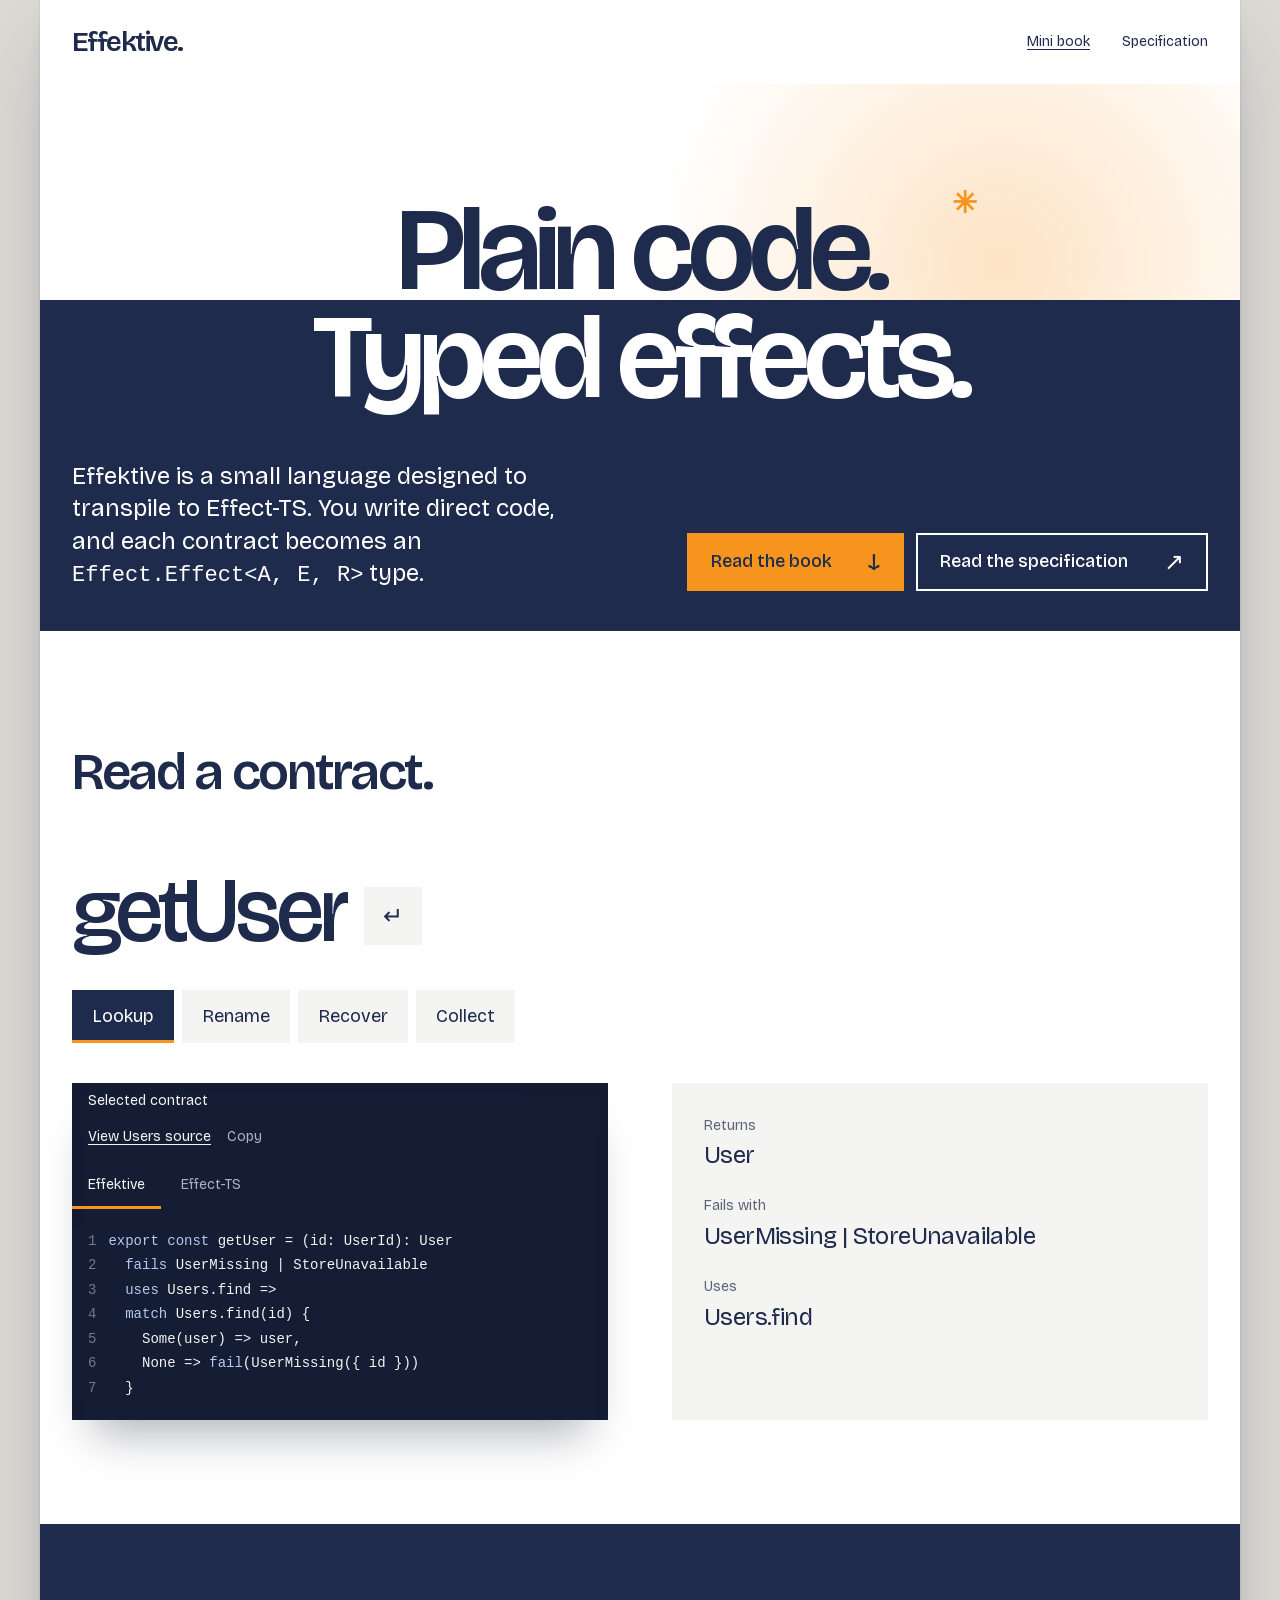
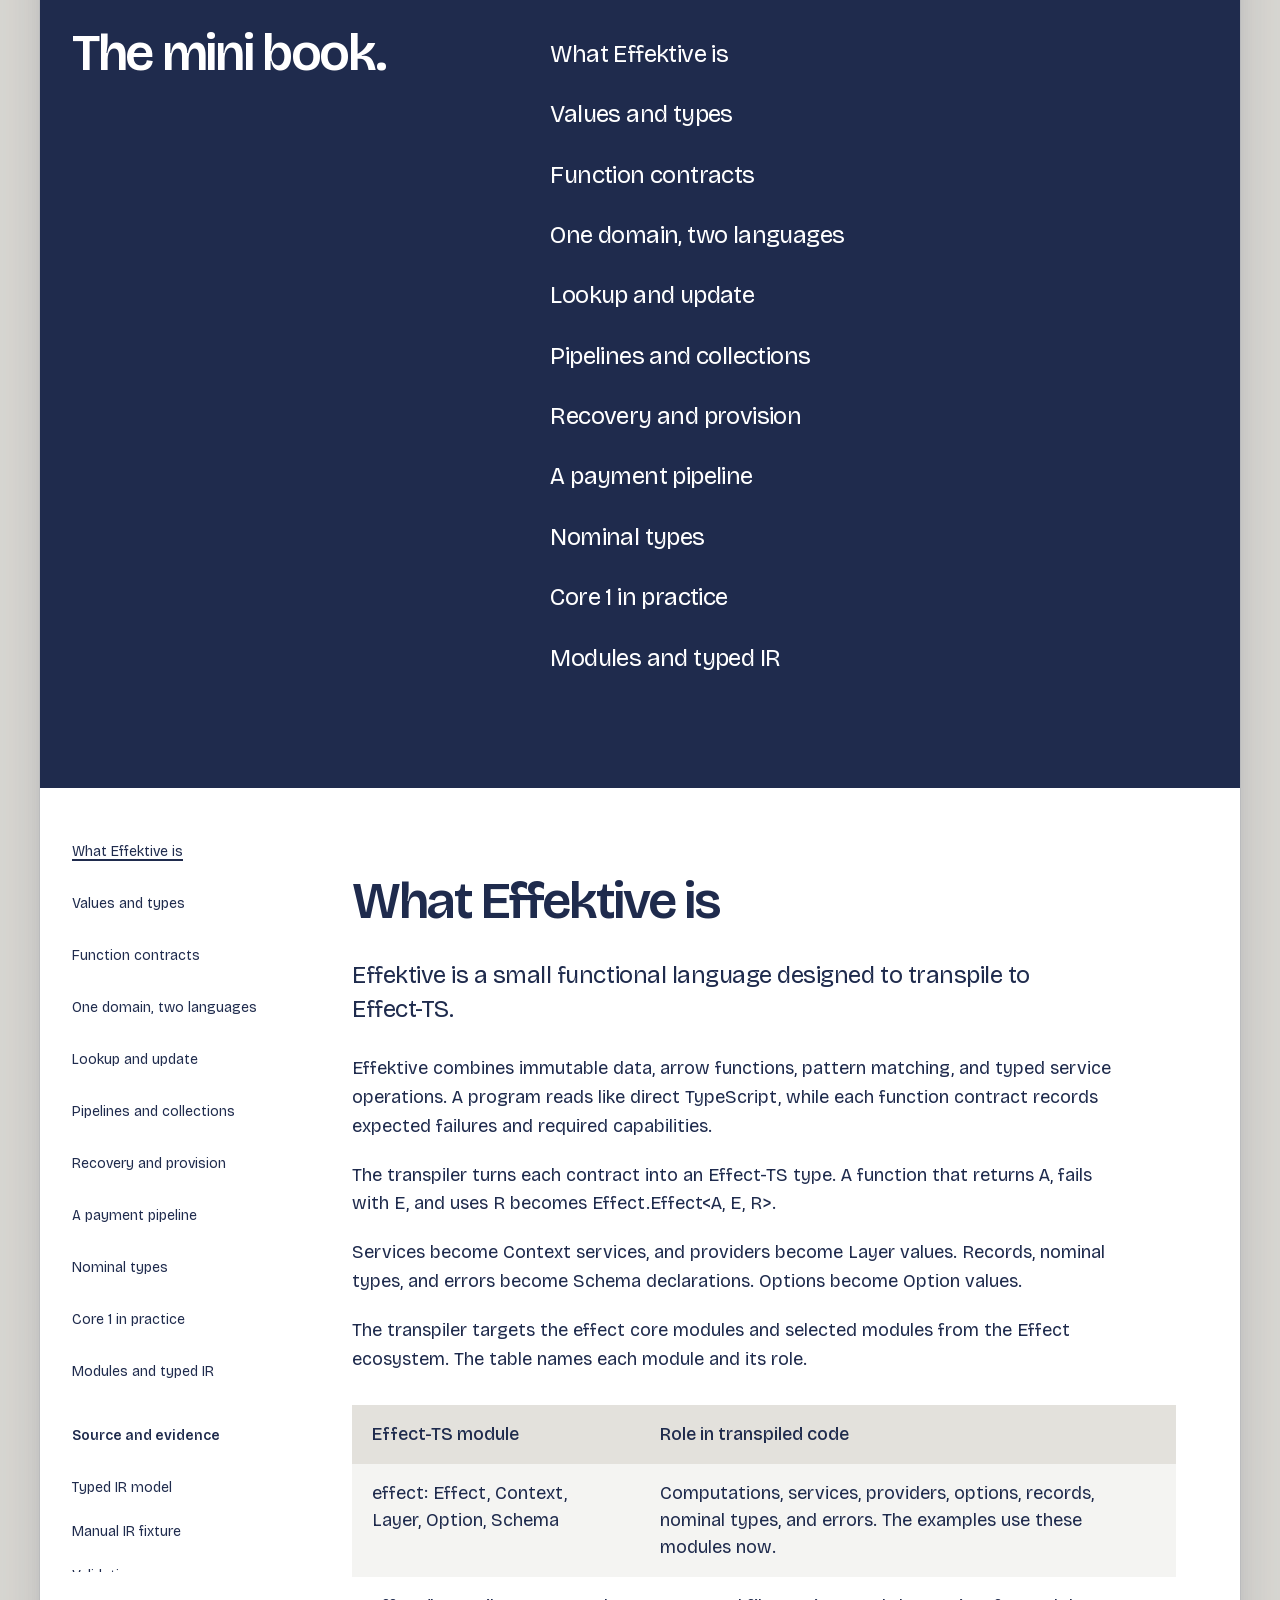
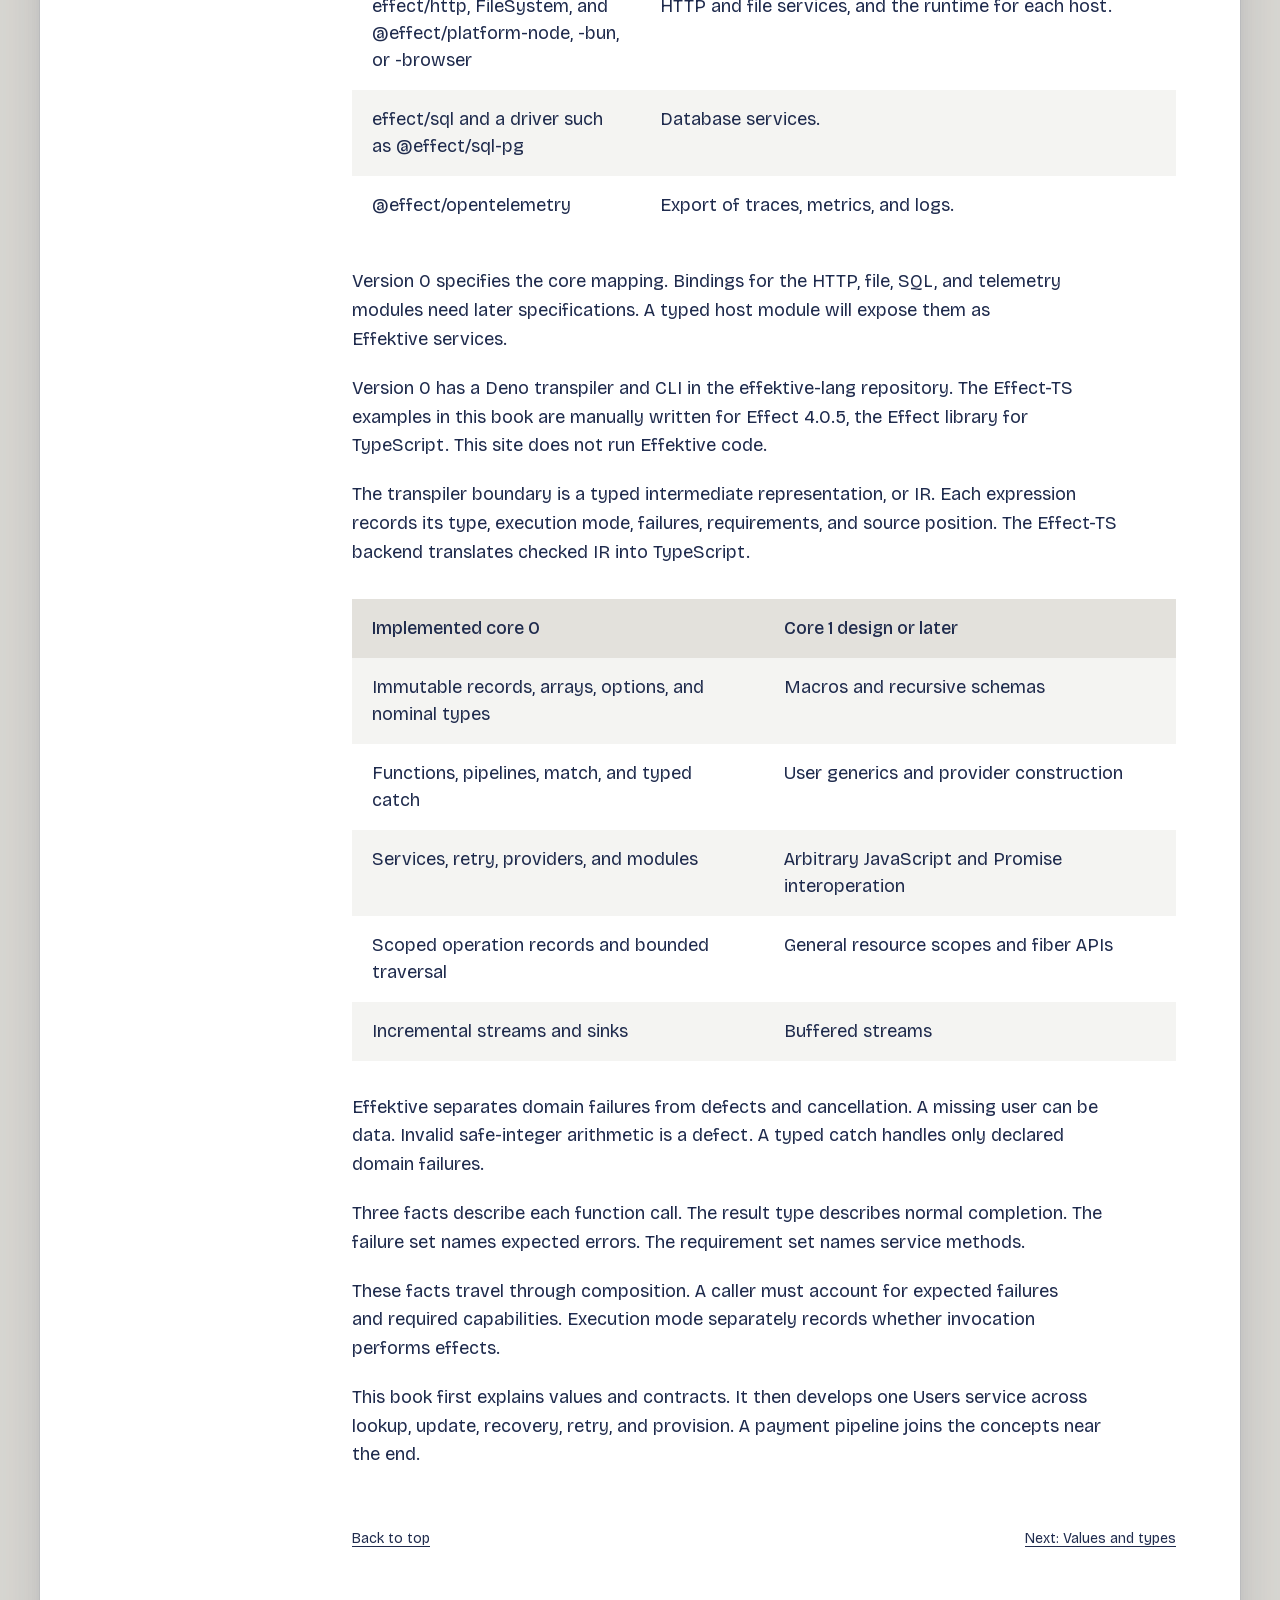
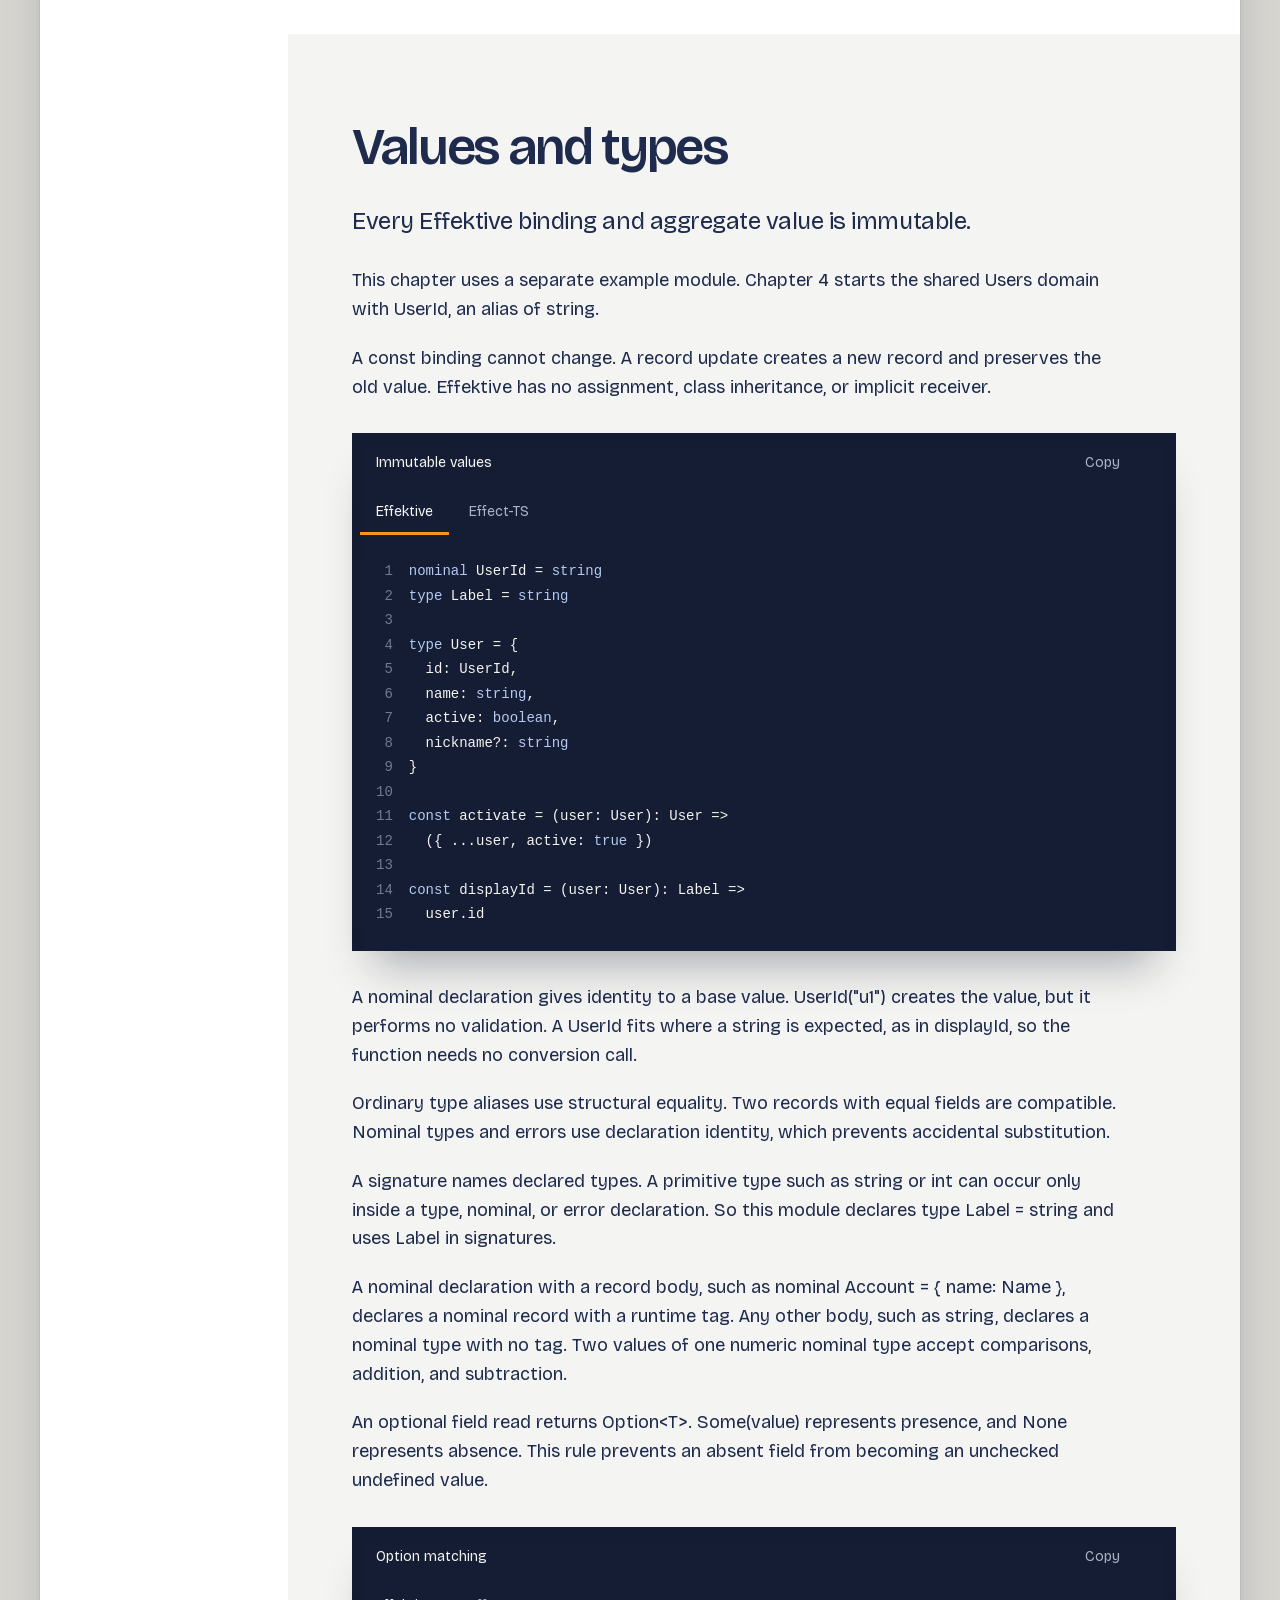
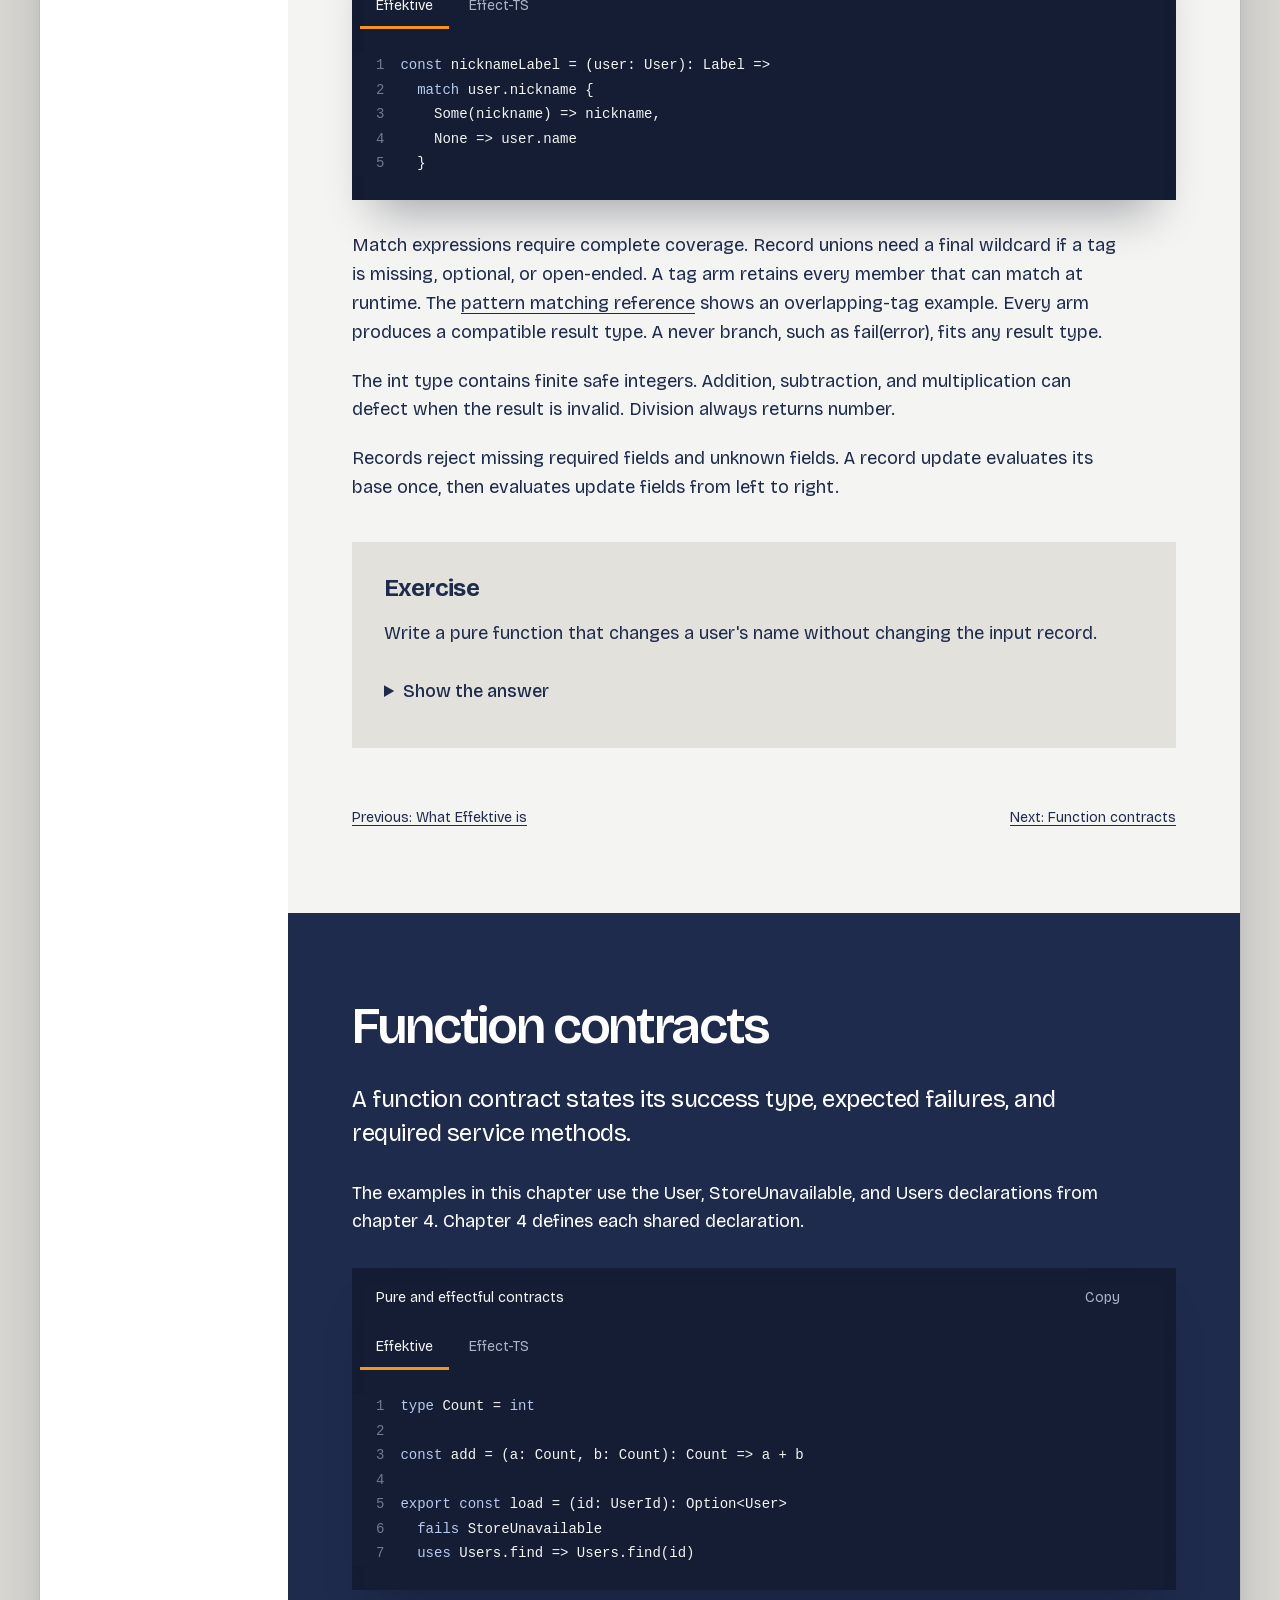
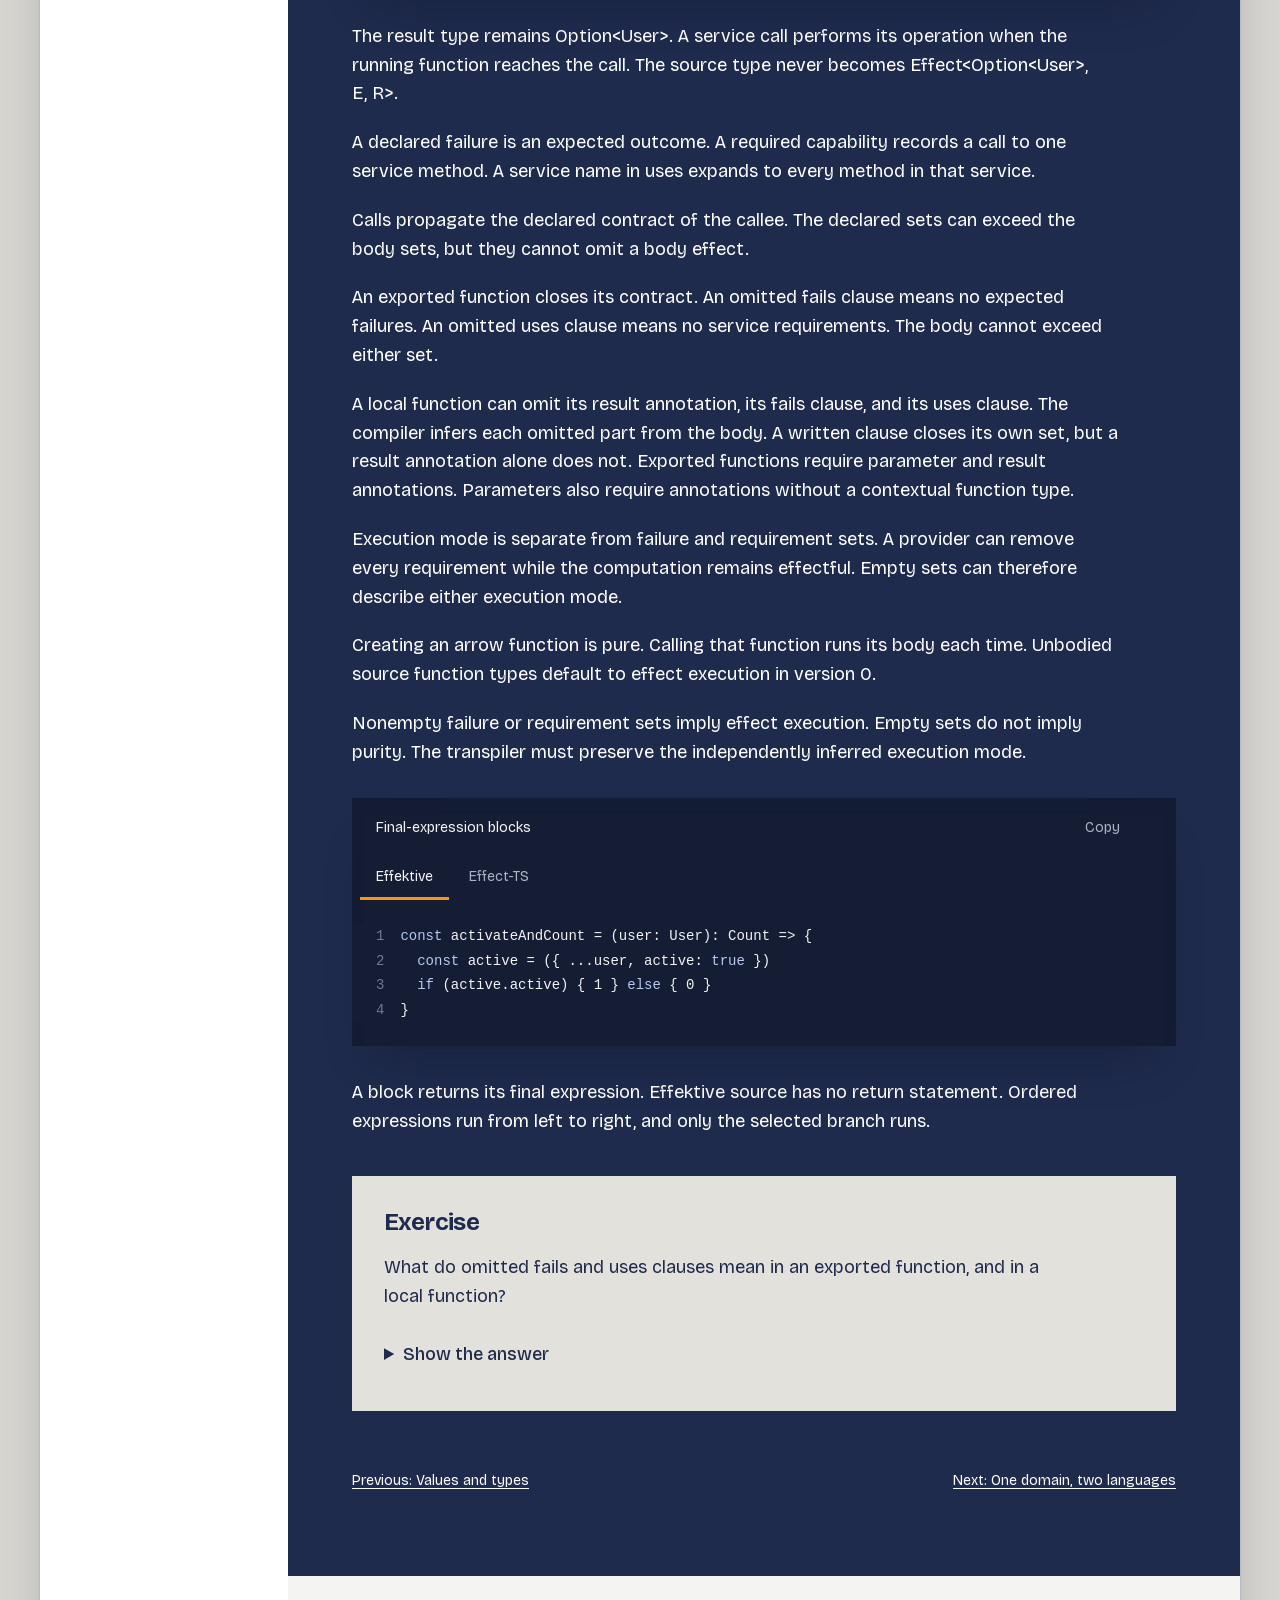
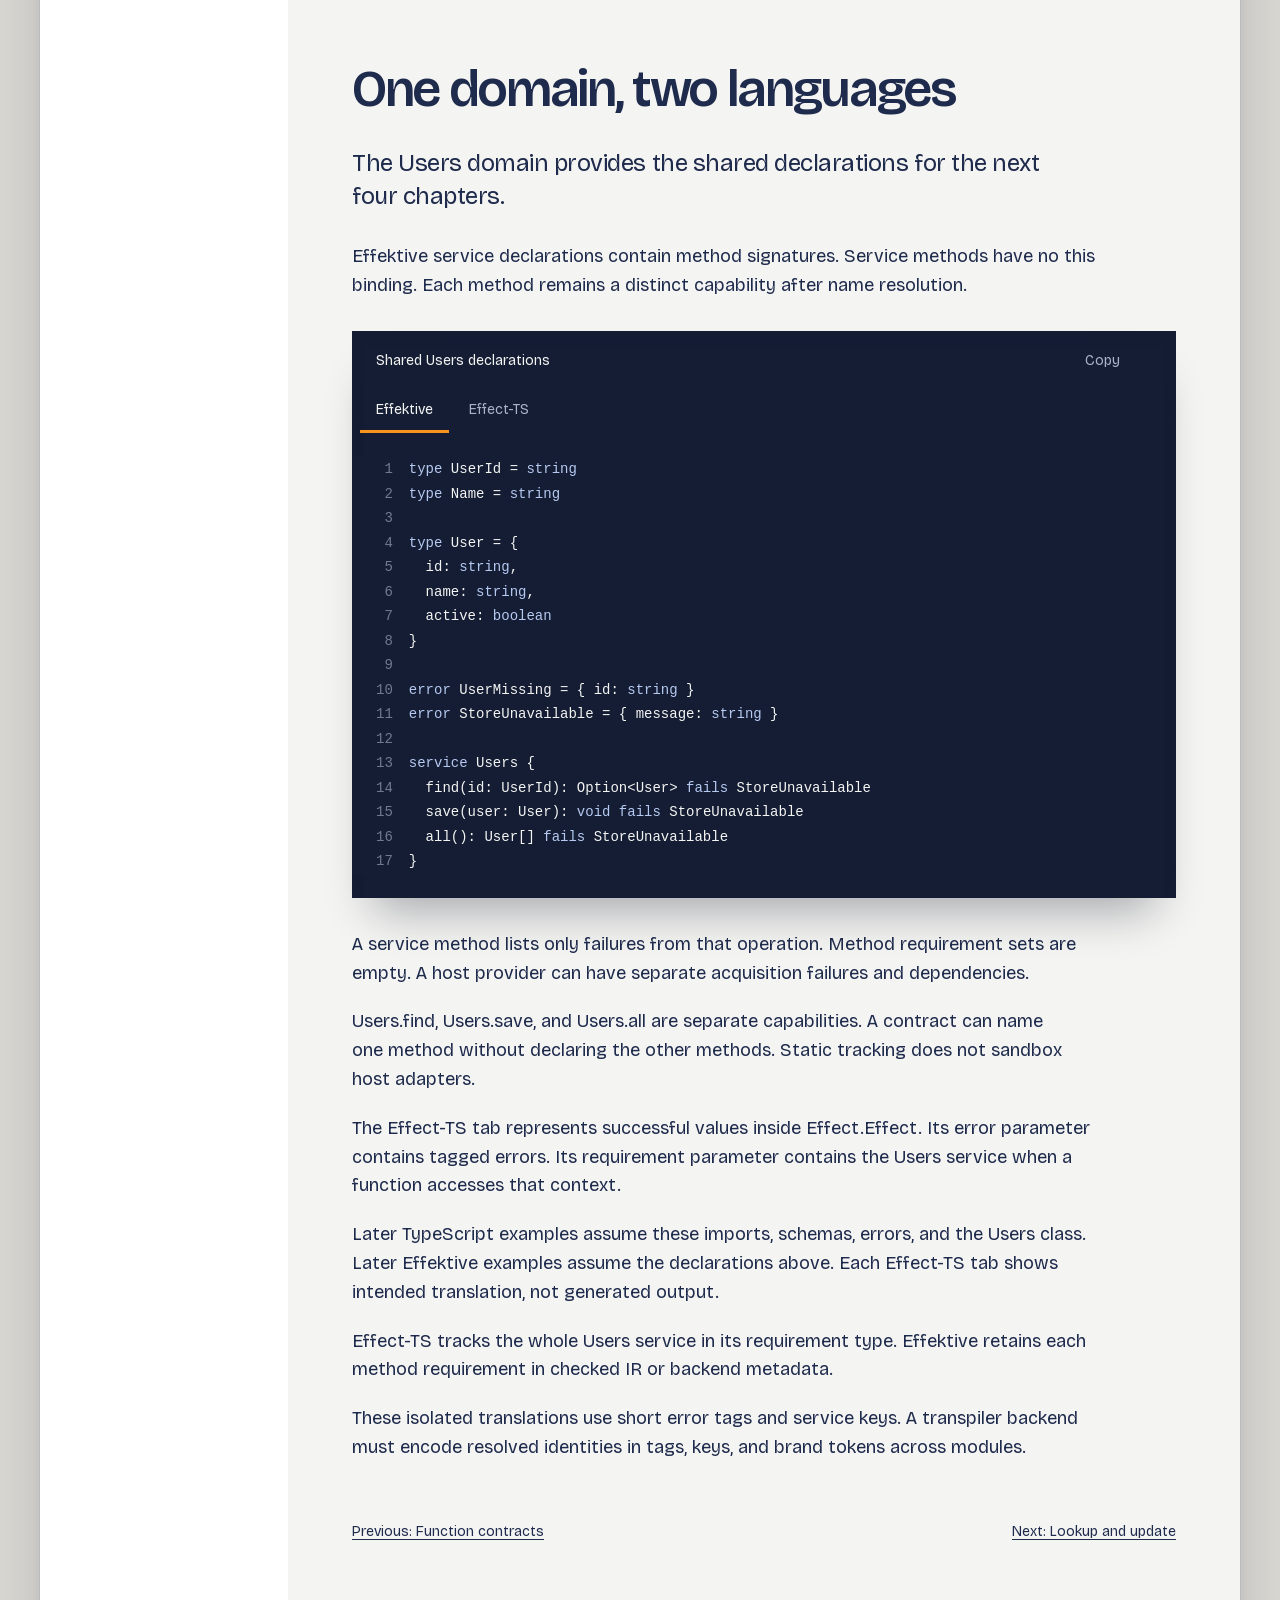
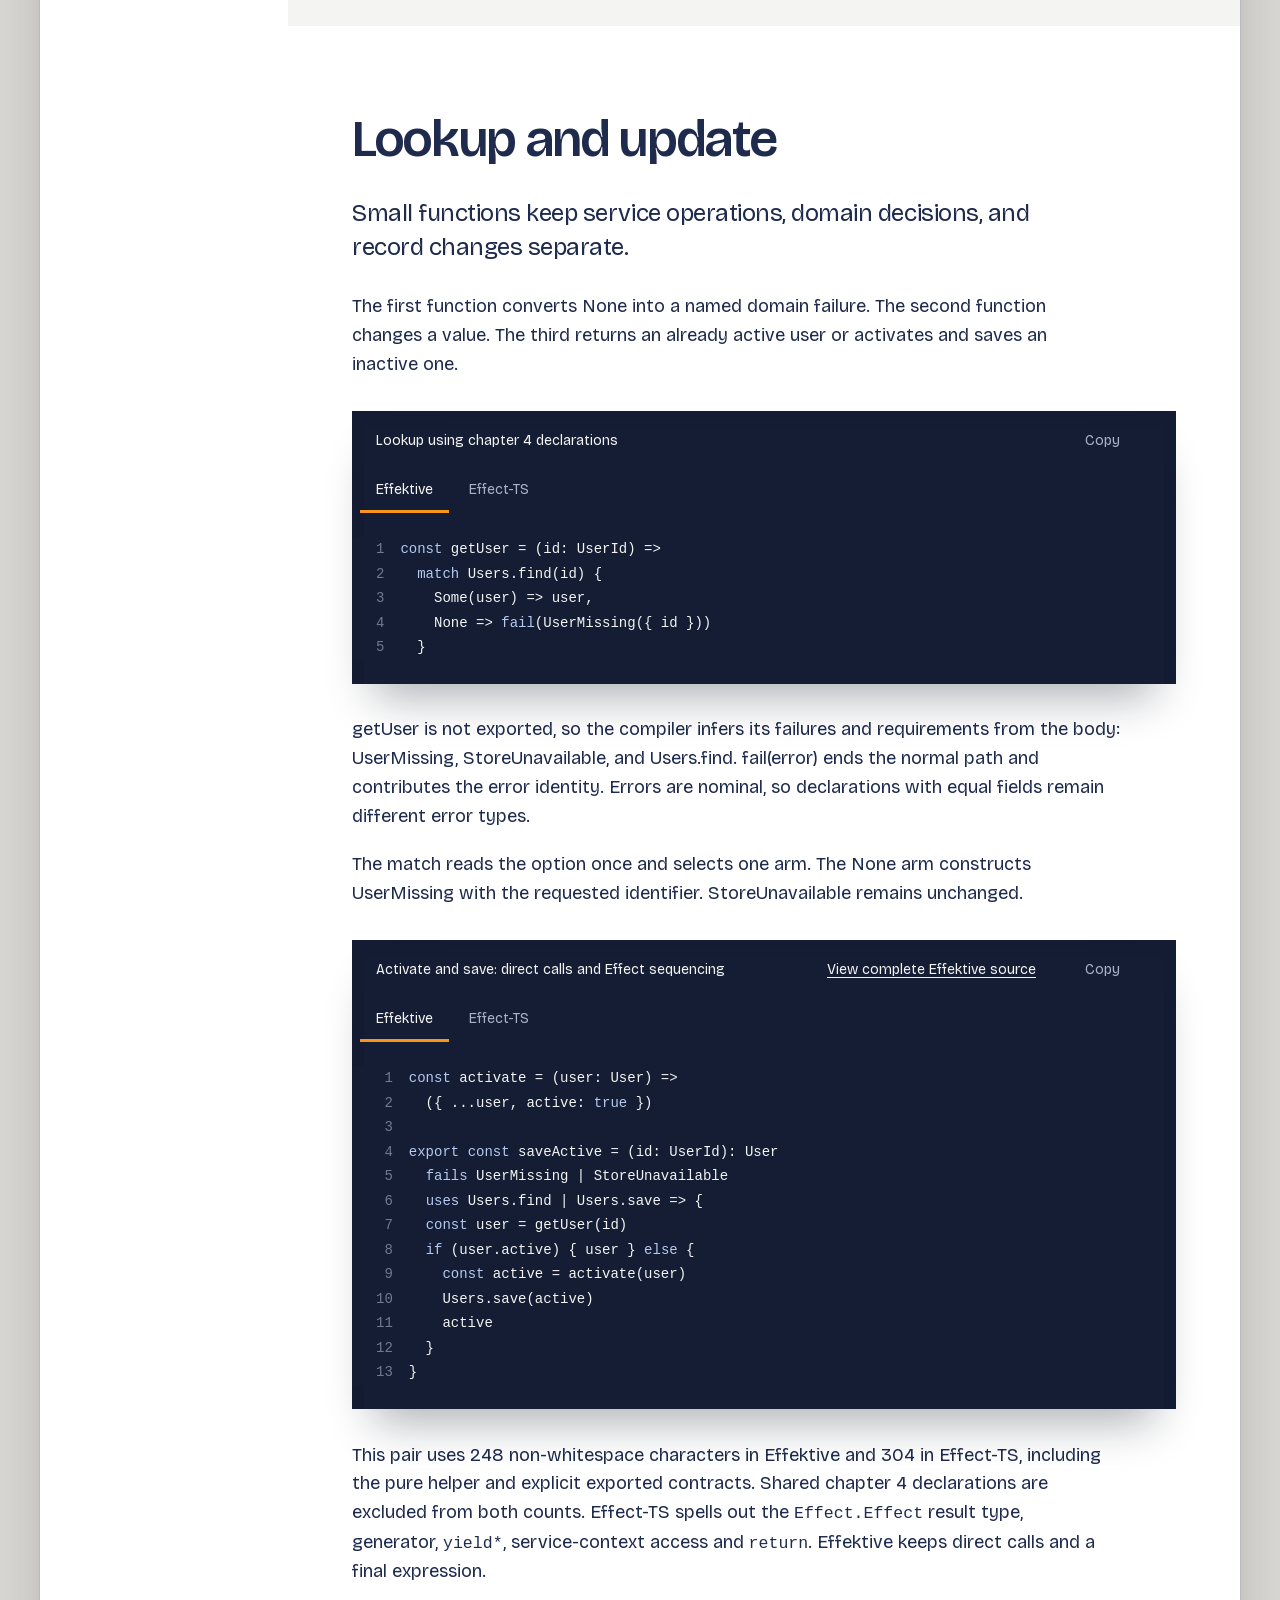
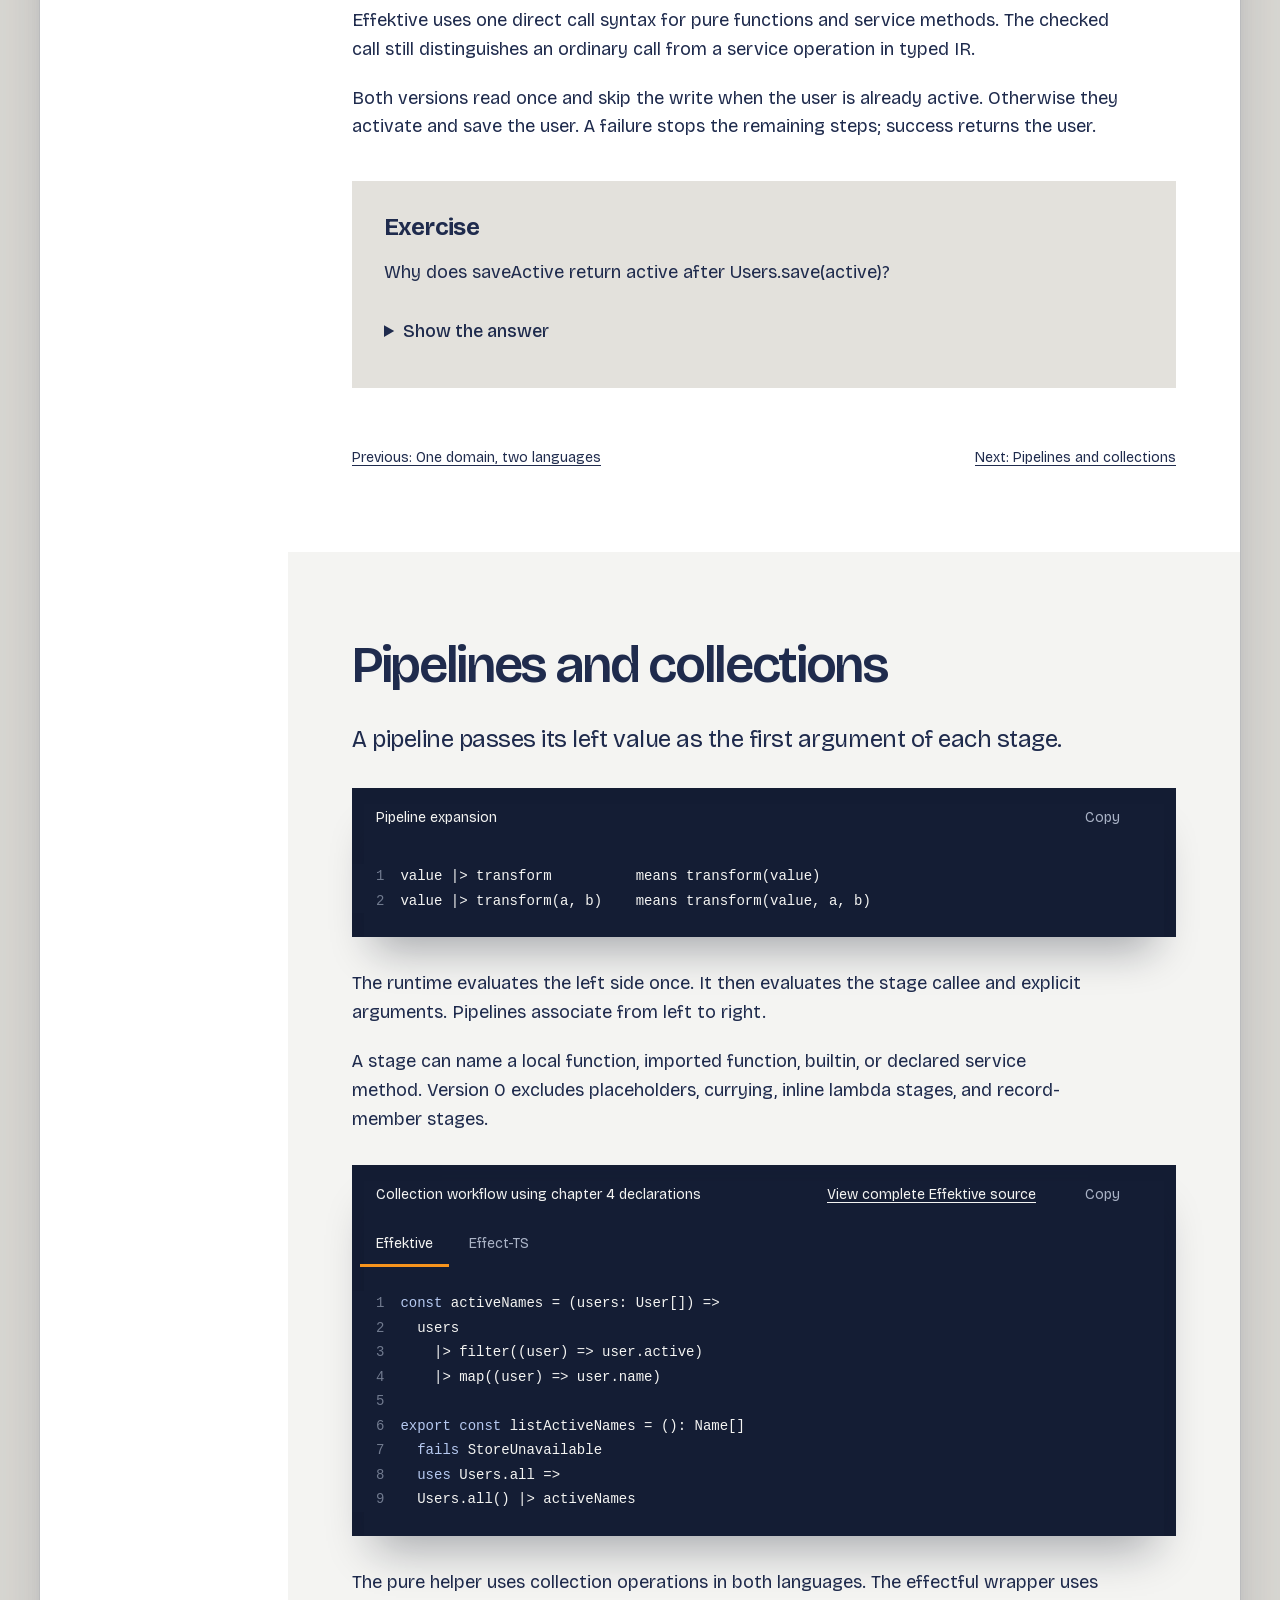
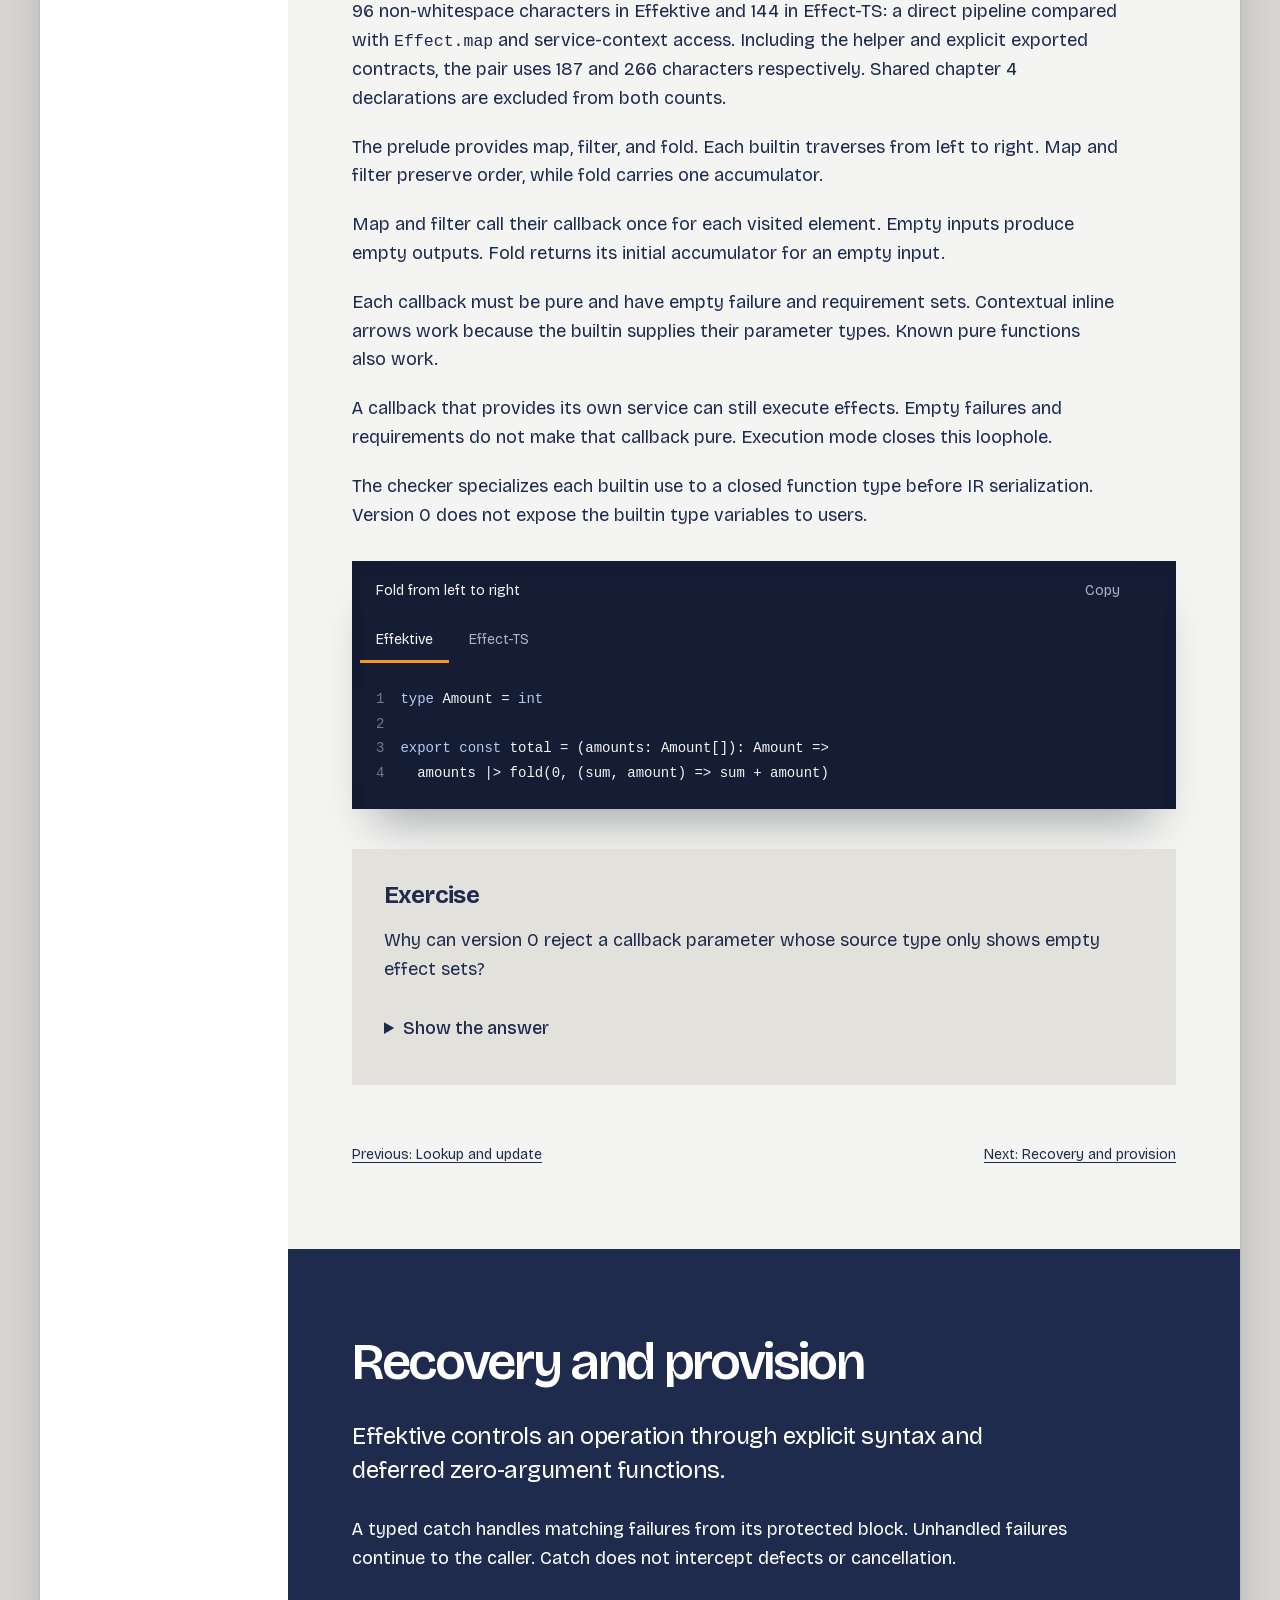
<file: public/index.html>
<!doctype html>
<html lang="en"><head><meta charset="utf-8"><meta name="viewport" content="width=device-width, initial-scale=1"><meta name="description" content="Effektive is a small language designed to transpile to Effect-TS. Eleven chapters pair Effektive source with its intended Effect-TS output."><title>Effektive - Mini book</title><link rel="canonical" href="https://effektive.timok.deno.net/"><meta property="og:site_name" content="Effektive"><meta property="og:type" content="website"><meta property="og:title" content="Effektive - Mini book"><meta property="og:description" content="Effektive is a small language designed to transpile to Effect-TS. Eleven chapters pair Effektive source with its intended Effect-TS output."><meta property="og:url" content="https://effektive.timok.deno.net/"><meta property="og:image:width" content="1200"><meta property="og:image:height" content="630"><meta property="og:image:alt" content="Effektive. Plain code. Typed effects. A small language designed to transpile to Effect-TS."><meta property="og:image" content="https://effektive.timok.deno.net/og-image.png"><meta name="twitter:card" content="summary_large_image"><meta name="twitter:title" content="Effektive - Mini book"><meta name="twitter:description" content="Effektive is a small language designed to transpile to Effect-TS. Eleven chapters pair Effektive source with its intended Effect-TS output."><meta name="twitter:image" content="https://effektive.timok.deno.net/og-image.png"><meta name="twitter:image:alt" content="Effektive. Plain code. Typed effects. A small language designed to transpile to Effect-TS."><script type="application/ld+json">{"@context":"https://schema.org","@graph":[{"@type":"WebSite","@id":"https://effektive.timok.deno.net/#website","name":"Effektive","url":"https://effektive.timok.deno.net/","description":"Effektive is a small language designed to transpile to Effect-TS. Eleven chapters pair Effektive source with its intended Effect-TS output.","inLanguage":"en"},{"@type":"TechArticle","@id":"https://effektive.timok.deno.net/#book","headline":"Effektive mini book","name":"Effektive - Mini book","description":"Effektive is a small language designed to transpile to Effect-TS. Eleven chapters pair Effektive source with its intended Effect-TS output.","url":"https://effektive.timok.deno.net/","image":"https://effektive.timok.deno.net/og-image.png","inLanguage":"en","isPartOf":{"@id":"https://effektive.timok.deno.net/#website"}}]}</script><link rel="icon" href="data:,"><link rel="stylesheet" href="site.css?v=0.8.0"><script src="site.js?v=0.8.0" defer></script></head>
<body id="top" class="book-page"><a class="skip" href="#content">Skip to content</a>
<header class="topbar"><a class="brand" href="index.html">Effektive<span class="brand-period" aria-hidden="true">.</span></a><nav class="toplinks" aria-label="Documents"><a href="index.html" aria-current="page">Mini book</a><a href="effektive-spec.html">Specification</a></nav></header>
<main id="site-content"><section class="hero" aria-labelledby="hero-heading"><div class="hero-type"><h1 id="hero-heading"><span>Plain code.</span><span>Typed effects.</span><i class="hero-spark" aria-hidden="true">✳︎</i></h1></div><div class="hero-bottom"><p class="subtitle">Effektive is a small language designed to transpile to Effect-TS. You write direct code, and each contract becomes an <code>Effect.Effect&lt;A, E, R&gt;</code> type.</p><div class="hero-actions"><a class="button primary-action" href="#orientation">Read the book <span aria-hidden="true">↓</span></a><a class="button secondary-action" href="effektive-spec.html">Read the specification <span aria-hidden="true">↗</span></a></div></div></section><section class="showcase" id="contracts-explorer" aria-labelledby="explorer-heading"><h2 id="explorer-heading">Read a contract.</h2><form data-contract-explorer><div class="contract-controls" hidden><label class="visually-hidden" for="contract-function">Function name</label><div class="function-input"><input id="contract-function" name="function" value="getUser" list="function-names" autocomplete="off" spellcheck="false" aria-describedby="contract-message"><button type="submit" aria-label="Show function contract">↵</button></div><datalist id="function-names"><option value="getUser"></option><option value="rename"></option><option value="displayName"></option><option value="activeNames"></option></datalist><div class="function-choices" aria-label="Example functions"><button type="button" data-function="getUser" aria-pressed="true">Lookup</button><button type="button" data-function="rename" aria-pressed="false">Rename</button><button type="button" data-function="displayName" aria-pressed="false">Recover</button><button type="button" data-function="activeNames" aria-pressed="false">Collect</button></div></div><div class="contract-result"><span class="contract-signal" aria-hidden="true"></span><figure class="code contract-source" data-ui data-tabs data-check="explorer-getUser" data-check-requires="users-declarations"><figcaption>Selected contract <a href="effektive-examples/users.eff">View Users source</a></figcaption><div class="code-panel" data-tab="Effektive"><pre id="contract-source" tabindex="0"><code class="language-effektive">export const getUser = (id: UserId): User
  fails UserMissing | StoreUnavailable
  uses Users.find =&gt;
  match Users.find(id) {
    Some(user) =&gt; user,
    None =&gt; fail(UserMissing({ id }))
  }</code></pre></div><div class="code-panel" data-tab="Effect-TS" data-check-id="explorer-getUser"><pre id="contract-effect" tabindex="0"><code class="language-typescript">const getUser = (id: UserId): Effect.Effect&lt;
  User,
  UserMissing | StoreUnavailable,
  Users
&gt; =&gt;
  Effect.flatMap(
    Users.use((users) =&gt; users.find(id)),
    (found) =&gt; Option.match(found, {
      onNone: () =&gt; Effect.fail(new UserMissing({ id })),
      onSome: (user) =&gt; Effect.succeed(user)
    })
  )</code></pre></div></figure><div class="contract-reading" aria-live="polite" aria-atomic="true"><dl><div><dt>Returns</dt><dd id="contract-success">User</dd></div><div><dt>Fails with</dt><dd id="contract-failures">UserMissing | StoreUnavailable</dd></div><div><dt>Uses</dt><dd id="contract-uses">Users.find</dd></div></dl></div></div><p id="contract-message" role="status"></p></form></section><section class="book-index" id="book" aria-labelledby="book-heading"><h2 id="book-heading">The mini book.</h2><nav class="chapter-index" aria-label="Book chapters"><a href="#orientation">What Effektive is</a><a href="#values">Values and types</a><a href="#contracts">Function contracts</a><a href="#users-foundation">One domain, two languages</a><a href="#lookup-update">Lookup and update</a><a href="#pipelines-collections">Pipelines and collections</a><a href="#control">Recovery and provision</a><a href="#payment">A payment pipeline</a><a href="#nominal-types">Nominal types</a><a href="#core1-showcase">Core 1 in practice</a><a href="#modules-reference">Modules and typed IR</a></nav></section><div class="layout" id="reader"><details class="contents-menu"><summary>Chapters</summary><nav class="contents mobile-contents" aria-label="Mobile contents"><ol><li><a href="#orientation">What Effektive is</a></li><li><a href="#values">Values and types</a></li><li><a href="#contracts">Function contracts</a></li><li><a href="#users-foundation">One domain, two languages</a></li><li><a href="#lookup-update">Lookup and update</a></li><li><a href="#pipelines-collections">Pipelines and collections</a></li><li><a href="#control">Recovery and provision</a></li><li><a href="#payment">A payment pipeline</a></li><li><a href="#nominal-types">Nominal types</a></li><li><a href="#core1-showcase">Core 1 in practice</a></li><li><a href="#modules-reference">Modules and typed IR</a></li></ol><p class="contents-title resources-title">Source and evidence</p><a class="resource" href="typed-ir.ts">Typed IR model</a><a class="resource" href="log.ir.json">Manual IR fixture</a><a class="resource" href="effektive-validation.txt">Validation scope</a><a class="resource" href="effektive-examples/users.eff">Users example</a><a class="resource" href="effektive-examples/pay.eff">Payment example</a><a class="resource" href="effektive-examples/core1.eff">Core 1 example</a><a class="resource" href="effektive-examples/main.eff">Application boundary</a></nav></details><nav class="contents" aria-label="Contents"><ol><li><a href="#orientation">What Effektive is</a></li><li><a href="#values">Values and types</a></li><li><a href="#contracts">Function contracts</a></li><li><a href="#users-foundation">One domain, two languages</a></li><li><a href="#lookup-update">Lookup and update</a></li><li><a href="#pipelines-collections">Pipelines and collections</a></li><li><a href="#control">Recovery and provision</a></li><li><a href="#payment">A payment pipeline</a></li><li><a href="#nominal-types">Nominal types</a></li><li><a href="#core1-showcase">Core 1 in practice</a></li><li><a href="#modules-reference">Modules and typed IR</a></li></ol><p class="contents-title resources-title">Source and evidence</p><a class="resource" href="typed-ir.ts">Typed IR model</a><a class="resource" href="log.ir.json">Manual IR fixture</a><a class="resource" href="effektive-validation.txt">Validation scope</a><a class="resource" href="effektive-examples/users.eff">Users example</a><a class="resource" href="effektive-examples/pay.eff">Payment example</a><a class="resource" href="effektive-examples/core1.eff">Core 1 example</a><a class="resource" href="effektive-examples/main.eff">Application boundary</a></nav>
<article class="main" id="content"><section class="section" id="orientation" aria-labelledby="heading-orientation"><h2 id="heading-orientation">What Effektive is</h2><p class="lead">Effektive is a small functional language designed to transpile to Effect-TS.</p><p>Effektive combines immutable data, arrow functions, pattern matching, and typed service operations. A program reads like direct TypeScript, while each function contract records expected failures and required capabilities.</p>
<p>The transpiler turns each contract into an Effect-TS type. A function that returns A, fails with E, and uses R becomes Effect.Effect&lt;A, E, R&gt;.</p>
<p>Services become Context services, and providers become Layer values. Records, nominal types, and errors become Schema declarations. Options become Option values.</p>
<p>The transpiler targets the effect core modules and selected modules from the Effect ecosystem. The table names each module and its role.</p>
<div class="table-wrap"><table><thead><tr><th scope="col">Effect-TS module</th><th scope="col">Role in transpiled code</th></tr></thead><tbody><tr><td>effect: Effect, Context, Layer, Option, Schema</td><td>Computations, services, providers, options, records, nominal types, and errors. The examples use these modules now.</td></tr><tr><td>effect/http, FileSystem, and @effect/platform-node, -bun, or -browser</td><td>HTTP and file services, and the runtime for each host.</td></tr><tr><td>effect/sql and a driver such as @effect/sql-pg</td><td>Database services.</td></tr><tr><td>@effect/opentelemetry</td><td>Export of traces, metrics, and logs.</td></tr></tbody></table></div>
<p>Version 0 specifies the core mapping. Bindings for the HTTP, file, SQL, and telemetry modules need later specifications. A typed host module will expose them as Effektive services.</p>
<p>Version 0 has a Deno transpiler and CLI in the effektive-lang repository. The Effect-TS examples in this book are manually written for Effect 4.0.5, the Effect library for TypeScript. This site does not run Effektive code.</p>
<p>The transpiler boundary is a typed intermediate representation, or IR. Each expression records its type, execution mode, failures, requirements, and source position. The Effect-TS backend translates checked IR into TypeScript.</p>
<div class="table-wrap"><table class="peers"><thead><tr><th scope="col">Implemented core 0</th><th scope="col">Core 1 design or later</th></tr></thead><tbody><tr><td>Immutable records, arrays, options, and nominal types</td><td>Macros and recursive schemas</td></tr><tr><td>Functions, pipelines, match, and typed catch</td><td>User generics and provider construction</td></tr><tr><td>Services, retry, providers, and modules</td><td>Arbitrary JavaScript and Promise interoperation</td></tr><tr><td>Scoped operation records and bounded traversal</td><td>General resource scopes and fiber APIs</td></tr><tr><td>Incremental streams and sinks</td><td>Buffered streams</td></tr></tbody></table></div>
<p>Effektive separates domain failures from defects and cancellation. A missing user can be data. Invalid safe-integer arithmetic is a defect. A typed catch handles only declared domain failures.</p>
<p>Three facts describe each function call. The result type describes normal completion. The failure set names expected errors. The requirement set names service methods.</p>
<p>These facts travel through composition. A caller must account for expected failures and required capabilities. Execution mode separately records whether invocation performs effects.</p>
<p>This book first explains values and contracts. It then develops one Users service across lookup, update, recovery, retry, and provision. A payment pipeline joins the concepts near the end.</p><nav class="section-nav" aria-label="Navigation for section 1"><a href="#top">Back to top</a><a href="#values">Next: Values and types</a></nav></section><section class="section" id="values" aria-labelledby="heading-values"><h2 id="heading-values">Values and types</h2><p class="lead">Every Effektive binding and aggregate value is immutable.</p><p>This chapter uses a separate example module. Chapter 4 starts the shared Users domain with UserId, an alias of string.</p>
<p>A const binding cannot change. A record update creates a new record and preserves the old value. Effektive has no assignment, class inheritance, or implicit receiver.</p>
<figure data-ui class="code" data-tabs data-check="book-values"><figcaption>Immutable values</figcaption><div class="code-panel" data-tab="Effektive"><pre tabindex="0"><code class="language-effektive">nominal UserId = string
type Label = string

type User = {
  id: UserId,
  name: string,
  active: boolean,
  nickname?: string
}

const activate = (user: User): User =&gt;
  ({ ...user, active: true })

const displayId = (user: User): Label =&gt;
  user.id</code></pre></div><div class="code-panel" data-tab="Effect-TS" data-check-id="book-values"><pre tabindex="0"><code class="language-typescript">import { Schema } from &quot;effect&quot;

const UserId = Schema.String.pipe(Schema.brand(&quot;UserId&quot;))
type UserId = typeof UserId.Type

type Label = string

const User = Schema.Struct({
  id: UserId,
  name: Schema.String,
  active: Schema.Boolean,
  nickname: Schema.optionalKey(Schema.String)
})
type User = typeof User.Type

const activate = (user: User): User =&gt;
  ({ ...user, active: true })

const displayId = (user: User): Label =&gt;
  user.id</code></pre></div></figure>
<p>A nominal declaration gives identity to a base value. UserId(&quot;u1&quot;) creates the value, but it performs no validation. A UserId fits where a string is expected, as in displayId, so the function needs no conversion call.</p>
<p>Ordinary type aliases use structural equality. Two records with equal fields are compatible. Nominal types and errors use declaration identity, which prevents accidental substitution.</p>
<p>A signature names declared types. A primitive type such as string or int can occur only inside a type, nominal, or error declaration. So this module declares type Label = string and uses Label in signatures.</p>
<p>A nominal declaration with a record body, such as nominal Account = { name: Name }, declares a nominal record with a runtime tag. Any other body, such as string, declares a nominal type with no tag. Two values of one numeric nominal type accept comparisons, addition, and subtraction.</p>
<p>An optional field read returns Option&lt;T&gt;. Some(value) represents presence, and None represents absence. This rule prevents an absent field from becoming an unchecked undefined value.</p>
<figure data-ui class="code" data-tabs data-check="book-option" data-check-requires="book-values"><figcaption>Option matching</figcaption><div class="code-panel" data-tab="Effektive"><pre tabindex="0"><code class="language-effektive">const nicknameLabel = (user: User): Label =&gt;
  match user.nickname {
    Some(nickname) =&gt; nickname,
    None =&gt; user.name
  }</code></pre></div><div class="code-panel" data-tab="Effect-TS"><pre tabindex="0"><code class="language-typescript">import { Option } from &quot;effect&quot;

const nicknameLabel = (user: User): Label =&gt;
  Option.match(Option.fromUndefinedOr(user.nickname), {
    onNone: () =&gt; user.name,
    onSome: (nickname) =&gt; nickname
  })</code></pre></div></figure>
<p>Match expressions require complete coverage. Record unions need a final wildcard if a tag is missing, optional, or open-ended. A tag arm retains every member that can match at runtime. The <a href="effektive-spec.html#matching">pattern matching reference</a> shows an overlapping-tag example. Every arm produces a compatible result type. A never branch, such as fail(error), fits any result type.</p>
<p>The int type contains finite safe integers. Addition, subtraction, and multiplication can defect when the result is invalid. Division always returns number.</p>
<p>Records reject missing required fields and unknown fields. A record update evaluates its base once, then evaluates update fields from left to right.</p>
<aside class="exercise"><h3>Exercise</h3><p>Write a pure function that changes a user&#x27;s name without changing the input record.</p><details><summary>Show the answer</summary><pre><code>type Name = string

const rename = (user: User, name: Name): User =&gt; ({ ...user, name })</code></pre></details></aside><nav class="section-nav" aria-label="Navigation for section 2"><a href="#orientation">Previous: What Effektive is</a><a href="#contracts">Next: Function contracts</a></nav></section><section class="section" id="contracts" aria-labelledby="heading-contracts"><h2 id="heading-contracts">Function contracts</h2><p class="lead">A function contract states its success type, expected failures, and required service methods.</p><p>The examples in this chapter use the User, StoreUnavailable, and Users declarations from chapter 4. Chapter 4 defines each shared declaration.</p>
<figure data-ui class="code" data-tabs data-check="book-contracts" data-check-requires="users-declarations"><figcaption>Pure and effectful contracts</figcaption><div class="code-panel" data-tab="Effektive"><pre tabindex="0"><code class="language-effektive">type Count = int

const add = (a: Count, b: Count): Count =&gt; a + b

export const load = (id: UserId): Option&lt;User&gt;
  fails StoreUnavailable
  uses Users.find =&gt; Users.find(id)</code></pre></div><div class="code-panel" data-tab="Effect-TS" data-check-id="book-contracts"><pre tabindex="0"><code class="language-typescript">type Count = number

const add = (a: Count, b: Count): Count =&gt; a + b

export const load = (id: UserId): Effect.Effect&lt;
  Option.Option&lt;User&gt;,
  StoreUnavailable,
  Users
&gt; =&gt; Users.use((users) =&gt; users.find(id))</code></pre></div></figure>
<p>The result type remains Option&lt;User&gt;. A service call performs its operation when the running function reaches the call. The source type never becomes Effect&lt;Option&lt;User&gt;, E, R&gt;.</p>
<p>A declared failure is an expected outcome. A required capability records a call to one service method. A service name in uses expands to every method in that service.</p>
<p>Calls propagate the declared contract of the callee. The declared sets can exceed the body sets, but they cannot omit a body effect.</p>
<p>An exported function closes its contract. An omitted fails clause means no expected failures. An omitted uses clause means no service requirements. The body cannot exceed either set.</p>
<p>A local function can omit its result annotation, its fails clause, and its uses clause. The compiler infers each omitted part from the body. A written clause closes its own set, but a result annotation alone does not. Exported functions require parameter and result annotations. Parameters also require annotations without a contextual function type.</p>
<p>Execution mode is separate from failure and requirement sets. A provider can remove every requirement while the computation remains effectful. Empty sets can therefore describe either execution mode.</p>
<p>Creating an arrow function is pure. Calling that function runs its body each time. Unbodied source function types default to effect execution in version 0.</p>
<p>Nonempty failure or requirement sets imply effect execution. Empty sets do not imply purity. The transpiler must preserve the independently inferred execution mode.</p>
<figure data-ui class="code" data-tabs data-check="book-blocks" data-check-requires="users-declarations book-contracts"><figcaption>Final-expression blocks</figcaption><div class="code-panel" data-tab="Effektive"><pre tabindex="0"><code class="language-effektive">const activateAndCount = (user: User): Count =&gt; {
  const active = ({ ...user, active: true })
  if (active.active) { 1 } else { 0 }
}</code></pre></div><div class="code-panel" data-tab="Effect-TS"><pre tabindex="0"><code class="language-typescript">const activateAndCount = (user: User): Count =&gt; {
  const active = { ...user, active: true }
  return active.active ? 1 : 0
}</code></pre></div></figure>
<p>A block returns its final expression. Effektive source has no return statement. Ordered expressions run from left to right, and only the selected branch runs.</p>
<aside class="exercise"><h3>Exercise</h3><p>What do omitted fails and uses clauses mean in an exported function, and in a local function?</p><details><summary>Show the answer</summary><p>In an exported function, both sets are empty. The body must handle failures and provide requirements before the function boundary. A local function infers both sets from its body.</p></details></aside><nav class="section-nav" aria-label="Navigation for section 3"><a href="#values">Previous: Values and types</a><a href="#users-foundation">Next: One domain, two languages</a></nav></section><section class="section" id="users-foundation" aria-labelledby="heading-users-foundation"><h2 id="heading-users-foundation">One domain, two languages</h2><p class="lead">The Users domain provides the shared declarations for the next four chapters.</p><p>Effektive service declarations contain method signatures. Service methods have no this binding. Each method remains a distinct capability after name resolution.</p>
<figure data-ui class="code" data-tabs data-check="users"><figcaption>Shared Users declarations</figcaption><div class="code-panel" data-tab="Effektive"><pre tabindex="0"><code class="language-effektive">type UserId = string
type Name = string

type User = {
  id: string,
  name: string,
  active: boolean
}

error UserMissing = { id: string }
error StoreUnavailable = { message: string }

service Users {
  find(id: UserId): Option&lt;User&gt; fails StoreUnavailable
  save(user: User): void fails StoreUnavailable
  all(): User[] fails StoreUnavailable
}</code></pre></div><div class="code-panel" data-tab="Effect-TS" data-check-id="users-declarations"><pre tabindex="0"><code class="language-typescript">import { Context, Effect, Option, Schema } from &quot;effect&quot;

type UserId = string
type Name = string

const User = Schema.Struct({
  id: Schema.String,
  name: Schema.String,
  active: Schema.Boolean
})
type User = typeof User.Type

class UserMissing extends Schema.TaggedError&lt;UserMissing&gt;()(
  &quot;UserMissing&quot;,
  { id: Schema.String }
) {}

class StoreUnavailable extends Schema.TaggedError&lt;StoreUnavailable&gt;()(
  &quot;StoreUnavailable&quot;,
  { message: Schema.String }
) {}

class Users extends Context.Service&lt;Users, {
  readonly find: (id: UserId) =&gt; Effect.Effect&lt;
    Option.Option&lt;User&gt;,
    StoreUnavailable
  &gt;
  readonly save: (user: User) =&gt; Effect.Effect&lt;
    void,
    StoreUnavailable
  &gt;
  readonly all: () =&gt; Effect.Effect&lt;
    ReadonlyArray&lt;User&gt;,
    StoreUnavailable
  &gt;
}&gt;()(&quot;Users&quot;) {}</code></pre></div></figure>
<p>A service method lists only failures from that operation. Method requirement sets are empty. A host provider can have separate acquisition failures and dependencies.</p>
<p>Users.find, Users.save, and Users.all are separate capabilities. A contract can name one method without declaring the other methods. Static tracking does not sandbox host adapters.</p>
<p>The Effect-TS tab represents successful values inside Effect.Effect. Its error parameter contains tagged errors. Its requirement parameter contains the Users service when a function accesses that context.</p>
<p>Later TypeScript examples assume these imports, schemas, errors, and the Users class. Later Effektive examples assume the declarations above. Each Effect-TS tab shows intended translation, not generated output.</p>
<p>Effect-TS tracks the whole Users service in its requirement type. Effektive retains each method requirement in checked IR or backend metadata.</p>
<p>These isolated translations use short error tags and service keys. A transpiler backend must encode resolved identities in tags, keys, and brand tokens across modules.</p><nav class="section-nav" aria-label="Navigation for section 4"><a href="#contracts">Previous: Function contracts</a><a href="#lookup-update">Next: Lookup and update</a></nav></section><section class="section" id="lookup-update" aria-labelledby="heading-lookup-update"><h2 id="heading-lookup-update">Lookup and update</h2><p class="lead">Small functions keep service operations, domain decisions, and record changes separate.</p><p>The first function converts None into a named domain failure. The second function changes a value. The third returns an already active user or activates and saves an inactive one.</p>
<figure data-ui class="code" data-tabs data-check="users"><figcaption>Lookup using chapter 4 declarations</figcaption><div class="code-panel" data-tab="Effektive"><pre tabindex="0"><code class="language-effektive">const getUser = (id: UserId) =&gt;
  match Users.find(id) {
    Some(user) =&gt; user,
    None =&gt; fail(UserMissing({ id }))
  }</code></pre></div><div class="code-panel" data-tab="Effect-TS" data-check-id="users-lookup"><pre tabindex="0"><code class="language-typescript">const getUser = (id: UserId): Effect.Effect&lt;
  User,
  UserMissing | StoreUnavailable,
  Users
&gt; =&gt;
  Effect.flatMap(
    Users.use((users) =&gt; users.find(id)),
    (found) =&gt; Option.match(found, {
      onNone: () =&gt; Effect.fail(new UserMissing({ id })),
      onSome: (user) =&gt; Effect.succeed(user)
    })
  )</code></pre></div></figure>
<p>getUser is not exported, so the compiler infers its failures and requirements from the body: UserMissing, StoreUnavailable, and Users.find. fail(error) ends the normal path and contributes the error identity. Errors are nominal, so declarations with equal fields remain different error types.</p>
<p>The match reads the option once and selects one arm. The None arm constructs UserMissing with the requested identifier. StoreUnavailable remains unchanged.</p>
<figure data-ui class="code" data-tabs data-check="users"><figcaption>Activate and save: direct calls and Effect sequencing <a href="effektive-examples/activation.eff">View complete Effektive source</a></figcaption><div class="code-panel" data-tab="Effektive"><pre tabindex="0"><code class="language-effektive">const activate = (user: User) =&gt;
  ({ ...user, active: true })

export const saveActive = (id: UserId): User
  fails UserMissing | StoreUnavailable
  uses Users.find | Users.save =&gt; {
  const user = getUser(id)
  if (user.active) { user } else {
    const active = activate(user)
    Users.save(active)
    active
  }
}</code></pre></div><div class="code-panel" data-tab="Effect-TS" data-check-id="users-update"><pre tabindex="0"><code class="language-typescript">const activate = (user: User): User =&gt;
  ({ ...user, active: true })

export const saveActive = (id: UserId): Effect.Effect&lt;
  User,
  UserMissing | StoreUnavailable,
  Users
&gt; =&gt; Effect.gen(function* () {
  const user = yield* getUser(id)
  if (user.active) return user
  const active = activate(user)
  yield* Users.use((users) =&gt; users.save(active))
  return active
})</code></pre></div></figure>
<p>This pair uses 248 non-whitespace characters in Effektive and 304 in Effect-TS, including the pure helper and explicit exported contracts. Shared chapter 4 declarations are excluded from both counts. Effect-TS spells out the <code>Effect.Effect</code> result type, generator, <code>yield*</code>, service-context access and <code>return</code>. Effektive keeps direct calls and a final expression.</p>
<p>Effektive uses one direct call syntax for pure functions and service methods. The checked call still distinguishes an ordinary call from a service operation in typed IR.</p>
<p>Both versions read once and skip the write when the user is already active. Otherwise they activate and save the user. A failure stops the remaining steps; success returns the user.</p>
<aside class="exercise"><h3>Exercise</h3><p>Why does saveActive return active after Users.save(active)?</p><details><summary>Show the answer</summary><p>The final value supports later composition. The save operation returns void, which cannot carry the updated user.</p></details></aside><nav class="section-nav" aria-label="Navigation for section 5"><a href="#users-foundation">Previous: One domain, two languages</a><a href="#pipelines-collections">Next: Pipelines and collections</a></nav></section><section class="section" id="pipelines-collections" aria-labelledby="heading-pipelines-collections"><h2 id="heading-pipelines-collections">Pipelines and collections</h2><p class="lead">A pipeline passes its left value as the first argument of each stage.</p><figure data-ui class="code neutral"><figcaption>Pipeline expansion</figcaption><pre tabindex="0"><code class="language-text">value |&gt; transform          means transform(value)
value |&gt; transform(a, b)    means transform(value, a, b)</code></pre></figure>
<p>The runtime evaluates the left side once. It then evaluates the stage callee and explicit arguments. Pipelines associate from left to right.</p>
<p>A stage can name a local function, imported function, builtin, or declared service method. Version 0 excludes placeholders, currying, inline lambda stages, and record-member stages.</p>
<figure data-ui class="code" data-tabs data-check="users"><figcaption>Collection workflow using chapter 4 declarations <a href="effektive-examples/active-names.eff">View complete Effektive source</a></figcaption><div class="code-panel" data-tab="Effektive"><pre tabindex="0"><code class="language-effektive">const activeNames = (users: User[]) =&gt;
  users
    |&gt; filter((user) =&gt; user.active)
    |&gt; map((user) =&gt; user.name)

export const listActiveNames = (): Name[]
  fails StoreUnavailable
  uses Users.all =&gt;
  Users.all() |&gt; activeNames</code></pre></div><div class="code-panel" data-tab="Effect-TS" data-check-id="users-collection"><pre tabindex="0"><code class="language-typescript">const activeNames = (
  users: ReadonlyArray&lt;User&gt;
): ReadonlyArray&lt;Name&gt; =&gt;
  users.filter((user) =&gt; user.active).map((user) =&gt; user.name)

export const listActiveNames = (): Effect.Effect&lt;
  ReadonlyArray&lt;Name&gt;,
  StoreUnavailable,
  Users
&gt; =&gt; Effect.map(
  Users.use((users) =&gt; users.all()),
  activeNames
)</code></pre></div></figure>
<p>The pure helper uses collection operations in both languages. The effectful wrapper uses 96 non-whitespace characters in Effektive and 144 in Effect-TS: a direct pipeline compared with <code>Effect.map</code> and service-context access. Including the helper and explicit exported contracts, the pair uses 187 and 266 characters respectively. Shared chapter 4 declarations are excluded from both counts.</p>
<p>The prelude provides map, filter, and fold. Each builtin traverses from left to right. Map and filter preserve order, while fold carries one accumulator.</p>
<p>Map and filter call their callback once for each visited element. Empty inputs produce empty outputs. Fold returns its initial accumulator for an empty input.</p>
<p>Each callback must be pure and have empty failure and requirement sets. Contextual inline arrows work because the builtin supplies their parameter types. Known pure functions also work.</p>
<p>A callback that provides its own service can still execute effects. Empty failures and requirements do not make that callback pure. Execution mode closes this loophole.</p>
<p>The checker specializes each builtin use to a closed function type before IR serialization. Version 0 does not expose the builtin type variables to users.</p>
<figure data-ui class="code" data-tabs data-check="book-fold"><figcaption>Fold from left to right</figcaption><div class="code-panel" data-tab="Effektive"><pre tabindex="0"><code class="language-effektive">type Amount = int

export const total = (amounts: Amount[]): Amount =&gt;
  amounts |&gt; fold(0, (sum, amount) =&gt; sum + amount)</code></pre></div><div class="code-panel" data-tab="Effect-TS"><pre tabindex="0"><code class="language-typescript">type Amount = number

export const total = (amounts: ReadonlyArray&lt;Amount&gt;): Amount =&gt;
  amounts.reduce((sum, amount) =&gt; sum + amount, 0)</code></pre></div></figure>
<aside class="exercise"><h3>Exercise</h3><p>Why can version 0 reject a callback parameter whose source type only shows empty effect sets?</p><details><summary>Show the answer</summary><p>An unbodied function type defaults to effect execution. Version 0 has no source annotation that requires pure execution.</p></details></aside><nav class="section-nav" aria-label="Navigation for section 6"><a href="#lookup-update">Previous: Lookup and update</a><a href="#control">Next: Recovery and provision</a></nav></section><section class="section" id="control" aria-labelledby="heading-control"><h2 id="heading-control">Recovery and provision</h2><p class="lead">Effektive controls an operation through explicit syntax and deferred zero-argument functions.</p><p>A typed catch handles matching failures from its protected block. Unhandled failures continue to the caller. Catch does not intercept defects or cancellation.</p>
<figure data-ui class="code" data-tabs data-check="users"><figcaption>Recovery using chapters 4 and 5 declarations <a href="effektive-examples/activation-label.eff">View complete Effektive source</a></figcaption><div class="code-panel" data-tab="Effektive"><pre tabindex="0"><code class="language-effektive">type Label = string

export const activationLabel = (id: UserId): Label
  fails StoreUnavailable
  uses Users.find | Users.save =&gt;
  try {
    saveActive(id)
    &quot;active&quot;
  } catch {
    UserMissing(error) =&gt; &quot;missing: &quot; + error.id
  }</code></pre></div><div class="code-panel" data-tab="Effect-TS" data-check-id="users-recovery"><pre tabindex="0"><code class="language-typescript">type Label = string

export const activationLabel = (id: UserId): Effect.Effect&lt;
  Label,
  StoreUnavailable,
  Users
&gt; =&gt; Effect.as(saveActive(id), &quot;active&quot;).pipe(
  Effect.catchTag(
    &quot;UserMissing&quot;,
    (error) =&gt; Effect.succeed(&quot;missing: &quot; + error.id)
  )
)</code></pre></div></figure>
<p>This recovery pair uses 181 non-whitespace characters in Effektive and 216 in Effect-TS, including the <code>Label</code> alias and explicit exported contracts. Shared declarations and <code>saveActive</code> are excluded from both counts. The Effect-TS version uses <code>Effect.as</code> to replace a successful result and <code>Effect.catchTag</code> to recover a missing user. Effektive writes the sequence and typed catch directly; both versions let storage failures continue to the caller.</p>
<p>retry requires a deferred operation. The function below runs its first attempt and allows two more attempts. Each attempt can perform the Users.find operation again.</p>
<figure data-ui class="code" data-tabs data-check="users"><figcaption>Retry using chapter 4 declarations <a href="effektive-examples/retry-lookup.eff">View complete Effektive source</a></figcaption><div class="code-panel" data-tab="Effektive"><pre tabindex="0"><code class="language-effektive">export const lookupWithRetry = (id: UserId): Option&lt;User&gt;
  fails StoreUnavailable
  uses Users.find =&gt;
  retry(() =&gt; Users.find(id), { times: 2 })</code></pre></div><div class="code-panel" data-tab="Effect-TS" data-check-id="users-retry"><pre tabindex="0"><code class="language-typescript">export const lookupWithRetry = (id: UserId): Effect.Effect&lt;
  Option.Option&lt;User&gt;,
  StoreUnavailable,
  Users
&gt; =&gt; Effect.retry(
  Users.use((users) =&gt; users.find(id)),
  { times: 2 }
)</code></pre></div></figure>
<p>This retry pair uses 123 non-whitespace characters in Effektive and 156 in Effect-TS, including explicit exported contracts and excluding shared chapter 4 declarations. Effektive passes a deferred direct call. Effect-TS retries the cold effect returned by <code>Users.use</code>; it needs no extra <code>Effect.suspend</code> here. Both allow one initial attempt and two retries.</p>
<p>In Effektive, passing Users.find(id) directly would run the call before retry took control. Effektive never inserts suspension because a parameter expects a deferred function.</p>
<p>Retry preserves the callback result, failures, and requirements. Retry itself has effect execution mode. Its times value must be a finite, nonnegative safe integer literal in version 0.</p>
<figure data-ui class="code" data-tabs data-check="users"><figcaption>Provider execution</figcaption><div class="code-panel" data-tab="Effektive"><pre tabindex="0"><code class="language-effektive">import { UsersLive } from &quot;host:providers&quot;

export const runLookup = (id: UserId): Option&lt;User&gt;
  fails StoreUnavailable =&gt;
  provide(UsersLive, () =&gt; lookupWithRetry(id))</code></pre></div><div class="code-panel" data-tab="Effect-TS" data-check-id="users-provider"><pre tabindex="0"><code class="language-typescript">import { UsersLive } from &quot;./users-live.js&quot;

const runLookup = (id: UserId): Effect.Effect&lt;
  Option.Option&lt;User&gt;,
  StoreUnavailable
&gt; =&gt; Effect.provide(
  Effect.suspend(() =&gt; lookupWithRetry(id)),
  UsersLive
)</code></pre></div></figure>
<p>The host maps its provider registration to users-live.js in the Effect-TS tab. Effektive source keeps the registered host:providers import.</p>
<p>These provider examples assume UsersLive is a Layer&lt;Users&gt; with infallible acquisition and no dependencies. A fallible provider adds its acquisition failures and requirements to the result.</p>
<p>Providing Users removes the Users requirement. The operation still uses effect execution mode. Version 0 receives provider values from typed host modules and defines no layer construction syntax.</p>
<aside class="exercise"><h3>Exercise</h3><p>Why do retry and provide require () =&gt; operation() instead of operation()?</p><details><summary>Show the answer</summary><p>The zero-argument function defers execution. The controlling builtin can choose when and how often to invoke the operation.</p></details></aside><nav class="section-nav" aria-label="Navigation for section 7"><a href="#pipelines-collections">Previous: Pipelines and collections</a><a href="#payment">Next: A payment pipeline</a></nav></section><section class="section" id="payment" aria-labelledby="heading-payment"><h2 id="heading-payment">A payment pipeline</h2><p class="lead">The payment workflow composes effectful and pure stages through one data-first pipeline.</p><figure data-ui class="code" data-tabs data-check="payment"><figcaption>Payment module</figcaption><div class="code-panel" data-tab="Effektive"><pre tabindex="0"><code class="language-effektive">type Cents = int
type ChargeId = string

nominal OrderId = string
type Order = {
  id: OrderId,
  totalCents: int,
  status: &quot;pending&quot; | &quot;paid&quot;
}

error OrderNotFound = { id: OrderId }
error PaymentDeclined = { reason: string }

service Orders {
  find(id: OrderId): Option&lt;Order&gt;
  save(order: Order): void
}

service Payments {
  charge(amount: Cents): ChargeId fails PaymentDeclined
}

const findOrder = (id: OrderId) =&gt;
  Orders.find(id) ?? fail(OrderNotFound({ id }))

const chargeOrder = (order: Order) =&gt; {
  retry(() =&gt; Payments.charge(order.totalCents), { times: 2 })
  order
}

const markPaid = (order: Order) =&gt;
  ({ ...order, status: &quot;paid&quot; })

const saveOrder = (order: Order) =&gt; {
  Orders.save(order)
  order
}

export const pay = (id: OrderId): Order
  fails OrderNotFound | PaymentDeclined
  uses Orders | Payments.charge =&gt;
  id
    |&gt; findOrder
    |&gt; chargeOrder
    |&gt; markPaid
    |&gt; saveOrder</code></pre></div><div class="code-panel" data-tab="Effect-TS" data-check-id="payment"><pre tabindex="0"><code class="language-typescript">import { Context, Effect, Option, Schema } from &quot;effect&quot;

type Cents = number
type ChargeId = string

const OrderId = Schema.String.pipe(Schema.brand(&quot;OrderId&quot;))
type OrderId = typeof OrderId.Type

const Int = Schema.Finite.check(
  Schema.makeFilter(
    (value) =&gt; Number.isSafeInteger(value) || &quot;expected a safe integer&quot;
  )
)

const Order = Schema.Struct({
  id: OrderId,
  totalCents: Int,
  status: Schema.Literals([&quot;pending&quot;, &quot;paid&quot;])
})
type Order = typeof Order.Type

class OrderNotFound extends Schema.TaggedError&lt;OrderNotFound&gt;()(
  &quot;OrderNotFound&quot;,
  { id: OrderId }
) {}

class PaymentDeclined extends Schema.TaggedError&lt;PaymentDeclined&gt;()(
  &quot;PaymentDeclined&quot;,
  { reason: Schema.String }
) {}

class Orders extends Context.Service&lt;Orders, {
  readonly find: (id: OrderId) =&gt; Effect.Effect&lt;Option.Option&lt;Order&gt;&gt;
  readonly save: (order: Order) =&gt; Effect.Effect&lt;void&gt;
}&gt;()(&quot;Orders&quot;) {}

class Payments extends Context.Service&lt;Payments, {
  readonly charge: (amount: Cents) =&gt; Effect.Effect&lt;
    ChargeId,
    PaymentDeclined
  &gt;
}&gt;()(&quot;Payments&quot;) {}

const findOrder = (id: OrderId): Effect.Effect&lt;
  Order,
  OrderNotFound,
  Orders
&gt; =&gt; Effect.flatMap(
  Orders.use((orders) =&gt; orders.find(id)),
  (found) =&gt; Option.match(found, {
    onNone: () =&gt; Effect.fail(new OrderNotFound({ id })),
    onSome: (order) =&gt; Effect.succeed(order)
  })
)

const chargeOrder = (order: Order): Effect.Effect&lt;
  Order,
  PaymentDeclined,
  Payments
&gt; =&gt; Effect.map(
  Effect.retry(
    Effect.suspend(() =&gt;
      Payments.use((payments) =&gt; payments.charge(order.totalCents))
    ),
    { times: 2 }
  ),
  () =&gt; order
)

const markPaid = (order: Order): Order =&gt;
  ({ ...order, status: &quot;paid&quot; })

const saveOrder = (order: Order): Effect.Effect&lt;Order, never, Orders&gt; =&gt;
  Effect.map(
    Orders.use((orders) =&gt; orders.save(order)),
    () =&gt; order
  )

const pay = (id: OrderId): Effect.Effect&lt;
  Order,
  OrderNotFound | PaymentDeclined,
  Orders | Payments
&gt; =&gt; Effect.gen(function* () {
  const order = yield* findOrder(id)
  const charged = yield* chargeOrder(order)
  const paid = markPaid(charged)
  return yield* saveOrder(paid)
})</code></pre></div></figure>
<p>The pipeline stops at the first expected failure. chargeOrder retries only the charge call. saveOrder cannot run after a missing order or declined payment.</p>
<p>The uses Orders clause expands to Orders.find and Orders.save. Payments.charge stays method-specific. The resulting contract exposes only the needed service surface.</p>
<p>The charge service can repeat an external action. The application author must decide whether the provider makes repeated charges safe, such as through idempotency.</p>
<p>The Effect-TS tab uses a schema to check safe integers at a boundary. Effektive separately requires its checker and runtime to preserve int arithmetic rules.</p>
<p>The Effect-TS tab uses Effect.gen for ordered operations. Effektive keeps the same order through final-expression blocks and pipeline stages. The source contract presents plain Order as its success type.</p>
<aside class="exercise"><h3>Exercise</h3><p>Which pay stage is pure, and how does that fact affect its contract?</p><details><summary>Show the answer</summary><p>markPaid is pure. The compiler infers empty failure and requirement sets for it, and it returns a new Order value.</p></details></aside><nav class="section-nav" aria-label="Navigation for section 8"><a href="#control">Previous: Recovery and provision</a><a href="#nominal-types">Next: Nominal types</a></nav></section><section class="section" id="nominal-types" aria-labelledby="heading-nominal-types"><h2 id="heading-nominal-types">Nominal types</h2><p class="lead">A nominal declaration gives a type its own identity, so two types with the same body stay different types.</p>
<figure data-ui class="code" data-tabs data-check="book-nominal-states"><figcaption>Order states as nominal records</figcaption><div class="code-panel" data-tab="Effektive"><pre tabindex="0"><code class="language-effektive">nominal OrderId = string
nominal Cents = int
type Text = string

type Receipt = { number: Text }
type Tracking = { code: Text }
type Reason = { note: Text }

nominal Pending = { id: OrderId, total: Cents }
nominal Paid = { id: OrderId, total: Cents, receipt: Receipt }
nominal Shipped = { id: OrderId, receipt: Receipt, tracking: Tracking }
nominal Cancelled = { id: OrderId, reason: Reason }
type Order = Pending | Paid | Shipped | Cancelled

const open = (id: OrderId, total: Cents): Pending =&gt;
  Pending({ id, total })

const reprice = (order: Pending, total: Cents): Pending =&gt;
  ({ ...order, total })</code></pre></div><div class="code-panel" data-tab="Effect-TS" data-check-id="book-nominal-states"><pre tabindex="0"><code class="language-typescript">import { Schema } from &quot;effect&quot;

const Int = Schema.Finite.check(
  Schema.makeFilter(
    (value) =&gt; Number.isSafeInteger(value) || &quot;expected a safe integer&quot;
  )
)

const OrderId = Schema.String.pipe(Schema.brand(&quot;OrderId&quot;))
type OrderId = typeof OrderId.Type

const Cents = Int.pipe(Schema.brand(&quot;Cents&quot;))
type Cents = typeof Cents.Type

type Text = string

const Receipt = Schema.Struct({ number: Schema.String })
type Receipt = typeof Receipt.Type

const Tracking = Schema.Struct({ code: Schema.String })
type Tracking = typeof Tracking.Type

const Reason = Schema.Struct({ note: Schema.String })
type Reason = typeof Reason.Type

const Pending = Schema.TaggedStruct(&quot;Pending&quot;, { id: OrderId, total: Cents })
type Pending = typeof Pending.Type

const Paid = Schema.TaggedStruct(
  &quot;Paid&quot;,
  { id: OrderId, total: Cents, receipt: Receipt }
)
type Paid = typeof Paid.Type

const Shipped = Schema.TaggedStruct(
  &quot;Shipped&quot;,
  { id: OrderId, receipt: Receipt, tracking: Tracking }
)
type Shipped = typeof Shipped.Type

const Cancelled = Schema.TaggedStruct(
  &quot;Cancelled&quot;,
  { id: OrderId, reason: Reason }
)
type Cancelled = typeof Cancelled.Type

const Order = Schema.Union([Pending, Paid, Shipped, Cancelled])
type Order = typeof Order.Type

const open = (id: OrderId, total: Cents): Pending =&gt;
  Pending.make({ id, total })

const reprice = (order: Pending, total: Cents): Pending =&gt;
  ({ ...order, total })</code></pre></div></figure>
<p>Each nominal declaration with a record body makes a nominal record type with a runtime tag. Pending and Paid share the fields id and total. The compiler still treats them as different types.</p>
<p>A function that takes a Pending value rejects a Paid value, even where the fields overlap. The compiler reports type-mismatch/003. A plain record type has no identity and matches by its fields only.</p>
<p>Pending({ id, total }) builds a value. The spread in reprice keeps the tag and gives a new Pending. A Pending value also fits a plain record type with the same fields, with no conversion call.</p>
<p>JSON has no tag. Decoding therefore starts at a plain record type, such as OrderInput. A function then builds the Pending value with its constructor.</p>
<p>The Effect-TS panels in this chapter use short tags such as "Pending". The compiler writes module-qualified tags such as "contracts#Pending", so equal names in two modules stay apart.</p>
<figure data-ui class="code" data-tabs data-check="book-nominal-match" data-check-requires="book-nominal-states"><figcaption>Match by name over Order</figcaption><div class="code-panel" data-tab="Effektive"><pre tabindex="0"><code class="language-effektive">const describe = (order: Order): Text =&gt;
  match order {
    Pending(p) =&gt; &quot;pending&quot;,
    Paid(p) =&gt; p.receipt.number,
    Shipped(s) =&gt; s.tracking.code,
    Cancelled(c) =&gt; c.reason.note
  }</code></pre></div><div class="code-panel" data-tab="Effect-TS" data-check-id="book-nominal-match"><pre tabindex="0"><code class="language-typescript">const describe = (order: Order): Text =&gt;
  order._tag === &quot;Pending&quot;
    ? &quot;pending&quot;
    : order._tag === &quot;Paid&quot;
    ? order.receipt.number
    : order._tag === &quot;Shipped&quot;
    ? order.tracking.code
    : order.reason.note</code></pre></div></figure>
<p>The match has one arm for each state and no wildcard arm. A missing arm is a compile error (pattern/001). Adding a state to Order shows every match that needs a new arm.</p>
<p>The Effect-TS tab ends with an else branch. TypeScript does not report a missing state there. Effektive does.</p>
<figure data-ui class="code" data-tabs data-check="book-nominal-rules" data-check-requires="book-nominal-states"><figcaption>Recursive pricing rules using Cents from the first figure</figcaption><div class="code-panel" data-tab="Effektive"><pre tabindex="0"><code class="language-effektive">type Count = int

nominal Fixed = { amount: Cents }
nominal Times = { factor: Count }
nominal Capped = { rule: Rule, cap: Cents }
nominal Sum = { parts: Rule[] }
type Rule = Fixed | Times | Capped | Sum

const min = (left: Cents, right: Cents) =&gt;
  if (left &lt; right) { left } else { right }

const price = (rule: Rule, base: Cents): Cents =&gt;
  match rule {
    Fixed(f) =&gt; f.amount,
    Times(t) =&gt; Cents(base * t.factor),
    Capped(c) =&gt; min(price(c.rule, base), c.cap),
    Sum(s) =&gt; s.parts |&gt; fold(Cents(0), (acc, part) =&gt; acc + price(part, base))
  }</code></pre></div><div class="code-panel" data-tab="Effect-TS" data-check-id="book-nominal-rules"><pre tabindex="0"><code class="language-typescript">import { Schema } from &quot;effect&quot;

const Count = Int
type Count = typeof Count.Type

const Fixed = Schema.TaggedStruct(&quot;Fixed&quot;, { amount: Cents })
type Fixed = typeof Fixed.Type

const Times = Schema.TaggedStruct(&quot;Times&quot;, { factor: Count })
type Times = typeof Times.Type

interface Capped {
  readonly _tag: &quot;Capped&quot;
  readonly rule: Rule
  readonly cap: Cents
}
interface CappedEncoded {
  readonly _tag: &quot;Capped&quot;
  readonly rule: RuleEncoded
  readonly cap: number
}

interface Sum {
  readonly _tag: &quot;Sum&quot;
  readonly parts: ReadonlyArray&lt;Rule&gt;
}
interface SumEncoded {
  readonly _tag: &quot;Sum&quot;
  readonly parts: ReadonlyArray&lt;RuleEncoded&gt;
}

type Rule = Fixed | Times | Capped | Sum
type RuleEncoded =
  | Schema.Codec.Encoded&lt;typeof Fixed&gt;
  | Schema.Codec.Encoded&lt;typeof Times&gt;
  | CappedEncoded
  | SumEncoded

const Rule: Schema.Codec&lt;Rule, RuleEncoded&gt; = Schema.Union([
  Fixed,
  Times,
  Schema.suspend((): Schema.Codec&lt;Capped, CappedEncoded&gt; =&gt; Capped),
  Schema.suspend((): Schema.Codec&lt;Sum, SumEncoded&gt; =&gt; Sum)
])

const Capped = Schema.TaggedStruct(&quot;Capped&quot;, {
  rule: Schema.suspend((): Schema.Codec&lt;Rule, RuleEncoded&gt; =&gt; Rule),
  cap: Cents
})

const Sum = Schema.TaggedStruct(&quot;Sum&quot;, {
  parts: Schema.Array(
    Schema.suspend((): Schema.Codec&lt;Rule, RuleEncoded&gt; =&gt; Rule)
  )
})

const min = (left: Cents, right: Cents): Cents =&gt;
  left &lt; right ? left : right

const price = (rule: Rule, base: Cents): Cents =&gt;
  rule._tag === &quot;Fixed&quot;
    ? rule.amount
    : rule._tag === &quot;Times&quot;
    ? Cents.make(base * rule.factor)
    : rule._tag === &quot;Capped&quot;
    ? min(price(rule.rule, base), rule.cap)
    : rule.parts.reduce&lt;Cents&gt;(
      (acc, part) =&gt; Cents.make(acc + price(part, base)),
      Cents.make(0)
    )</code></pre></div></figure>
<p>A pricing rule can hold other rules. Capped holds one rule, and Sum holds an array of rules. The compiler accepts each cycle because it passes through an array or through a union with members outside the cycle.</p>
<p>The Effect-TS tab spells out the types of the cycle. Each recursive type has an interface and an Encoded mirror interface, and each recursive reference uses Schema.suspend. The form typeof Rule.Type inside a cycle fails the TypeScript check.</p>
<p>The <a href="effektive-examples/order-lifecycle/README.md">order lifecycle application</a> contains these declarations and more. It has four order states across two modules, match by name, structural decoding, and nine runtime checks.</p>
<aside class="exercise"><h3>Exercise</h3><p>Why does reprice reject a Paid value, although Paid has the fields id and total?</p><details><summary>Show the answer</summary><p>Pending and Paid are different nominal types. Each has its own tag, so the field types do not decide the match.</p></details></aside><nav class="section-nav" aria-label="Navigation for section 9"><a href="#payment">Previous: A payment pipeline</a><a href="#core1-showcase">Next: Core 1 in practice</a></nav></section><section class="section" id="core1-showcase" aria-labelledby="heading-core1-showcase"><h2 id="heading-core1-showcase">Core 1 in practice</h2><p class="lead">Scopes supervise concurrent work, schedules shape streams, and Schemas control field presence and service-backed decoding.</p><p>These are implemented source forms. The compiler checks the <a href="effektive-examples/core1.eff">full Effektive example</a>; every Effect-TS tab is checked against Effect 4.0.5.</p>
<figure data-ui class="code" data-tabs data-check="book-core1-scope"><figcaption>A scoped child closes with its parent <a href="effektive-examples/core1.eff">View Core 1 source</a></figcaption><div class="code-panel" data-tab="Effektive"><pre tabindex="0"><code class="language-effektive">type Int = int

export const supervised = (): Int =&gt;
  scoped(defer(() =&gt; {
    forkScoped(defer(() =&gt; 3))
    3
  }))</code></pre></div><div class="code-panel" data-tab="Effect-TS" data-check-id="book-core1-scope"><pre tabindex="0"><code class="language-typescript">import { Effect } from &quot;effect&quot;

const supervised = (): Effect.Effect&lt;number&gt; =&gt;
  Effect.scoped(Effect.gen(function* () {
    yield* Effect.forkScoped(Effect.succeed(3))
    return 3
  }))</code></pre></div></figure>
<p>The child is attached to the scope. When the scoped job ends, Effect interrupts a child that is still running and waits for its cleanup.</p>
<figure data-ui class="code" data-tabs data-check="book-core1-stream"><figcaption>Batch a stream by size or a one-second schedule <a href="effektive-examples/core1.eff">View Core 1 source</a></figcaption><div class="code-panel" data-tab="Effektive"><pre tabindex="0"><code class="language-effektive">type Int = int

export const timedBatches = (source: Stream&lt;Int&gt;): Stream&lt;Int[]&gt; =&gt;
  aggregateWithinStream(source, takeSink(2), scheduleSpaced(1000))</code></pre></div><div class="code-panel" data-tab="Effect-TS" data-check-id="book-core1-stream"><pre tabindex="0"><code class="language-typescript">import { Duration, Schedule, Sink, Stream } from &quot;effect&quot;

const timedBatches = (
  source: Stream.Stream&lt;number&gt;
): Stream.Stream&lt;ReadonlyArray&lt;number&gt;&gt; =&gt;
  Stream.aggregateWithin(
    source,
    Sink.take&lt;number&gt;(2),
    Schedule.spaced(Duration.millis(1000))
  )</code></pre></div></figure>
<p>The stream stays deferred until consumed. A batch emits when the Sink fills or the schedule fires.</p>
<figure data-ui class="code" data-tabs data-check="book-core1-schema"><figcaption>Optional getter and missing-key default with decode services <a href="effektive-examples/core1.eff">View Core 1 source</a></figcaption><div class="code-panel" data-tab="Effektive"><pre tabindex="0"><code class="language-effektive">type Int = int
type Optional = { score?: Int }
type Required = { score: Int }

service Read { next(value: Int): Int }
service Defaults { make(): Int }

const integer: Schema&lt;Int&gt; = schema()
const optional: SchemaOptional&lt;Int&gt; = schemaOptionalKey(integer)
const shiftedField: SchemaOptional&lt;Int, Int, Read.next&gt; =
  schemaOptionalTransform(
    optional,
    optional,
    (value: Option&lt;Int&gt;): Option&lt;Int&gt; =&gt;
      match value {
        Some(score) =&gt; Some(Read.next(score)),
        None =&gt; None
      },
    (value: Option&lt;Int&gt;): Option&lt;Int&gt; =&gt; value
  )
const shifted: Schema&lt;Optional, Optional, Read.next&gt; =
  schemaStruct({ score: shiftedField })
const defaulted: Schema&lt;Required, Optional, Defaults.make&gt; =
  schemaStruct({
    score: schemaDefaultKey(integer, (): Int =&gt; Defaults.make())
  })

export const readShifted = (input: unknown): Optional fails SchemaError uses Read.next =&gt;
  schemaDecode(shifted, input)
export const readDefault = (input: unknown): Required fails SchemaError uses Defaults.make =&gt;
  schemaDecode(defaulted, input)</code></pre></div><div class="code-panel" data-tab="Effect-TS" data-check-id="book-core1-schema"><pre tabindex="0"><code class="language-typescript">import { Context, Effect, Option, Schema, SchemaGetter } from &quot;effect&quot;

const Int = Schema.Finite.check(Schema.makeFilter(
  (value) =&gt; Number.isSafeInteger(value) || &quot;expected a safe integer&quot;
))
type Int = typeof Int.Type
type Optional = { readonly score?: Int }
type Required = { readonly score: Int }
class Read extends Context.Service&lt;Read, {
  readonly next: (value: Int) =&gt; Effect.Effect&lt;Int&gt;
}&gt;()(&quot;showcase#Read&quot;) {}
class Defaults extends Context.Service&lt;Defaults, {
  readonly make: () =&gt; Effect.Effect&lt;Int&gt;
}&gt;()(&quot;showcase#Defaults&quot;) {}

const optional = Schema.optionalKey(Int)
const shifted = Schema.Struct({
  score: optional.pipe(Schema.decodeTo(optional, {
    decode: SchemaGetter.transformOptionalEffect((value) =&gt;
      Option.isSome(value)
        ? Read.use((service) =&gt;
            Effect.map(service.next(value.value), Option.some))
        : Effect.succeed(Option.none())
    ),
    encode: SchemaGetter.transformOptional((value) =&gt; value)
  }))
})
const defaulted = Schema.Struct({
  score: Int.pipe(Schema.withDecodingDefaultTypeKey(
    Effect.suspend(() =&gt; Defaults.use((service) =&gt; service.make()))
  ))
})
const readShifted = (input: unknown): Effect.Effect&lt;
  Optional, Schema.SchemaError, Read
&gt; =&gt; Schema.decodeUnknownEffect(shifted)(input)
const readDefault = (input: unknown): Effect.Effect&lt;
  Required, Schema.SchemaError, Defaults
&gt; =&gt; Schema.decodeUnknownEffect(defaulted)(input)</code></pre></div></figure>
<p>The getter sees missing and present keys. The default runs only for a missing key. Their service requirements belong to decoding; encoding needs neither service in this example.</p>
<figure data-ui class="code" data-tabs data-check="book-core1-required-optional"><figcaption>A required encoded name may decode to an absent key <a href="effektive-examples/core1.eff">View Core 1 source</a></figcaption><div class="code-panel" data-tab="Effektive"><pre tabindex="0"><code class="language-effektive">type Name = string
type OptionalName = { name?: Name }
type RequiredName = { name: Name }

const name: Schema&lt;Name&gt; = schema()
const optionalName: SchemaOptional&lt;Name&gt; = schemaOptionalKey(name)
const requiredNameField: SchemaDecodedOptional&lt;Name&gt; =
  schemaOptionalFromRequired(
    name,
    optionalName,
    (value: Name): Option&lt;Name&gt; =&gt; if (value === &quot;&quot;) { None } else { Some(value) },
    (value: Option&lt;Name&gt;): Name =&gt; match value { Some(current) =&gt; current, None =&gt; &quot;&quot; }
  )
export const names: Schema&lt;OptionalName, RequiredName&gt; =
  schemaStruct({ name: requiredNameField })</code></pre></div><div class="code-panel" data-tab="Effect-TS" data-check-id="book-core1-required-optional"><pre tabindex="0"><code class="language-typescript">import { Effect, Option, Schema, SchemaGetter, SchemaIssue } from &quot;effect&quot;

const Names = Schema.Struct({
  name: Schema.String.pipe(Schema.decodeTo(Schema.optionalKey(Schema.String), {
    decode: SchemaGetter.transformOptionalEffect((value) =&gt;
      Option.isNone(value)
        ? Effect.fail(new SchemaIssue.InvalidValue({ message: &quot;required name is missing&quot; }))
        : Effect.succeed(value.value === &quot;&quot; ? Option.none() : value)
    ),
    encode: SchemaGetter.transformOptional((value) =&gt;
      Option.some(Option.getOrElse(value, () =&gt; &quot;&quot;))
    )
  }))
})
const decoded: typeof Names.Type = {}
const encoded: typeof Names.Encoded = { name: &quot;&quot; }
void decoded
void encoded</code></pre></div></figure>
<p>The encoded record must have a name. Decoding an empty name omits it; encoding an absent name writes an empty string. The getter rejects a missing encoded key before it runs the user transformation.</p>
<figure data-ui class="code" data-tabs data-check="book-core1-general-union"><figcaption>Combine unlike branches or fall through after a Schema issue <a href="effektive-examples/core1.eff">View Core 1 source</a></figcaption><div class="code-panel" data-tab="Effektive"><pre tabindex="0"><code class="language-effektive">type Name = string
type Int = int
type Scalar = Name | Int
const name: Schema&lt;Name&gt; = schema()
const integer: Schema&lt;Int&gt; = schema()
export const scalar: Schema&lt;Scalar&gt; = schemaUnion([name, integer])

service Validation { accept(value: Name): Name fails SchemaIssue }

const checkedName: Schema&lt;Name, Name, Validation.accept&gt; =
  schemaTransform(
    name,
    name,
    (value: Name): Name =&gt; Validation.accept(value),
    (value: Name): Option&lt;Name&gt; =&gt; Some(value)
  )
export const fallbackName: Schema&lt;Name, Name, Validation.accept&gt; =
  schemaUnion([checkedName, name])</code></pre></div><div class="code-panel" data-tab="Effect-TS" data-check-id="book-core1-general-union"><pre tabindex="0"><code class="language-typescript">import { Context, Effect, Schema, SchemaIssue, SchemaTransformation } from &quot;effect&quot;

const Int = Schema.Finite.check(Schema.makeFilter(
  (value) =&gt; Number.isSafeInteger(value) || &quot;expected a safe integer&quot;
))
const Scalar = Schema.Union([Schema.String, Int])

class Validation extends Context.Service&lt;Validation, {
  readonly accept: (value: string) =&gt; Effect.Effect&lt;string, SchemaIssue.Issue&gt;
}&gt;()(&quot;showcase#Validation&quot;) {}

const checkedName = Schema.String.pipe(Schema.decodeTo(
  Schema.String,
  SchemaTransformation.transformEffect({
    decode: (value) =&gt; Validation.use((service) =&gt; service.accept(value)),
    encode: Effect.succeed
  })
))
const FallbackName = Schema.Union([checkedName, Schema.String])</code></pre></div></figure>
<p>The scalar Schema accepts a string or safe integer. The name union first tries the service-backed transformation. A Schema issue lets the plain string branch succeed; a successful first transformation wins. Decoding still requires the Validation service. Defects and interruption propagate.</p>
<figure data-ui class="code" data-tabs data-check="book-core1-nullable"><figcaption>Choose whether a nullable optional field preserves null <a href="effektive-examples/core1.eff">View Core 1 source</a></figcaption><div class="code-panel" data-tab="Effektive"><pre tabindex="0"><code class="language-effektive">type Name = string
type Nil = null
type Nullable = Name | Nil
type NullableRecord = { name?: Nullable }
type OptionalName = { name?: Name }
const name: Schema&lt;Name&gt; = schema()
const nil: Schema&lt;Nil&gt; = schema()
const nullable: Schema&lt;Nullable&gt; = schemaUnion([name, nil])
export const preserveNull: Schema&lt;NullableRecord&gt; =
  schemaStruct({ name: schemaOptionalKey(nullable) })
export const omitNull: Schema&lt;OptionalName, NullableRecord&gt; =
  schemaStruct({ name: schemaNullToMissingKey(name) })
export const missingName = (): NullableRecord =&gt; ({})
export const clearedName = (): NullableRecord =&gt; ({ name: null })</code></pre></div><div class="code-panel" data-tab="Effect-TS" data-check-id="book-core1-nullable"><pre tabindex="0"><code class="language-typescript">import { Option, Schema, SchemaGetter } from &quot;effect&quot;

const Nullable = Schema.Union([Schema.String, Schema.Null])
const PreserveNull = Schema.Struct({
  name: Schema.optionalKey(Nullable)
})
const OmitNull = Schema.Struct({
  name: Schema.optionalKey(Nullable).pipe(Schema.decodeTo(
    Schema.optionalKey(Schema.String),
    {
      decode: SchemaGetter.transformOptional(
        Option.filter((value) =&gt; value !== null)
      ),
      encode: SchemaGetter.transformOptional((value) =&gt; value)
    }
  ))
})
const missingName = (): typeof PreserveNull.Type =&gt; ({})
const clearedName = (): typeof PreserveNull.Type =&gt; ({ name: null })</code></pre></div></figure>
<p>With preserveNull, an absent key stays absent and a present null stays present. With omitNull, null decodes to an absent key. Encoding an absent key omits it in both cases. Explicit undefined fails either Schema.</p>
<figure data-ui class="code" data-tabs data-check="book-core1-default-encoding"><figcaption>Choose whether a defaulted field is written on encode <a href="effektive-examples/core1.eff">View Core 1 source</a></figcaption><div class="code-panel" data-tab="Effektive"><pre tabindex="0"><code class="language-effektive">type Name = string
type RequiredName = { name: Name }
type OptionalName = { name?: Name }
const name: Schema&lt;Name&gt; = schema()

export const omittedDefault: Schema&lt;RequiredName, OptionalName&gt; = schemaStruct({
  name: schemaDefaultKey(name, (): Name =&gt; &quot;Anonymous&quot;, { encodingStrategy: &quot;omit&quot; })
})
export const passedDefault: Schema&lt;RequiredName, OptionalName&gt; = schemaStruct({
  name: schemaDefaultKey(name, (): Name =&gt; &quot;Anonymous&quot;, { encodingStrategy: &quot;passthrough&quot; })
})</code></pre></div><div class="code-panel" data-tab="Effect-TS" data-check-id="book-core1-default-encoding"><pre tabindex="0"><code class="language-typescript">import { Effect, Schema } from &quot;effect&quot;

const OmittedDefault = Schema.Struct({
  name: Schema.String.pipe(Schema.withDecodingDefaultTypeKey(
    Effect.succeed(&quot;Anonymous&quot;),
    { encodingStrategy: &quot;omit&quot; }
  ))
})
const PassedDefault = Schema.Struct({
  name: Schema.String.pipe(Schema.withDecodingDefaultTypeKey(
    Effect.succeed(&quot;Anonymous&quot;),
    { encodingStrategy: &quot;passthrough&quot; }
  ))
})</code></pre></div></figure>
<p>Both Schemas decode an absent name to Anonymous. OmittedDefault encodes any valid name as an absent key, including names other than Anonymous. PassedDefault writes the name. Omitting the third argument also selects passthrough. Omission skips the wrapped encoder while retaining its static service requirements.</p>
<figure data-ui class="code" data-tabs data-check="book-core1-null-default"><figcaption>Default an absent or null field to a required value <a href="effektive-examples/core1.eff">View Core 1 source</a></figcaption><div class="code-panel" data-tab="Effektive"><pre tabindex="0"><code class="language-effektive">type Name = string
type Nil = null
type RequiredName = { name: Name }
type NullableRecord = { name?: Name | Nil }
const name: Schema&lt;Name&gt; = schema()

export const defaultedNull: Schema&lt;RequiredName, NullableRecord&gt; = schemaStruct({
  name: schemaDefaultKey(name, (): Name =&gt; &quot;Anonymous&quot;, { on: &quot;null&quot; })
})
export const readMissingName = (): RequiredName fails SchemaError =&gt; schemaDecode(defaultedNull, {})
export const readClearedName = (): RequiredName fails SchemaError =&gt; schemaDecode(defaultedNull, { name: null })</code></pre></div><div class="code-panel" data-tab="Effect-TS" data-check-id="book-core1-null-default"><pre tabindex="0"><code class="language-typescript">import { Effect, Option, Schema, SchemaGetter } from &quot;effect&quot;

const DefaultedNull = Schema.Struct({
  name: Schema.optionalKey(Schema.NullOr(Schema.String)).pipe(
    Schema.decodeTo(Schema.String, {
      decode: SchemaGetter.transformOptionalEffect((input) =&gt; {
        const present = Option.filter(input, (value) =&gt; value !== null)
        return Option.isSome(present)
          ? Effect.succeed(present)
          : Effect.sync(() =&gt; Option.some(&quot;Anonymous&quot;))
      }),
      encode: SchemaGetter.passthrough()
    })
  )
})
const readMissingName = () =&gt; Schema.decodeUnknownEffect(DefaultedNull)({})
const readClearedName = () =&gt; Schema.decodeUnknownEffect(DefaultedNull)({ name: null })</code></pre></div></figure>
<p>Both readers produce { name: &quot;Anonymous&quot; }. A present string skips the default, while explicit undefined fails. Encoding writes the name; the same omit option can leave it absent. Defaults may use decode services and run for each missing-or-null decode. The wrapped Schema must exclude null in both directions.</p>
<figure data-ui class="code" data-tabs data-check="book-core1-encoded-default"><figcaption>Decode a default from its wire representation <a href="effektive-examples/core1.eff">View Core 1 source</a></figcaption><div class="code-panel" data-tab="Effektive"><pre tabindex="0"><code class="language-effektive">type Text = string
type Int = int
type RequiredScore = { score: Int }
type WireRecord = { score?: Text }
service Wire {
  parse(value: Text): Int fails SchemaIssue
  print(value: Int): Text fails SchemaIssue
}
const wireText: Schema&lt;Text&gt; = schema()
const integer: Schema&lt;Int&gt; = schema()
const wireScore: Schema&lt;Int, Text, Wire.parse, Wire.print&gt; = schemaTransform(
  wireText, integer,
  (value: Text): Int =&gt; Wire.parse(value),
  (value: Int): Text =&gt; Wire.print(value)
)
export const encodedDefault: Schema&lt;RequiredScore, WireRecord, Wire.parse, Wire.print&gt; =
  schemaStruct({ score: schemaDefaultKey(wireScore,
    (): Text =&gt; &quot;41&quot;, { on: &quot;encoded&quot;, encodingStrategy: &quot;omit&quot; }) })</code></pre></div><div class="code-panel" data-tab="Effect-TS" data-check-id="book-core1-encoded-default"><pre tabindex="0"><code class="language-typescript">import {
  Context, Effect, Schema, SchemaIssue, SchemaTransformation
} from &quot;effect&quot;

class Wire extends Context.Service&lt;Wire, {
  readonly parse: (value: string) =&gt; Effect.Effect&lt;number, SchemaIssue.Issue&gt;
  readonly print: (value: number) =&gt; Effect.Effect&lt;string, SchemaIssue.Issue&gt;
}&gt;()(&quot;Wire&quot;) {}

const WireScore = Schema.String.pipe(Schema.decodeTo(
  Schema.Int,
  SchemaTransformation.transformEffect({
    decode: (value) =&gt; Wire.use((service) =&gt; service.parse(value)),
    encode: (value) =&gt; Wire.use((service) =&gt; service.print(value))
  })
))
const EncodedDefault = Schema.Struct({
  score: WireScore.pipe(Schema.withDecodingDefaultKey(
    Effect.sync(() =&gt; &quot;41&quot;), { encodingStrategy: &quot;omit&quot; }
  ))
})</code></pre></div></figure>
<p>An absent score supplies the text &quot;41&quot; to Wire.parse. Present text uses the same parser and skips the default. Encoding calls Wire.print and validates its output before omitting the field, so encoder failures still propagate. This differs from decoded-default omission, which skips the wrapped encoder. Without the omit option, the encoded text is written.</p>
<figure data-ui class="code" data-tabs data-check="book-core1-constructor"><figcaption>Fill construction defaults in a source factory <a href="effektive-examples/core1.eff">View Core 1 source</a></figcaption><div class="code-panel" data-tab="Effektive"><pre tabindex="0"><code class="language-effektive">type Int = int
type ConstructorInput = { score?: Int }
type ConstructorRecord = { score: Int }
const integer: Schema&lt;Int&gt; = schema()
const constructorRecord: Schema&lt;ConstructorRecord&gt; = schemaStruct({ score: integer })

export const makeScore = (input: ConstructorInput): ConstructorRecord fails SchemaIssue =&gt; {
  const score = match input.score { Some(value) =&gt; value, None =&gt; 4 }
  schemaMake(constructorRecord, { score: score })
}</code></pre></div><div class="code-panel" data-tab="Effect-TS" data-check-id="book-core1-constructor"><pre tabindex="0"><code class="language-typescript">import { Effect, Schema } from &quot;effect&quot;

const Integer = Schema.Finite.check(Schema.makeFilter(
  (value) =&gt; Number.isSafeInteger(value) || &quot;expected a safe integer&quot;
))
const ConstructorRecord = Schema.Struct({ score: Integer })
const makeScore = (input: { readonly score?: number }) =&gt;
  Effect.suspend(() =&gt; ConstructorRecord.makeEffect({
    score: input.score === undefined ? 4 : input.score
  }))</code></pre></div></figure>
<p>makeScore accepts an absent score and fills it with 4 before schemaMake validates the decoded record. The Schema still requires score for both decoded and wire data. Type-side construction returns SchemaIssue and runs neither wire decoder nor encoder. Defaults in this example belong to the factory. The next example attaches constructor-default metadata to a reusable Schema.</p>
<figure data-ui class="code" data-tabs data-check="book-core1-constructor-metadata"><figcaption>Keep constructor inputs separate from decoded and wire data <a href="effektive-examples/core1.eff">View Core 1 source</a></figcaption><div class="code-panel" data-tab="Effektive"><pre tabindex="0"><code class="language-effektive">type Int = int
type DefaultRecord = { score: Int }
type DefaultInput = { score?: Int }
type NestedRecord = { settings: DefaultRecord }
type NestedInput = { settings?: DefaultInput }
const integer: Schema&lt;Int&gt; = schema()

export const constructorDefaults: Schema&lt;DefaultRecord, DefaultRecord, never, never, DefaultInput&gt; =
  schemaStruct({ score: schemaConstructorDefault(integer, (): Int =&gt; 4) })
export const nestedDefaults: Schema&lt;NestedRecord, NestedRecord, never, never, NestedInput&gt; =
  schemaStruct({ settings: schemaConstructorDefault(constructorDefaults,
    (): DefaultInput =&gt; ({})) })
export const constructorDefaultsList: Schema&lt;DefaultRecord[], DefaultRecord[], never, never, DefaultInput[]&gt; =
  schemaArray(constructorDefaults)
export const constructDefaults = (input: NestedInput): NestedRecord fails SchemaIssue =&gt;
  schemaMake(nestedDefaults, input)</code></pre></div><div class="code-panel" data-tab="Effect-TS" data-check-id="book-core1-constructor-metadata"><pre tabindex="0"><code class="language-typescript">import { Effect, Schema } from &quot;effect&quot;

const Integer = Schema.Finite.check(Schema.makeFilter(
  (value) =&gt; Number.isSafeInteger(value) || &quot;expected a safe integer&quot;
))
const ConstructorDefaults = Schema.Struct({
  score: Integer.pipe(Schema.withConstructorDefault(Effect.succeed(4)))
})
const NestedDefaults = Schema.Struct({
  settings: ConstructorDefaults.pipe(
    Schema.withConstructorDefault(Effect.succeed({}))
  )
})
const ConstructorDefaultsList = Schema.Array(ConstructorDefaults)
const constructDefaults = (input: typeof NestedDefaults[&quot;~type.make.in&quot;]) =&gt;
  NestedDefaults.makeEffect(input)</code></pre></div></figure>
<p>constructDefaults accepts {} and constructs { settings: { score: 4 } }. The fifth Schema parameter records that make-input shape; decoded and wire records still require both fields. Arrays retain the element make input, so constructorDefaultsList accepts [{}] during construction. These defaults run only when making values. Optional field adapters retain their nested make inputs, as the next example shows. Guarded recursive constructor inputs are shown below.</p>
<figure data-ui class="code" data-tabs data-check="book-core1-constructor-optional"><figcaption>Keep wire defaults separate from constructor inputs <a href="effektive-examples/core1.eff">View Core 1 source</a></figcaption><div class="code-panel" data-tab="Effektive"><pre tabindex="0"><code class="language-effektive">type Int = int
type DefaultRecord = { score: Int }
type DefaultInput = { score?: Int }
type SettingsRecord = { settings: DefaultRecord }
type SettingsWire = { settings?: DefaultRecord }
type SettingsInput = { settings: DefaultInput }
type OptionalSettingsInput = { settings?: DefaultInput }
type NullableSettingsWire = { settings?: DefaultRecord | null }
const integer: Schema&lt;Int&gt; = schema()
const constructorDefaults: Schema&lt;DefaultRecord, DefaultRecord, never, never, DefaultInput&gt; =
  schemaStruct({ score: schemaConstructorDefault(integer, (): Int =&gt; 4) })

export const wireDefaultSettings: Schema&lt;SettingsRecord, SettingsWire, never, never, SettingsInput&gt; =
  schemaStruct({ settings: schemaDefaultKey(constructorDefaults,
    (): DefaultRecord =&gt; ({ score: 8 })) })
export const optionalSettings: Schema&lt;SettingsWire, NullableSettingsWire, never, never, OptionalSettingsInput&gt; =
  schemaStruct({ settings: schemaNullToMissingKey(constructorDefaults) })
export const constructSettings = (input: SettingsInput): SettingsRecord fails SchemaIssue =&gt;
  schemaMake(wireDefaultSettings, input)</code></pre></div><div class="code-panel" data-tab="Effect-TS" data-check-id="book-core1-constructor-optional"><pre tabindex="0"><code class="language-typescript">import { Effect, Option, Schema, SchemaGetter } from &quot;effect&quot;

const Integer = Schema.Finite.check(Schema.makeFilter(
  (value) =&gt; Number.isSafeInteger(value) || &quot;expected a safe integer&quot;
))
const ConstructorDefaults = Schema.Struct({
  score: Integer.pipe(Schema.withConstructorDefault(Effect.succeed(4)))
})
const WireDefaultSettings = Schema.Struct({
  settings: ConstructorDefaults.pipe(
    Schema.withDecodingDefaultTypeKey(Effect.succeed({ score: 8 }))
  )
})
const OptionalSettings = Schema.Struct({
  settings: Schema.optionalKey(Schema.NullOr(ConstructorDefaults)).pipe(
    Schema.decodeTo(Schema.optionalKey(Schema.toType(ConstructorDefaults)), {
      decode: SchemaGetter.transformOptional(Option.filter((value) =&gt; value !== null)),
      encode: SchemaGetter.transformOptional((value) =&gt; value)
    })
  )
})
const constructSettings = (input: typeof WireDefaultSettings[&quot;~type.make.in&quot;]) =&gt;
  WireDefaultSettings.makeEffect(input)</code></pre></div></figure>
<p>constructSettings({ settings: {} }) constructs { settings: { score: 4 } }. Decoding {} instead uses the wire default { settings: { score: 8 } }. A wire default leaves settings required during construction. optionalSettings permits an absent settings key during construction and fills the nested score when settings is present. Null is a wire-only missing-value policy. Optional transformations use their target’s make input; Option-valued fields require None or Some containing complete decoded data.</p>
<figure data-ui class="code" data-tabs data-check="book-core1-constructor-recursive"><figcaption>Carry partial constructor input through a recursive tree <a href="effektive-examples/core1.eff">View Core 1 source</a></figcaption><div class="code-panel" data-tab="Effektive"><pre tabindex="0"><code class="language-effektive">type Int = int
type Tree = { score: Int, children: Tree[] }
type TreeInput = { score?: Int, children?: TreeInput[] }
const integer: Schema&lt;Int&gt; = schema()

export const treeDefaults: Schema&lt;Tree, Tree, never, never, TreeInput&gt; = schemaRecursive(
  (self: Schema&lt;Tree, Tree, never, never, TreeInput&gt;): Schema&lt;Tree, Tree, never, never, TreeInput&gt; =&gt;
    schemaStruct({
      score: schemaConstructorDefault(integer, (): Int =&gt; 4),
      children: schemaConstructorDefault(schemaArray(self), (): TreeInput[] =&gt; [])
    })
)
export const constructTree = (input: TreeInput): Tree fails SchemaIssue =&gt;
  schemaMake(treeDefaults, input)</code></pre></div><div class="code-panel" data-tab="Effect-TS" data-check-id="book-core1-constructor-recursive"><pre tabindex="0"><code class="language-typescript">import { Effect, Schema } from &quot;effect&quot;

type Tree = { readonly score: number; readonly children: ReadonlyArray&lt;Tree&gt; }
type TreeInput = { readonly score?: number; readonly children?: ReadonlyArray&lt;TreeInput&gt; }
type TreeSchema = Schema.Codec&lt;Tree&gt; &amp; { readonly &quot;~type.make.in&quot;: TreeInput }
const Integer = Schema.Finite.check(Schema.makeFilter(
  (value) =&gt; Number.isSafeInteger(value) || &quot;expected a safe integer&quot;
))
let body: TreeSchema
const TreeDefaults: TreeSchema = Schema.suspend(() =&gt; body)
body = Schema.make&lt;TreeSchema&gt;(Schema.Struct({
  score: Integer.pipe(Schema.withConstructorDefault(Effect.succeed(4))),
  children: Schema.Array(TreeDefaults).pipe(
    Schema.withConstructorDefault(Effect.succeed([]))
  )
}).ast)
const constructTree = (input: TreeInput) =&gt; TreeDefaults.makeEffect(input)</code></pre></div></figure>
<p>constructTree({ children: [{}] }) constructs { score: 4, children: [{ score: 4, children: [] }] }. Each self reference retains TreeInput, so defaults work at every nested node. Decoded and wire trees still require score and children. Arrays guard this recursion; optional keys and tagged unions with terminal branches are also supported. Constructor wrappers preserve a guard, and their callbacks cannot capture self. The next example gives the same recursive tree a separate wire representation.</p>
<figure data-ui class="code" data-tabs data-check="book-core1-recursive-wire"><figcaption>Keep recursive wire data separate from decoded and constructor inputs <a href="effektive-examples/core1.eff">View Core 1 source</a></figcaption><div class="code-panel" data-tab="Effektive"><pre tabindex="0"><code class="language-effektive">type Int = int
type Text = string
type Tree = { score: Int, children: Tree[] }
type WireTree = { score: Text, children: WireTree[] }
type TreeInput = { score?: Int, children?: TreeInput[] }
service Wire {
  parse(value: Text): Int fails SchemaIssue
  print(value: Int): Text fails SchemaIssue
}
const integer: Schema&lt;Int&gt; = schema()
const wireText: Schema&lt;Text&gt; = schema()
const wireScore: Schema&lt;Int, Text, Wire.parse, Wire.print&gt; = schemaTransform(
  wireText, integer,
  (value: Text): Int =&gt; Wire.parse(value),
  (value: Int): Text =&gt; Wire.print(value)
)
export const wireTree: Schema&lt;Tree, WireTree, Wire.parse, Wire.print, TreeInput&gt; = schemaRecursive(
  (self: Schema&lt;Tree, WireTree, Wire.parse, Wire.print, TreeInput&gt;): Schema&lt;Tree, WireTree, Wire.parse, Wire.print, TreeInput&gt; =&gt;
    schemaStruct({
      score: schemaConstructorDefault(wireScore, (): Int =&gt; 4),
      children: schemaConstructorDefault(schemaArray(self), (): TreeInput[] =&gt; [])
    })
)
export const readWireTree = (input: unknown): Tree fails SchemaError uses Wire.parse =&gt;
  schemaDecode(wireTree, input)
export const writeWireTree = (input: Tree): WireTree fails SchemaError uses Wire.print =&gt;
  schemaEncode(wireTree, input)
export const constructWireTree = (input: TreeInput): Tree fails SchemaIssue =&gt;
  schemaMake(wireTree, input)</code></pre></div><div class="code-panel" data-tab="Effect-TS" data-check-id="book-core1-recursive-wire"><pre tabindex="0"><code class="language-typescript">import { Context, Effect, Schema, SchemaIssue, SchemaTransformation } from &quot;effect&quot;

type Tree = { readonly score: number; readonly children: ReadonlyArray&lt;Tree&gt; }
type WireTree = { readonly score: string; readonly children: ReadonlyArray&lt;WireTree&gt; }
type TreeInput = { readonly score?: number; readonly children?: ReadonlyArray&lt;TreeInput&gt; }
class Wire extends Context.Service&lt;Wire, {
  readonly parse: (value: string) =&gt; Effect.Effect&lt;number, SchemaIssue.Issue&gt;
  readonly print: (value: number) =&gt; Effect.Effect&lt;string, SchemaIssue.Issue&gt;
}&gt;()(&quot;recursive-wire#Wire&quot;) {}
type TreeCodec = Schema.Codec&lt;Tree, WireTree, Wire, Wire&gt; &amp; { readonly &quot;~type.make.in&quot;: TreeInput }
const Integer = Schema.Finite.check(Schema.makeFilter(
  (value) =&gt; Number.isSafeInteger(value) || &quot;expected a safe integer&quot;
))
const WireScore = Schema.String.pipe(Schema.decodeTo(Integer,
  SchemaTransformation.transformEffect({
    decode: (value) =&gt; Wire.use((service) =&gt; service.parse(value)),
    encode: (value) =&gt; Wire.use((service) =&gt; service.print(value))
  })
))
let body: TreeCodec
const WireTreeSchema: TreeCodec = Schema.suspend(() =&gt; body)
body = Schema.make&lt;TreeCodec&gt;(Schema.Struct({
  score: WireScore.pipe(Schema.withConstructorDefault(Effect.succeed(4))),
  children: Schema.Array(WireTreeSchema).pipe(
    Schema.withConstructorDefault(Effect.succeed([]))
  )
}).ast)
const readWireTree = Schema.decodeUnknownEffect(WireTreeSchema)
const writeWireTree = Schema.encodeEffect(WireTreeSchema)
const constructWireTree = (input: TreeInput) =&gt; WireTreeSchema.makeEffect(input)</code></pre></div></figure>
<p>readWireTree converts text scores to integers at every node using Wire.parse. writeWireTree walks the same decoded tree and returns text scores using Wire.print. constructWireTree({ children: [{}] }) produces integer scores with defaults and needs neither wire service. Each self reference retains all three types: complete decoded Tree, complete encoded WireTree, and partial TreeInput. Optional-key and tagged recursive forms can also keep distinct wire types. The next example attaches constructor defaults to fields that already have wire-presence rules.</p>
<figure data-ui class="code" data-tabs data-check="book-core1-constructor-fields"><figcaption>Give a field independent wire and constructor defaults <a href="effektive-examples/core1.eff">View Core 1 source</a></figcaption><div class="code-panel" data-tab="Effektive"><pre tabindex="0"><code class="language-effektive">type Int = int
type Required = { score: Int }
type Optional = { score?: Int }
const integer: Schema&lt;Int&gt; = schema()

export const dualDefaultField: SchemaEncodedOptionalConstructorDefault&lt;Int&gt; =
  schemaConstructorDefault(schemaDefaultKey(integer, (): Int =&gt; 8), (): Int =&gt; 4)
export const dualDefaultScores: Schema&lt;Required, Optional, never, never, Optional&gt; =
  schemaStruct({ score: dualDefaultField })
export const optionalDefaultField: SchemaOptionalConstructorDefault&lt;Int&gt; =
  schemaConstructorDefault(schemaOptionalKey(integer), (): Int =&gt; 4)
export const optionalDefaultScores: Schema&lt;Optional&gt; =
  schemaStruct({ score: optionalDefaultField })
export const makeDualDefaults = (input: Optional): Required fails SchemaIssue =&gt;
  schemaMake(dualDefaultScores, input)</code></pre></div><div class="code-panel" data-tab="Effect-TS" data-check-id="book-core1-constructor-fields"><pre tabindex="0"><code class="language-typescript">import { Effect, Schema } from &quot;effect&quot;

const Integer = Schema.Finite.check(Schema.makeFilter(
  (value) =&gt; Number.isSafeInteger(value) || &quot;expected a safe integer&quot;
))
const DualDefaultField = Integer.pipe(
  Schema.withDecodingDefaultTypeKey(Effect.succeed(8)),
  Schema.withConstructorDefault(Effect.succeed(4))
)
const DualDefaultScores = Schema.Struct({ score: DualDefaultField })
const OptionalDefaultField = Schema.optionalKey(Integer).pipe(
  Schema.withConstructorDefault(Effect.succeed(4))
)
const OptionalDefaultScores = Schema.Struct({ score: OptionalDefaultField })
const makeDualDefaults = (input: typeof DualDefaultScores[&quot;~type.make.in&quot;]) =&gt;
  DualDefaultScores.makeEffect(input)</code></pre></div></figure>
<p>makeDualDefaults({}) constructs { score: 4 }, while decoding {} through dualDefaultScores produces { score: 8 }. The field remains required in decoded data and optional in wire and make inputs. optionalDefaultScores keeps score optional in both decoded and wire data: decoding {} leaves it absent, while construction supplies 4. The combined descriptor types retain presence and constructor metadata across annotations and imports. The next example applies a field adapter after the constructor default and shows which metadata it keeps.</p>
<figure data-ui class="code" data-tabs data-check="book-core1-constructor-order"><figcaption>Track which defaults survive a later field adapter <a href="effektive-examples/core1.eff">View Core 1 source</a></figcaption><div class="code-panel" data-tab="Effektive"><pre tabindex="0"><code class="language-effektive">type Int = int
type Required = { score: Int }
type Optional = { score?: Int }
type OptionScores = { score: Option&lt;Int&gt; }
const integer: Schema&lt;Int&gt; = schema()
const constructorFirst: SchemaConstructorDefault&lt;Int&gt; =
  schemaConstructorDefault(integer, (): Int =&gt; 4)

export const adapterAfterDefault: SchemaEncodedOptionalConstructorDefault&lt;Int&gt; =
  schemaDefaultKey(constructorFirst, (): Int =&gt; 8)
export const adapterAfterDefaults: Schema&lt;Required, Optional, never, never, Optional&gt; =
  schemaStruct({ score: adapterAfterDefault })
export const optionAfterDefaults: Schema&lt;OptionScores, Optional&gt; =
  schemaStruct({ score: schemaOptionFromOptionalKey(constructorFirst) })
export const makeAdapterAfterDefault = (input: Optional): Required fails SchemaIssue =&gt;
  schemaMake(adapterAfterDefaults, input)
export const makeAdaptedOption = (input: OptionScores): OptionScores fails SchemaIssue =&gt;
  schemaMake(optionAfterDefaults, input)</code></pre></div><div class="code-panel" data-tab="Effect-TS" data-check-id="book-core1-constructor-order"><pre tabindex="0"><code class="language-typescript">import { Effect, Option, Schema } from &quot;effect&quot;

const Integer = Schema.Finite.check(Schema.makeFilter(
  (value) =&gt; Number.isSafeInteger(value) || &quot;expected a safe integer&quot;
))
const ConstructorFirst = Integer.pipe(
  Schema.withConstructorDefault(Effect.succeed(4))
)
const AdapterAfterDefault = ConstructorFirst.pipe(
  Schema.withDecodingDefaultTypeKey(Effect.succeed(8))
)
const AdapterAfterDefaults = Schema.Struct({ score: AdapterAfterDefault })
const OptionAfterDefaults = Schema.Struct({
  score: Schema.OptionFromOptionalKey(ConstructorFirst)
})
const makeAdapterAfterDefault = (input: typeof AdapterAfterDefaults[&quot;~type.make.in&quot;]) =&gt;
  AdapterAfterDefaults.makeEffect(input)
const makeAdaptedOption = (input: { readonly score: Option.Option&lt;number&gt; }) =&gt;
  OptionAfterDefaults.makeEffect(input)</code></pre></div></figure>
<p>makeAdapterAfterDefault({}) still constructs { score: 4 }; decoding {} uses 8. Unary presence and wire-default adapters retain the constructor default in either order. Optional bridges take defaults only from their decoded target. The Option adapter resets the inherited default: makeAdaptedOption requires score: None or score: Some(value), and an absent score is an error. A new Option constructor default can be attached after that reset. The next example carries recursive self through wire-default adapters.</p><figure data-ui class="code" data-tabs data-check="book-core1-recursive-adapters"><figcaption>Carry recursive fields through wire defaults <a href="effektive-examples/core1.eff">View Core 1 source</a></figcaption><div class="code-panel" data-tab="Effektive"><pre tabindex="0"><code class="language-effektive">type Int = int
type Tree = { score: Int, children: Tree[] }
type TreeInput = { score?: Int, children?: TreeInput[] }
const integer: Schema&lt;Int&gt; = schema()
type DefaultWireTree = { score: Int, children?: DefaultWireTree[] }
export const defaultedTree: Schema&lt;Tree,DefaultWireTree,never,never,TreeInput&gt; = schemaRecursive(
  (self: Schema&lt;Tree,DefaultWireTree,never,never,TreeInput&gt;): Schema&lt;Tree,DefaultWireTree,never,never,TreeInput&gt; =&gt;
    schemaStruct({
      score: schemaConstructorDefault(integer, (): Int =&gt; 4),
      children: schemaDefaultKey(
        schemaConstructorDefault(schemaArray(self), (): TreeInput[] =&gt; []),
        (): Tree[] =&gt; [{ score: 8, children: [] }])
    })
)
export const makeDefaultedTree = (input: TreeInput): Tree fails SchemaIssue =&gt;
  schemaMake(defaultedTree, input)
export const readDefaultedTree = (input: unknown): Tree fails SchemaError =&gt;
  schemaDecode(defaultedTree, input)</code></pre></div><div class="code-panel" data-tab="Effect-TS" data-check-id="book-core1-recursive-adapters"><pre tabindex="0"><code class="language-typescript">import { Effect, Schema } from &quot;effect&quot;

type Tree = { readonly score: number; readonly children: ReadonlyArray&lt;Tree&gt; }
type WireTree = { readonly score: number; readonly children?: ReadonlyArray&lt;WireTree&gt; }
type TreeInput = { readonly score?: number; readonly children?: ReadonlyArray&lt;TreeInput&gt; }
type View = Schema.Codec&lt;Tree, WireTree&gt; &amp; { readonly &quot;~type.make.in&quot;: TreeInput }
const Integer = Schema.Finite.check(Schema.makeFilter(
  (value) =&gt; Number.isSafeInteger(value) || &quot;expected a safe integer&quot;
))
let body: View
const DefaultedTree: View = Schema.suspend(() =&gt; body)
body = Schema.make&lt;View&gt;(Schema.Struct({
  score: Integer.pipe(Schema.withConstructorDefault(Effect.succeed(4))),
  children: Schema.Array(DefaultedTree).pipe(
    Schema.withConstructorDefault(Effect.succeed([])),
    Schema.withDecodingDefaultTypeKey(Effect.succeed([{ score: 8, children: [] }]))
  )
}).ast)
const makeDefaultedTree = (input: TreeInput) =&gt; DefaultedTree.makeEffect(input)
const readDefaultedTree = Schema.decodeUnknownEffect(DefaultedTree)</code></pre></div></figure>
<p>makeDefaultedTree({ children: [{}] }) fills each score with 4 and supplies empty children at the leaf. readDefaultedTree({ score: 1 }) uses the wire default and returns { score: 1, children: [{ score: 8, children: [] }] }. The array guards self through the default adapters. Null-as-missing also guards optional recursive links. Optional bridges retain guards from their Schema arguments; defaults and getters cannot capture self.</p>
<nav class="section-nav" aria-label="Navigation for section 10"><a href="#nominal-types">Previous: Nominal types</a><a href="#modules-reference">Next: Modules and typed IR</a></nav></section>
<section class="section" id="modules-reference" aria-labelledby="heading-modules-reference"><h2 id="heading-modules-reference">Modules and typed IR</h2><p class="lead">Modules expose named declarations and keep host integration behind typed interfaces.</p><figure data-ui class="code" data-tabs data-check="book-modules" data-check-requires="users-declarations users-lookup"><figcaption>Version 0 imports and exports</figcaption><div class="code-panel" data-tab="Effektive"><pre tabindex="0"><code class="language-effektive">import {
  User,
  UserId,
  UserMissing,
  StoreUnavailable,
  Users,
  getUser
} from &quot;./users.eff&quot;

export const load = (id: UserId): User
  fails UserMissing | StoreUnavailable
  uses Users.find =&gt; getUser(id)</code></pre></div><div class="code-panel" data-tab="Effect-TS"><pre tabindex="0"><code class="language-typescript">import { Effect } from &quot;effect&quot;
import {
  User,
  UserId,
  UserMissing,
  StoreUnavailable,
  Users,
  getUser
} from &quot;./users.js&quot;

export const load = (id: UserId): Effect.Effect&lt;
  User,
  UserMissing | StoreUnavailable,
  Users
&gt; =&gt; getUser(id)</code></pre></div></figure>
<p>Version 0 permits named imports from relative .eff files and registered host modules. It excludes default imports, namespace imports, renaming, re-exports, and package resolution.</p>
<p>Module constants require pure initializers. Imports cannot run application service operations. A host starts execution through an entry function after it supplies required providers.</p>
<p>The transpiler parses source, resolves identities, infers effects, checks contracts, specializes builtins, and emits typed IR. Its Effect-TS backend emits TypeScript from checked IR.</p>
<p>Resolution assigns stable identities to types, errors, services, capabilities, values, and locals. Equal names in different modules do not identify the same declaration.</p>
<div class="table-wrap"><table><thead><tr><th scope="col">Source form</th><th scope="col">Meaning</th></tr></thead><tbody><tr><td>A fails E uses R</td><td>A function succeeds with A, can fail with E, and requires R.</td></tr><tr><td>fail(ErrorName({ fields }))</td><td>End the normal path with one declared error value.</td></tr><tr><td>match value { Some(x) =&gt; ..., None =&gt; ... }</td><td>Inspect an option with complete coverage.</td></tr><tr><td>try { expression } catch { ErrorName(e) =&gt; ... }</td><td>Handle matching typed failures from one protected expression.</td></tr><tr><td>value |&gt; f(a)</td><td>Evaluate value once, then call f(value, a).</td></tr><tr><td>retry(() =&gt; op(), { times: 2 })</td><td>Run one attempt and permit two additional attempts.</td></tr><tr><td>provide(P, () =&gt; op())</td><td>Run op with capabilities supplied by provider P.</td></tr><tr><td>({ ...record, field: value })</td><td>Create a record with one immutable update.</td></tr><tr><td>nominal Name = T</td><td>Declare a nominal type with base type T. A record base gives a tagged nominal record.</td></tr><tr><td>map, filter, fold</td><td>Traverse arrays from left to right with pure callbacks.</td></tr></tbody></table></div>
<p>The IR resolves every reference to a stable identity. It separates ordinary calls from service operations. It preserves retry, provide, catch, nominal constructions, and source positions as explicit nodes.</p>
<p>A pipeline needs no IR node. Lowering creates fresh bindings and ordinary call or service-operation nodes. This preserves single evaluation, stage order, and useful diagnostic positions.</p>
<p>Acceptance fixtures must cover evaluation order, branch selection, failure propagation, contract rejection, closure deferral, retry, and provider resolution. Pipeline fixtures must also check stage identity.</p>
<aside class="exercise"><h3>Exercise</h3><p>Why must a future validator recompute types and effects instead of trusting serialized annotations?</p><details><summary>Show the answer</summary><p>A payload can contain inconsistent annotations. Recalculation confirms reference, type, execution, failure, requirement, and source-position rules.</p></details></aside>
<p>The effektive-lang repository has a parser, checker, independent typed IR validator, transpiler, CLI, and runtime fixtures for the implemented core 1 subset. The specification records the supported forms and remaining boundaries.</p>
<p>The Effect-TS tabs use the official Effect v4 documentation. Every Effect-TS tab passes strict TypeScript checks against Effect 4.0.5, with its chapter dependencies.</p>
<p>Target references: <a href="https://effect.website/docs/v4/data-types/option">https://effect.website/docs/v4/data-types/option</a> and <a href="https://effect.website/docs/v4/schema/basic-usage">https://effect.website/docs/v4/schema/basic-usage</a>.</p>
<p>Schema filter reference: <a href="https://effect.website/docs/v4/schema/filters">https://effect.website/docs/v4/schema/filters</a>. Brand reference: <a href="https://effect.website/docs/v4/schema/advanced-usage">https://effect.website/docs/v4/schema/advanced-usage</a>.</p>
<p>The <a href="effektive-spec.html#application-acceptance">application acceptance rule</a> now guides further additions. The target covers a service workflow, a scheduled worker, and a stream processor. Each must retain precise contracts and pass failure, cancellation, and cleanup checks. All three gates now pass using existing forms. Application orchestration stays in Effektive; typed host adapters supply drivers and the runtime entry point. Broader package interoperability, gap item 9, remains deferred.</p>
<p>The <a href="effektive-examples/scheduled-worker/README.md">runnable scheduled worker</a> uses existing language forms. Its <a href="effektive-examples/scheduled-worker/worker.eff">Scheduled worker source</a> owns repetition, transient retry selection, validation and resource release. The <a href="effektive-examples/scheduled-worker/driver.ts">typed driver</a> supplies job operations and primitive waits. Ten <a href="effektive-examples/scheduled-worker/checks.ts">Scheduled worker runtime checks</a> cover timing, replay, failures, shutdown and completed cleanup. The <a href="effektive-examples/scheduled-worker/reference.ts">native reference</a> compares the selected policy with Effect repetition and retry. The accepted language stopping rule is satisfied.</p>
<p>The <a href="effektive-examples/service-workflow/README.md">runnable service workflow</a> also uses existing forms. Its <a href="effektive-examples/service-workflow/workflow.eff">Service workflow source</a> validates requests, checks business rules, obtains a price and retries transient writes. The registered <a href="effektive-examples/service-workflow/adapter.ts">SQL adapter</a> supplies one atomic save with receipt validation and connection release. Fifteen <a href="effektive-examples/service-workflow/checks.ts">Service workflow runtime checks</a> cover transactions, failures, retry timing and replay, and cancellation. Body interruption awaits rollback and release. After COMMIT starts, cancellation can preserve a committed row. The recording driver performs no external I/O.</p>
<p>The <a href="effektive-examples/stream-processor/README.md">runnable stream processor</a> keeps the complete pipeline in <a href="effektive-examples/stream-processor/processor.eff">Stream processor source</a>. It transforms live input with concurrency two, preserves order, applies selected fallbacks and writes batches under backpressure. Thirteen <a href="effektive-examples/stream-processor/checks.ts">Stream processor runtime checks</a> cover success, failures, replay and awaited shutdown. Native transduction can emit a partial batch before input failure. Typed recovery follows native mixed-cause limits. The <a href="effektive-examples/stream-processor/driver.ts">recording driver</a> performs no external I/O. The accepted stopping rule selects no further automatic API additions; release acceptance remains separate work. The <a href="effektive-spec.html#remaining-gaps">remaining and deferred gap record</a> lists open APIs, item 9 and runtime evidence limits.</p>
<p>The <a href="effektive-examples/order-lifecycle/README.md">runnable order lifecycle</a> is a witness for nominal types. It is not a gate application. Its source in <a href="effektive-examples/order-lifecycle/contracts.eff">contracts.eff</a> and <a href="effektive-examples/order-lifecycle/orders.eff">orders.eff</a> declares four nominal states across two modules, matches them by name, and prices a recursive rule tree. It decodes JSON through a structural type. Nine <a href="effektive-examples/order-lifecycle/checks.ts">Order lifecycle runtime checks</a> cover each transition, the InvalidTransition failure, pricing, decoding and the encoded tag.</p>
<p>Separate release checks now cover editor references, rename, completion, semantic tokens and contract quick fixes, a bundled local CLI and VSIX, and installed editor startup, save and restart. The playground passed automated keyboard and error-recovery checks at 375, 720 and 1280 pixels. The service workflow has seven <a href="effektive-examples/service-workflow/integration_checks.ts">real loopback HTTP and SQLite checks</a> for persistence, failures, rollback, cancellation and connection close. Full M1/M3/M4 release measurements meet the existing 100 ms p90 diagnostics budget on the large synthetic project and include 10,000 distinct edits across three open documents. These finite memory observations establish no bound. The user’s manual editor and playground acceptance remains pending. These additions change no source forms or package-interoperability deferral.</p>
<p>The earlier provider illustration uses a declared adapter interface, without a provider implementation. The Core 1 showcase source passes the compiler, independent IR validator, and strict checking of emitted TypeScript; these checks do not prove runtime equivalence.</p><nav class="section-nav" aria-label="Navigation for section 11"><a href="#core1-showcase">Previous: Core 1 in practice</a><a href="effektive-spec.html">Read the specification</a></nav></section>
<div class="document-note"><p>Language core 1. Design draft 0.60. October 23, 2026.</p></div></article></div></main><footer class="footer"><div class="footer-top"><div><a class="button" href="effektive-spec.html">Read the specification</a></div><nav aria-label="Source files"><a href="typed-ir.ts">Typed IR model</a><a href="effektive-validation.txt">Validation scope</a><a href="fonts/OFL.txt">Font license</a><a href="#top">Back to top</a></nav></div><div class="footer-name" aria-hidden="true">Effektive.</div></footer></body></html>
</file>
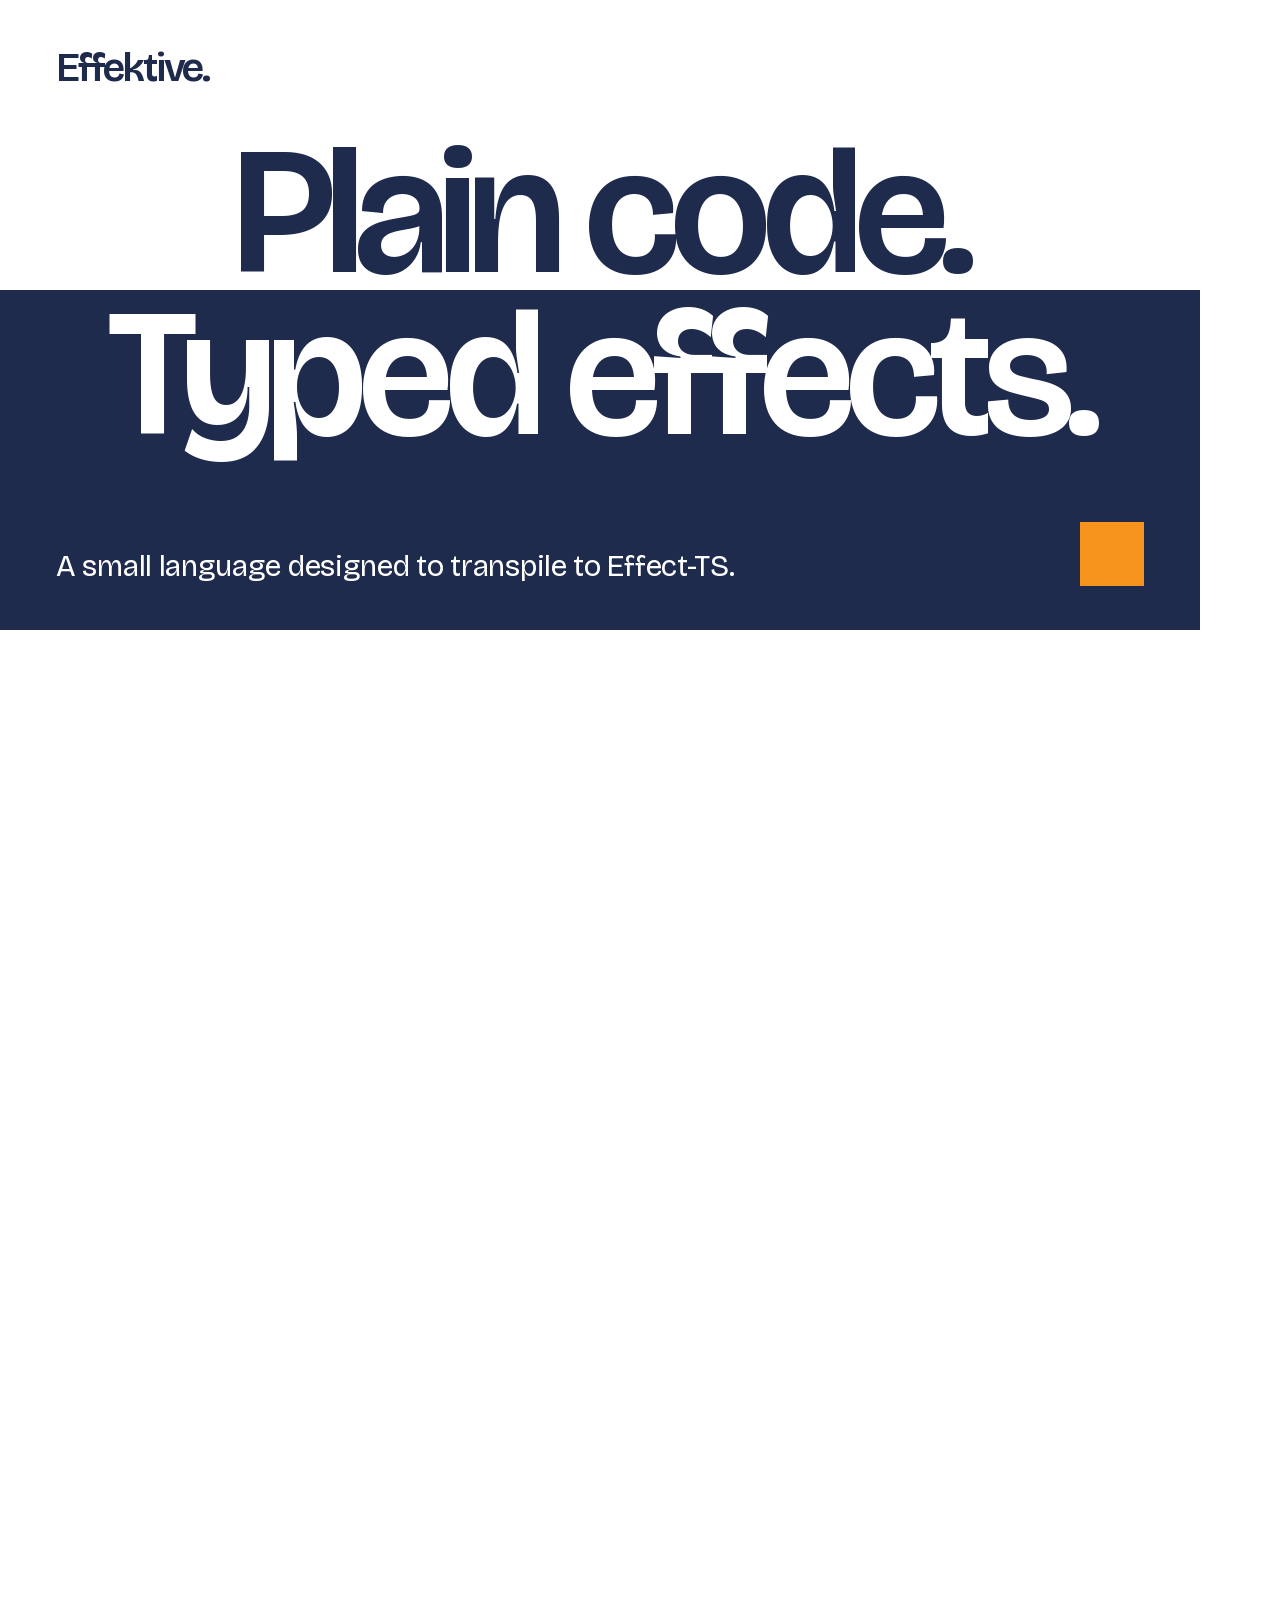
<file: assets/og-card.html>
<!doctype html>
<!-- Source for public/og-image.png. Render: deno task og-image -->
<html lang="en"><head><meta charset="utf-8"><title>Effektive social card</title>
<style>
@font-face { font-family: "Bricolage Grotesque"; src: url("../public/fonts/bricolage-grotesque-latin.woff2") format("woff2"); font-weight: 200 800; }
* { box-sizing: border-box; margin: 0; }
html, body { width: 1200px; height: 630px; overflow: hidden; }
body { position: relative; background: #ffffff; color: #1f2b4d; font-family: "Bricolage Grotesque", Arial, sans-serif; }
.brand { position: absolute; top: 44px; left: 56px; font-size: 40px; font-weight: 600; letter-spacing: -.055em; }
h1 { position: absolute; inset: 0; display: grid; place-content: center; text-align: center; font-size: 180px; font-weight: 600; line-height: .84; letter-spacing: -.05em; padding-bottom: 40px; }
h1 span { display: block; }
h1 span + span { position: relative; color: #ffffff; padding-top: .06em; }
h1 span + span::before { content: ""; position: absolute; z-index: -1; inset: 0 -100vmax -100vmax; background: #1f2b4d; }
.subtitle { position: absolute; left: 56px; bottom: 44px; color: #ffffff; font-size: 30px; line-height: 1.3; letter-spacing: -.01em; }
.accent { position: absolute; right: 56px; bottom: 44px; width: 64px; height: 64px; background: #f7941d; }
</style></head>
<body><p class="brand">Effektive.</p><h1><span>Plain code.</span><span>Typed effects.</span></h1><p class="subtitle">A small language designed to transpile to Effect-TS.</p><span class="accent" aria-hidden="true"></span></body></html>
</file>
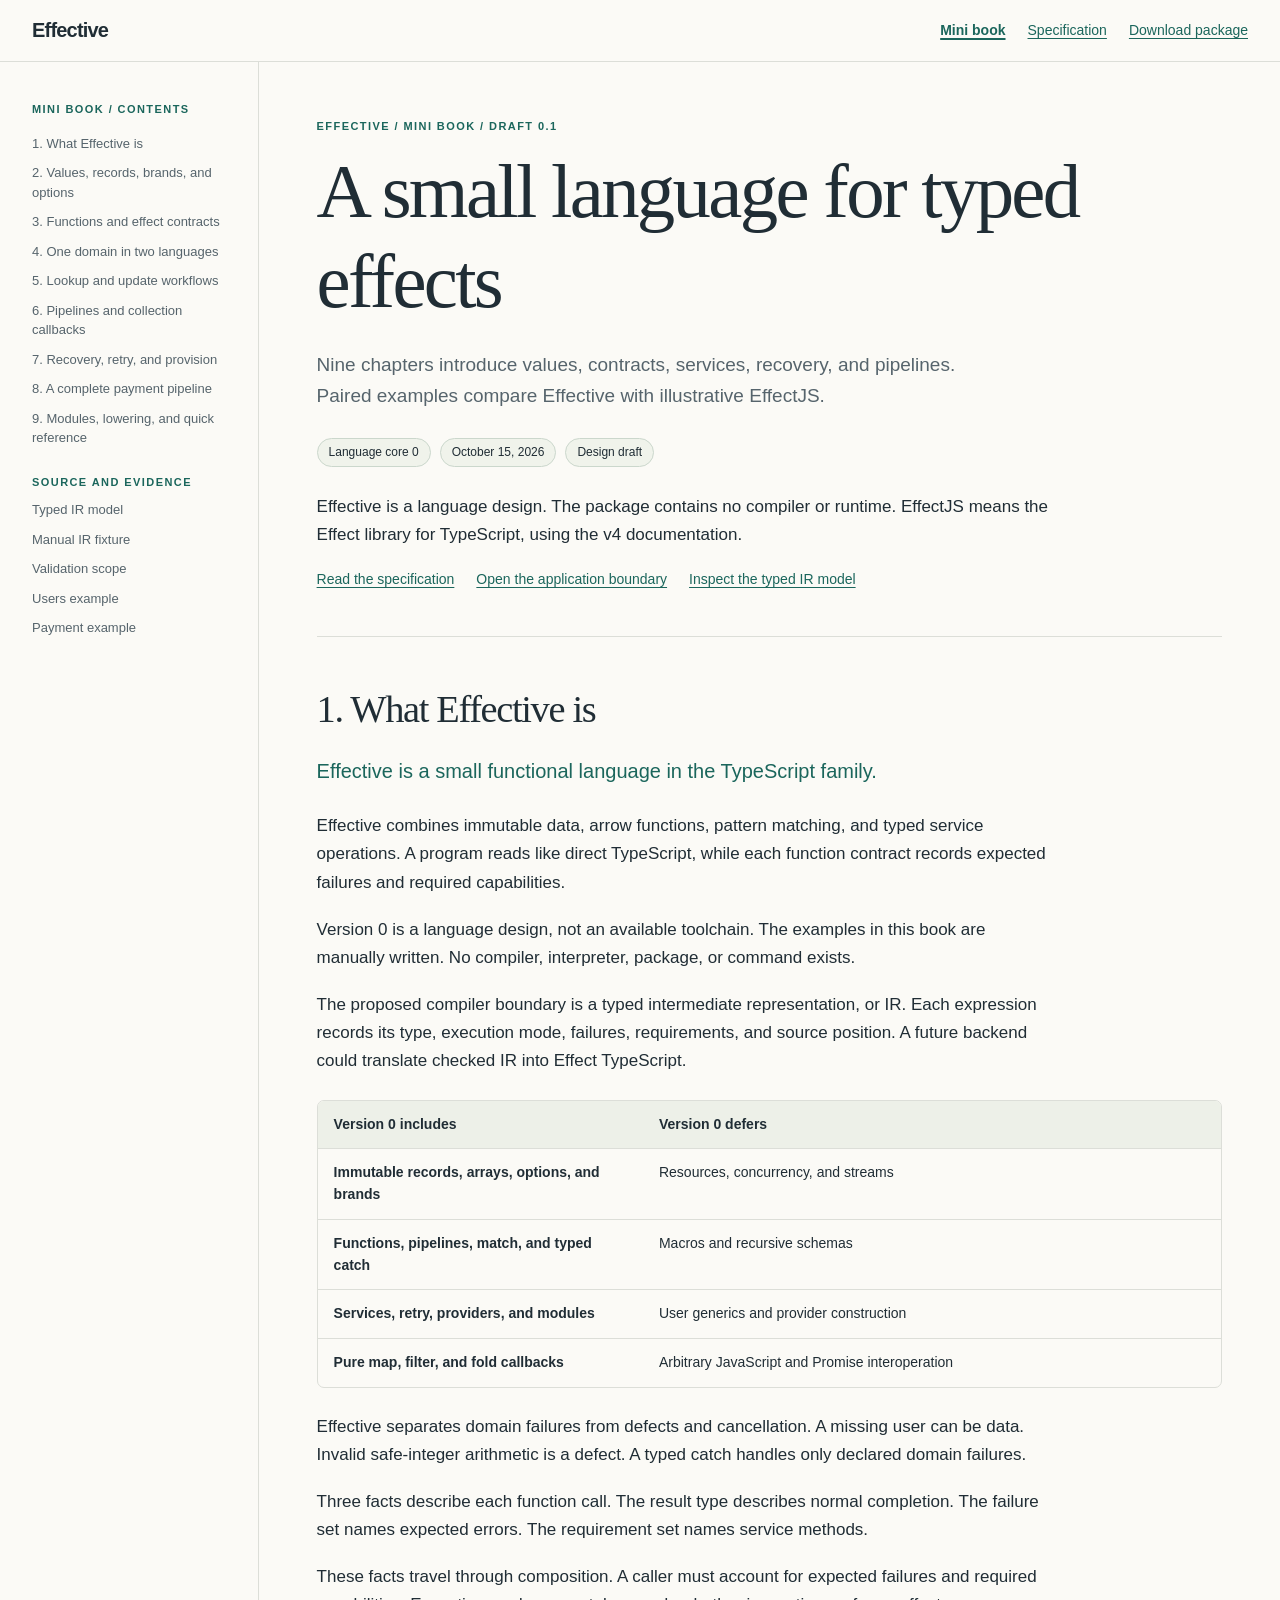
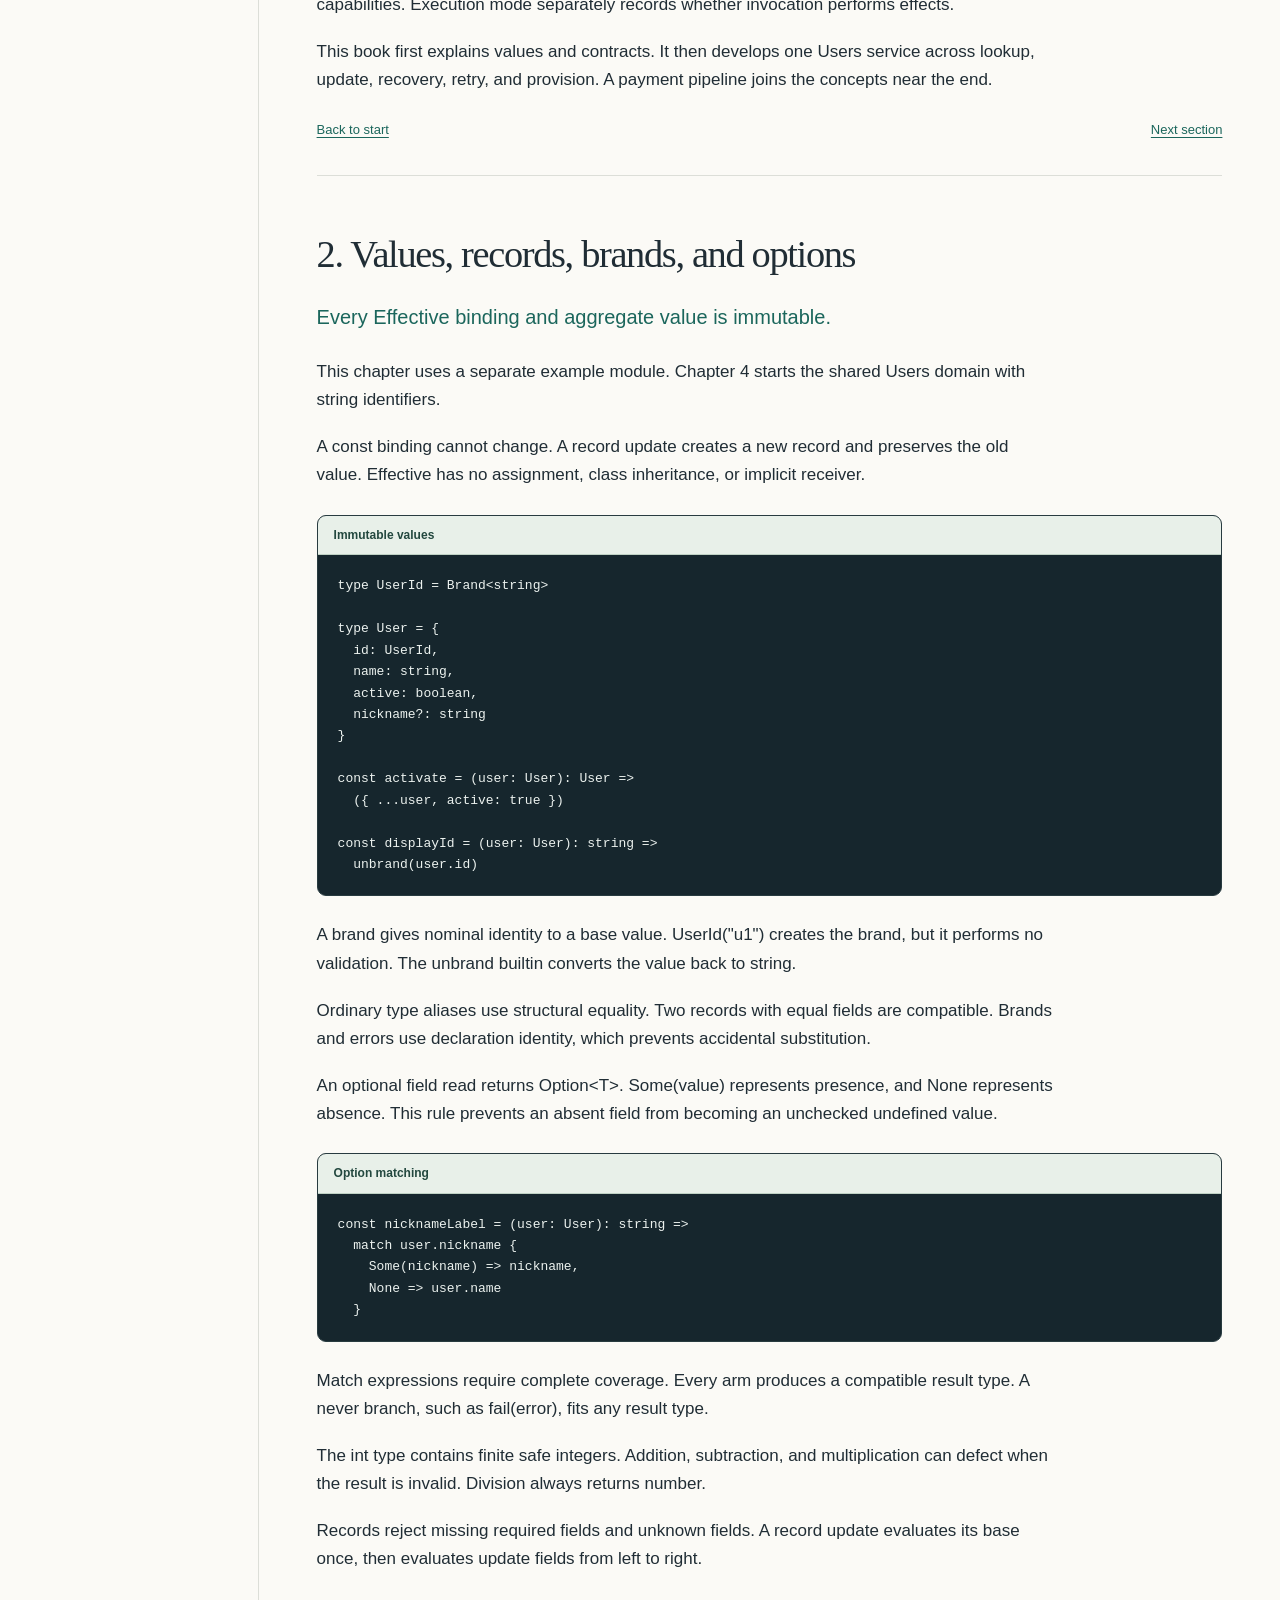
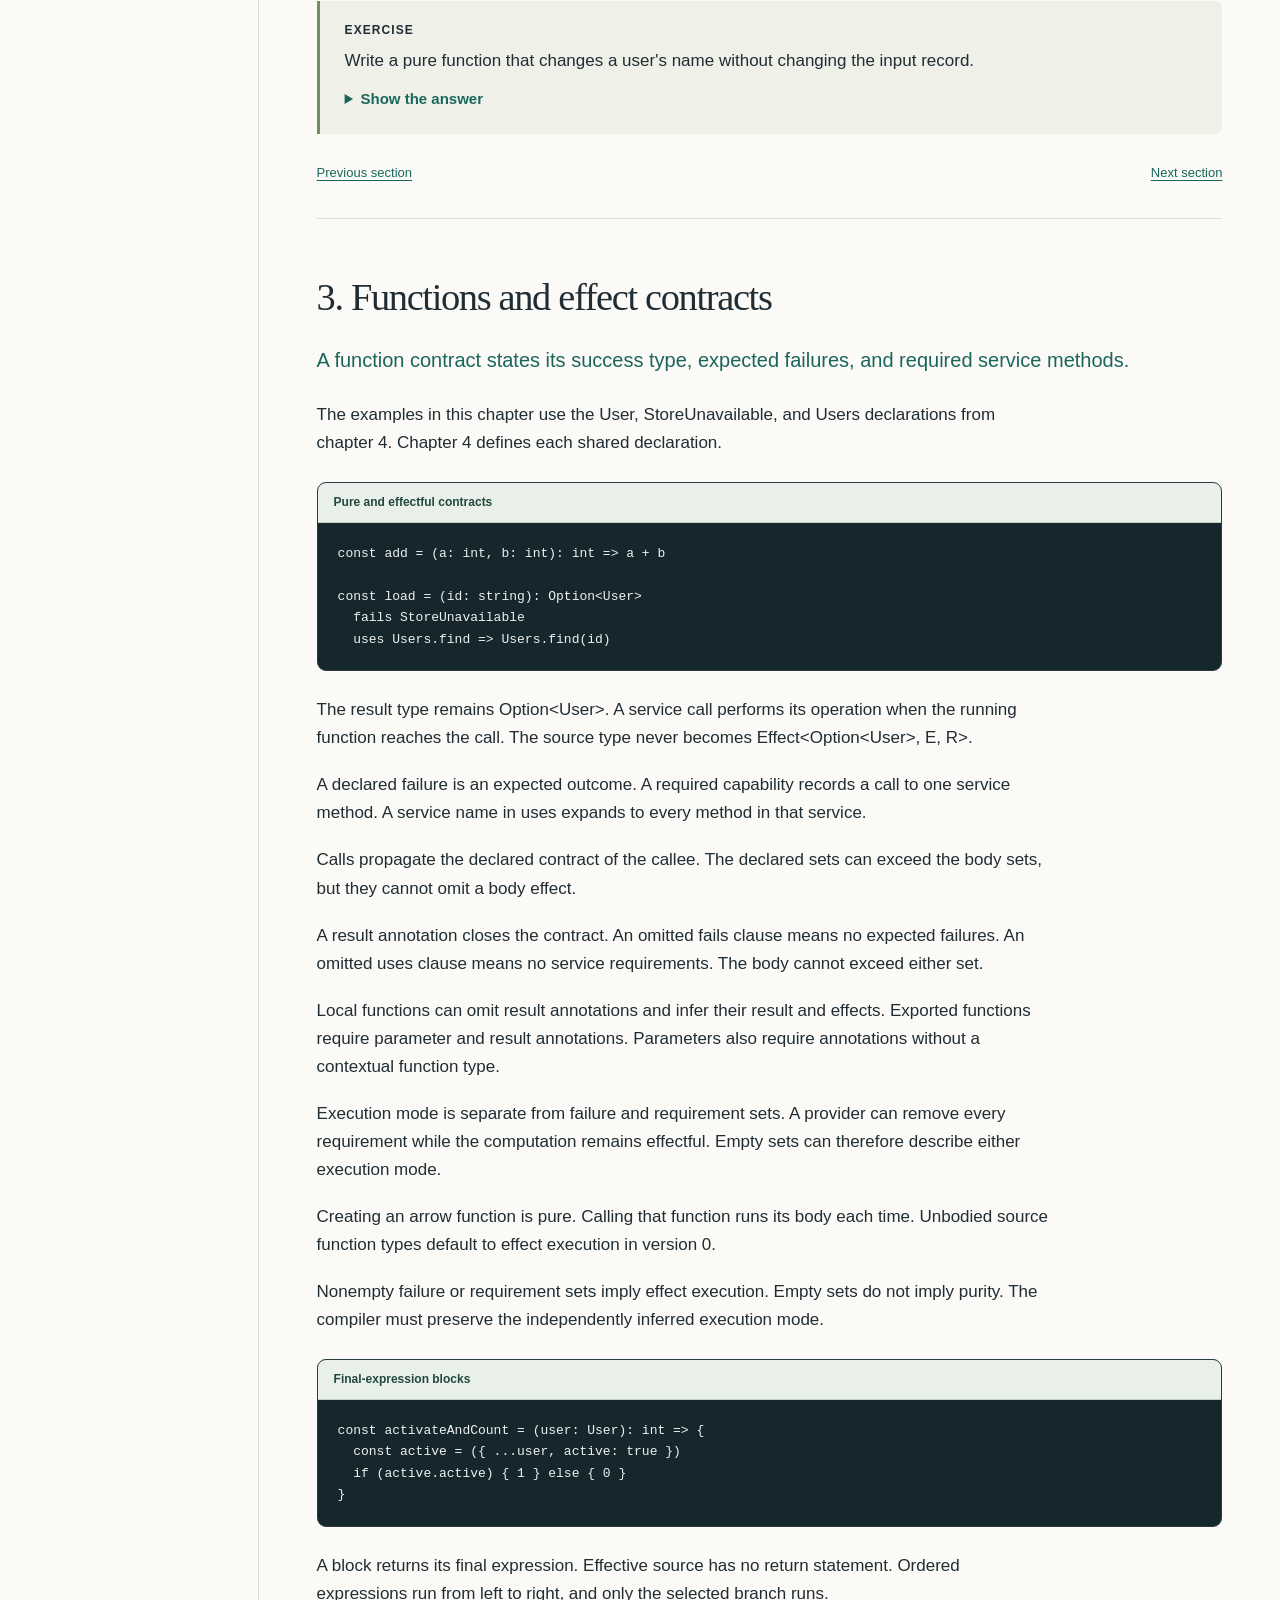
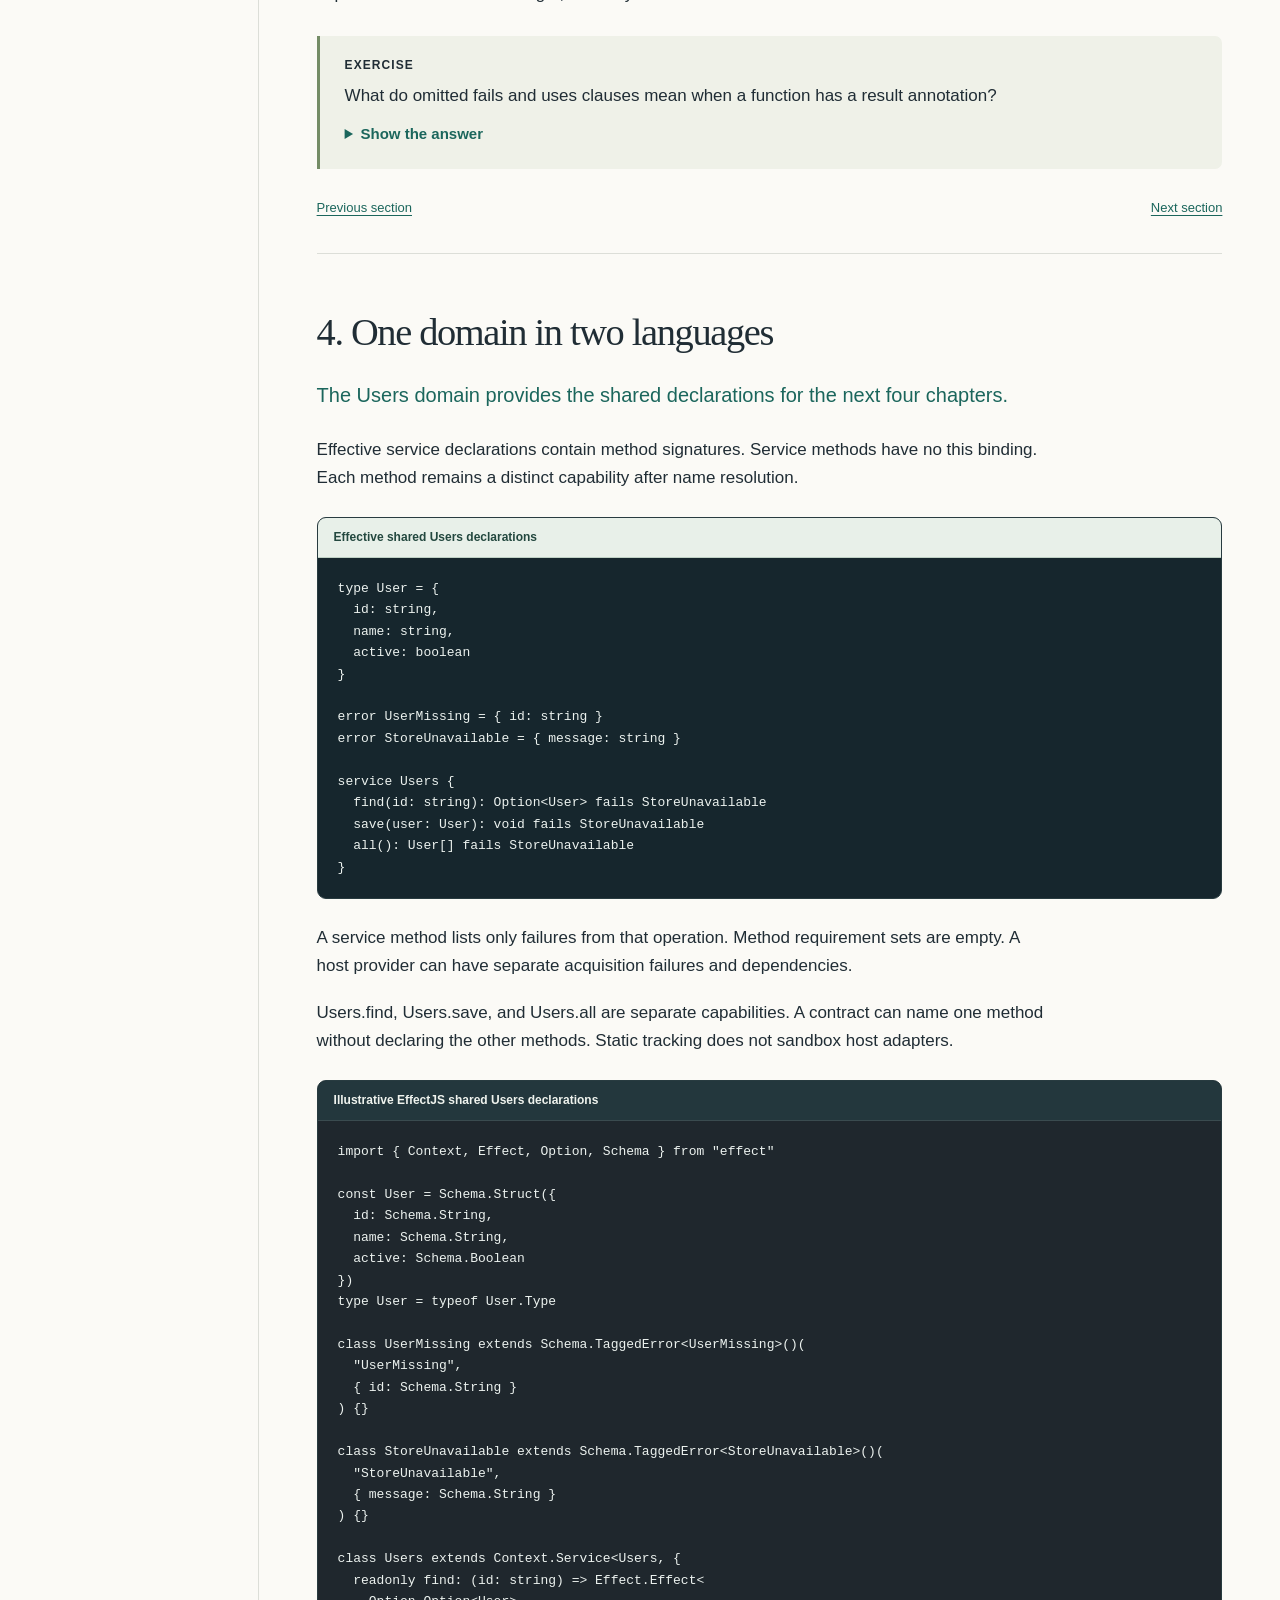
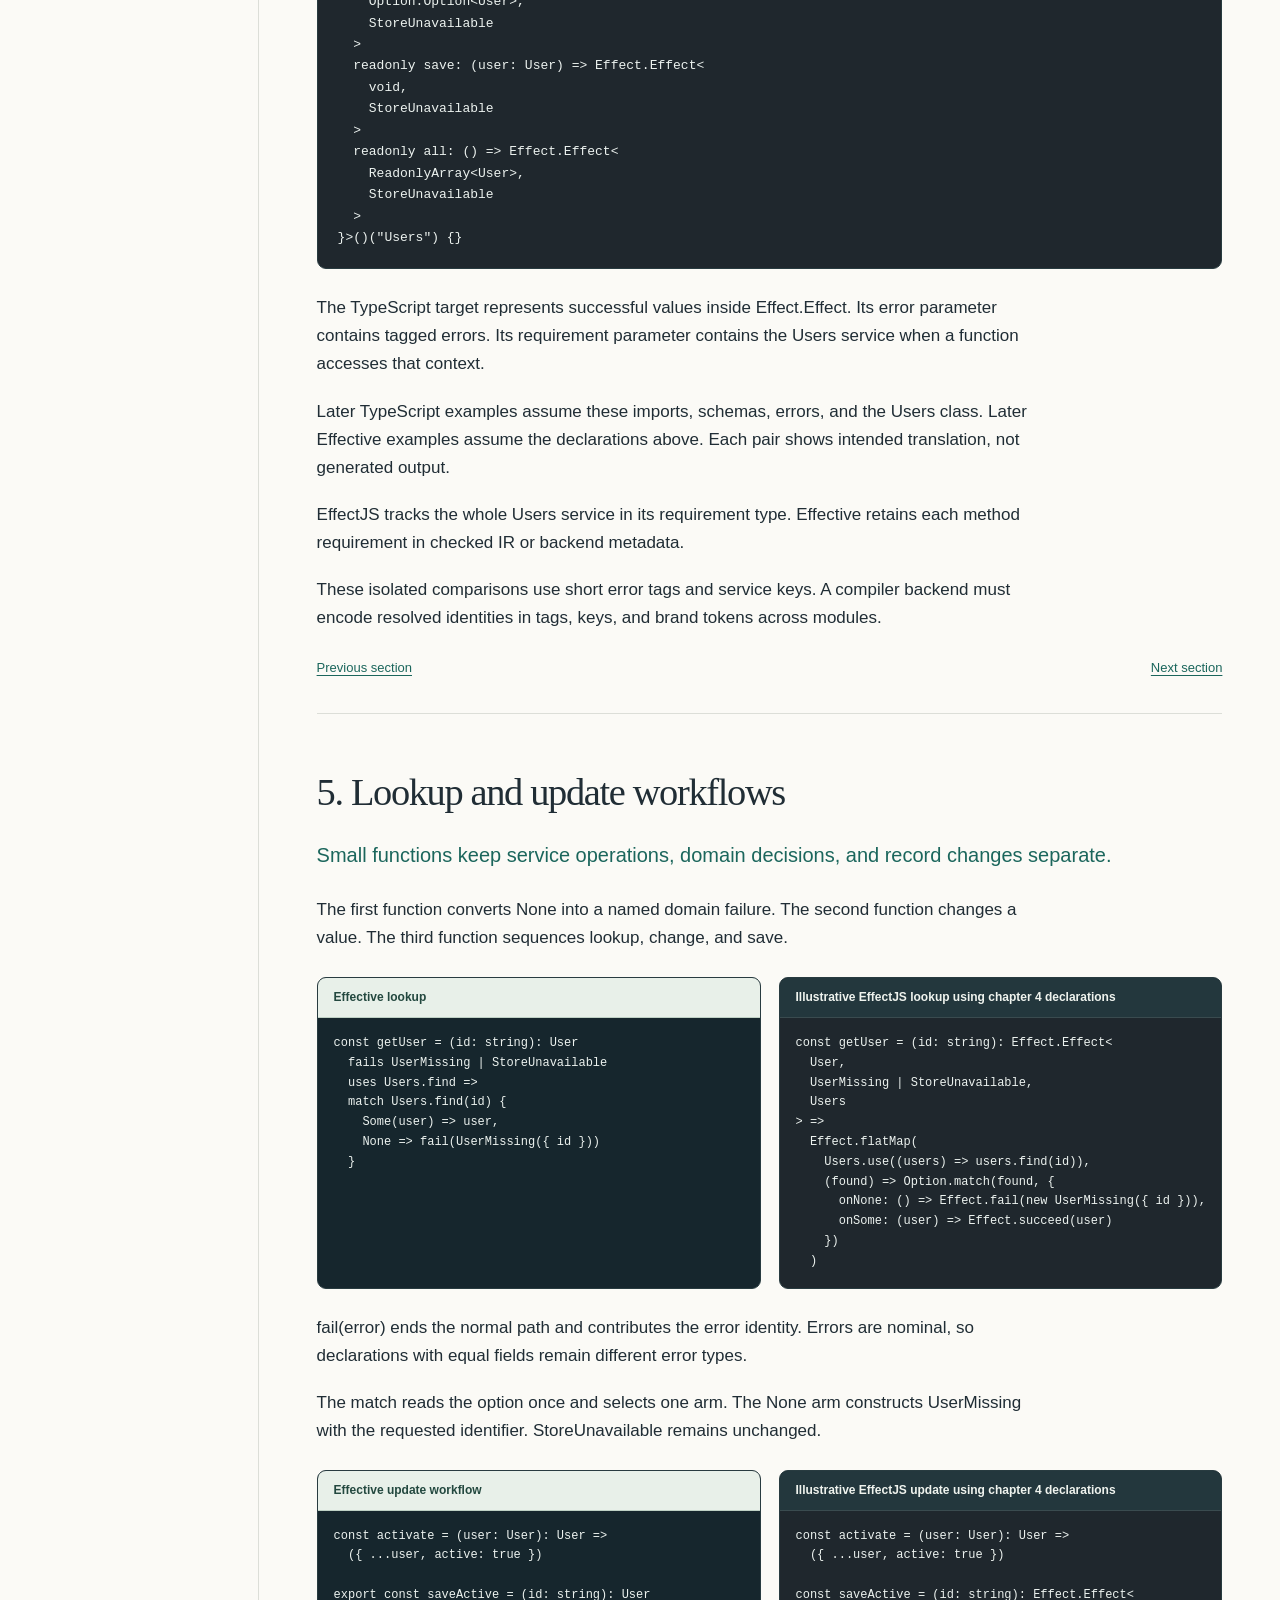
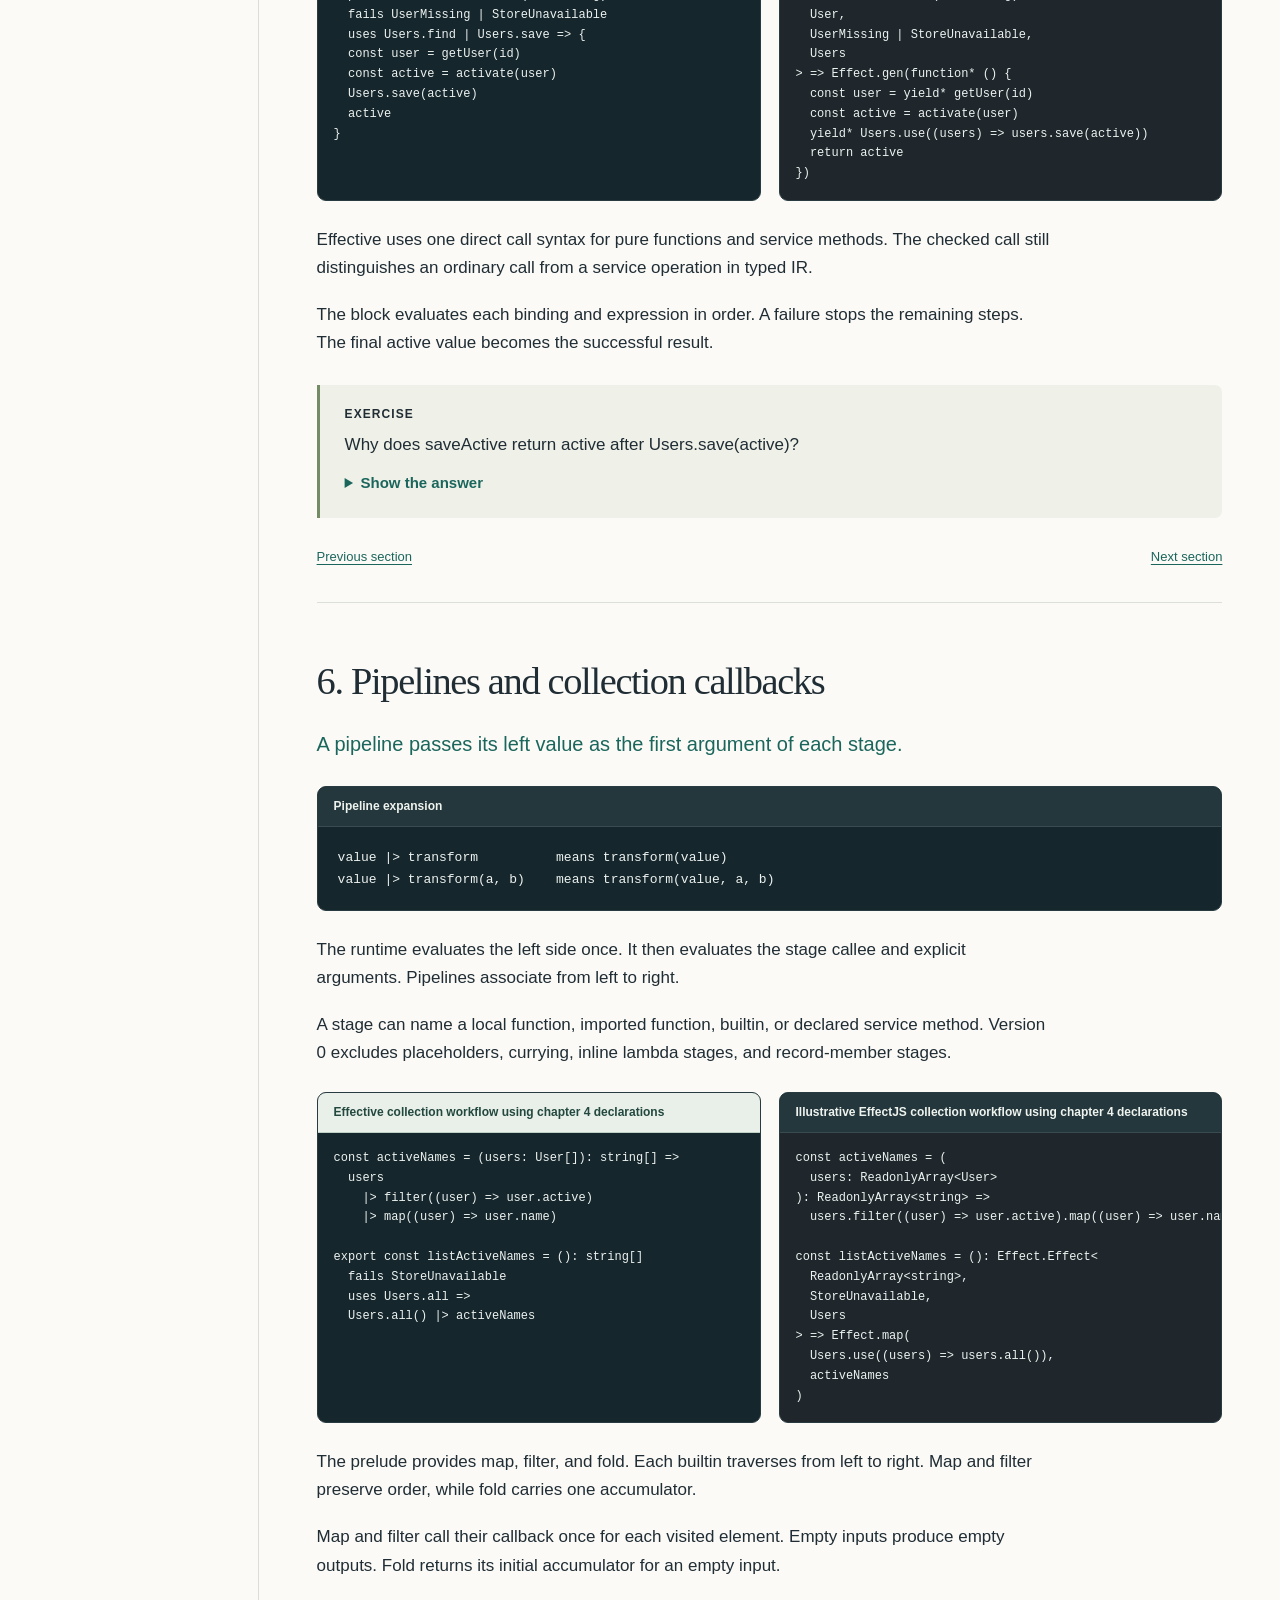
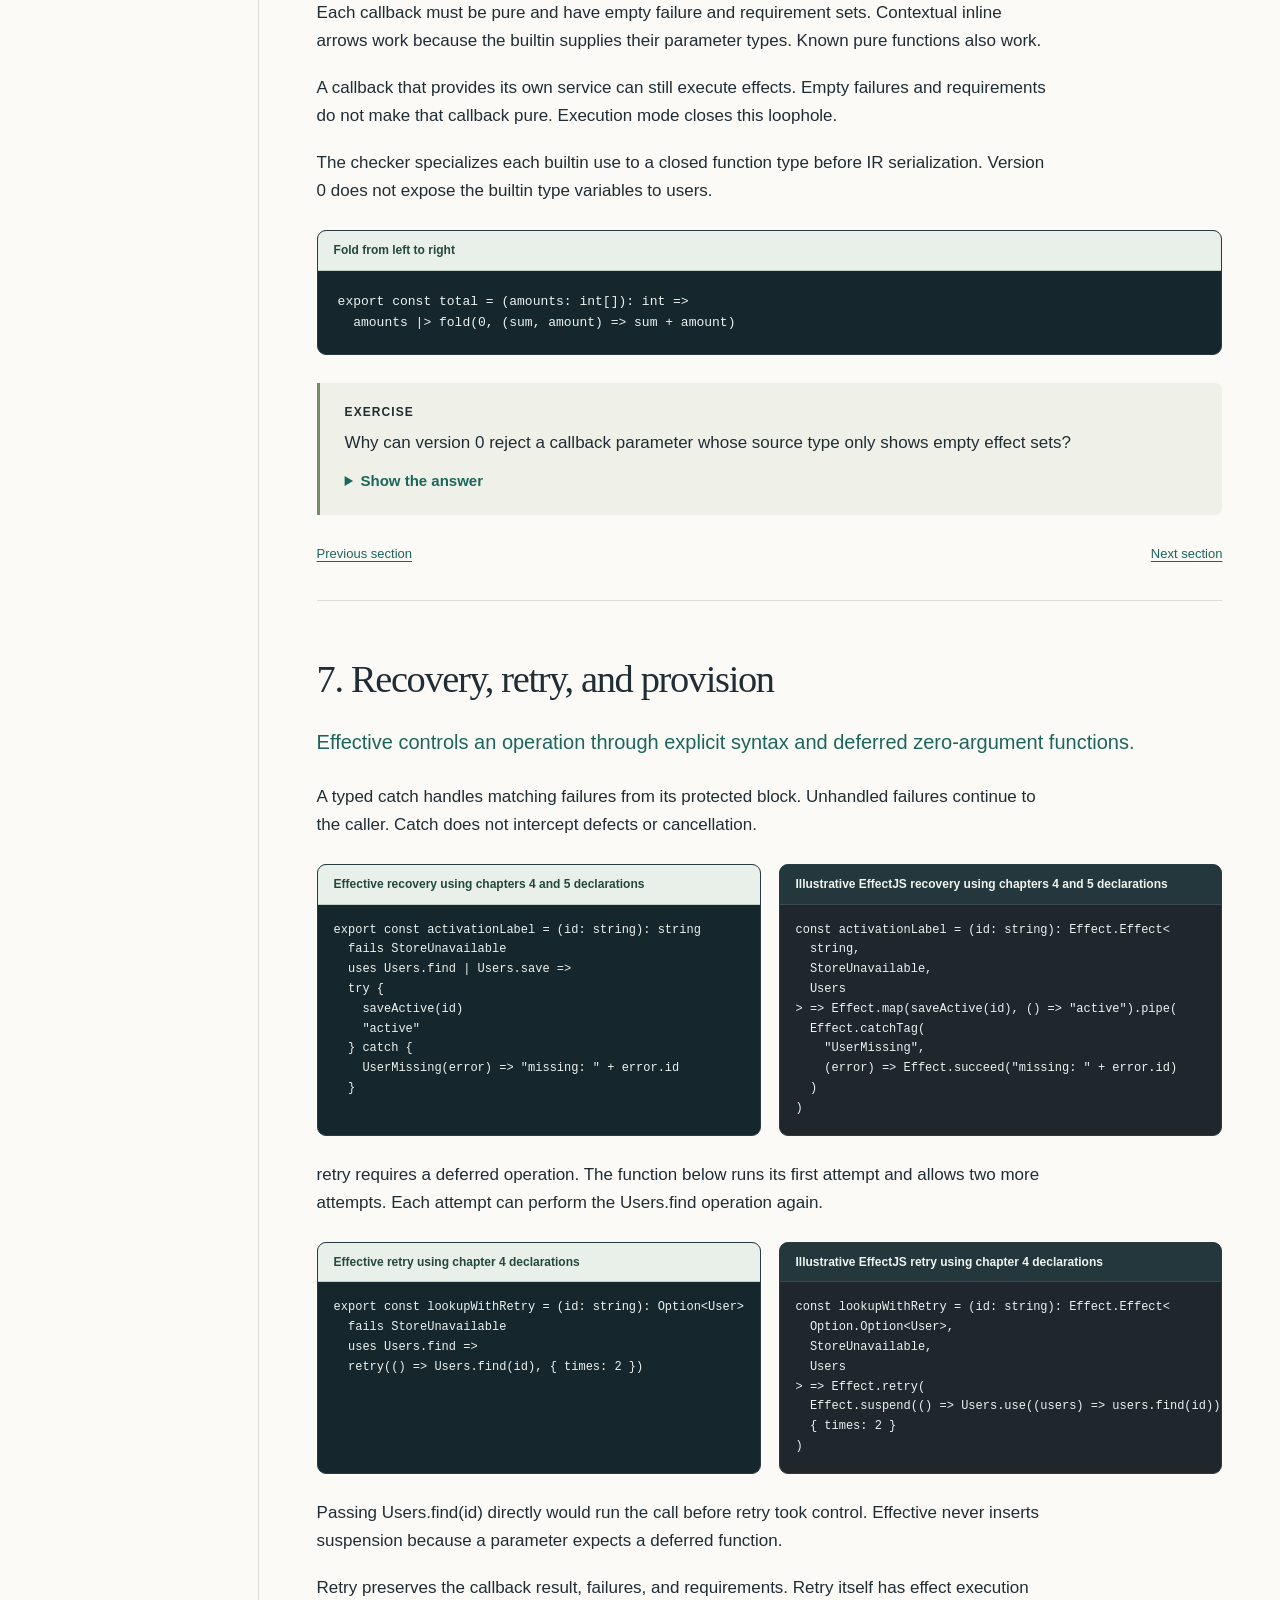
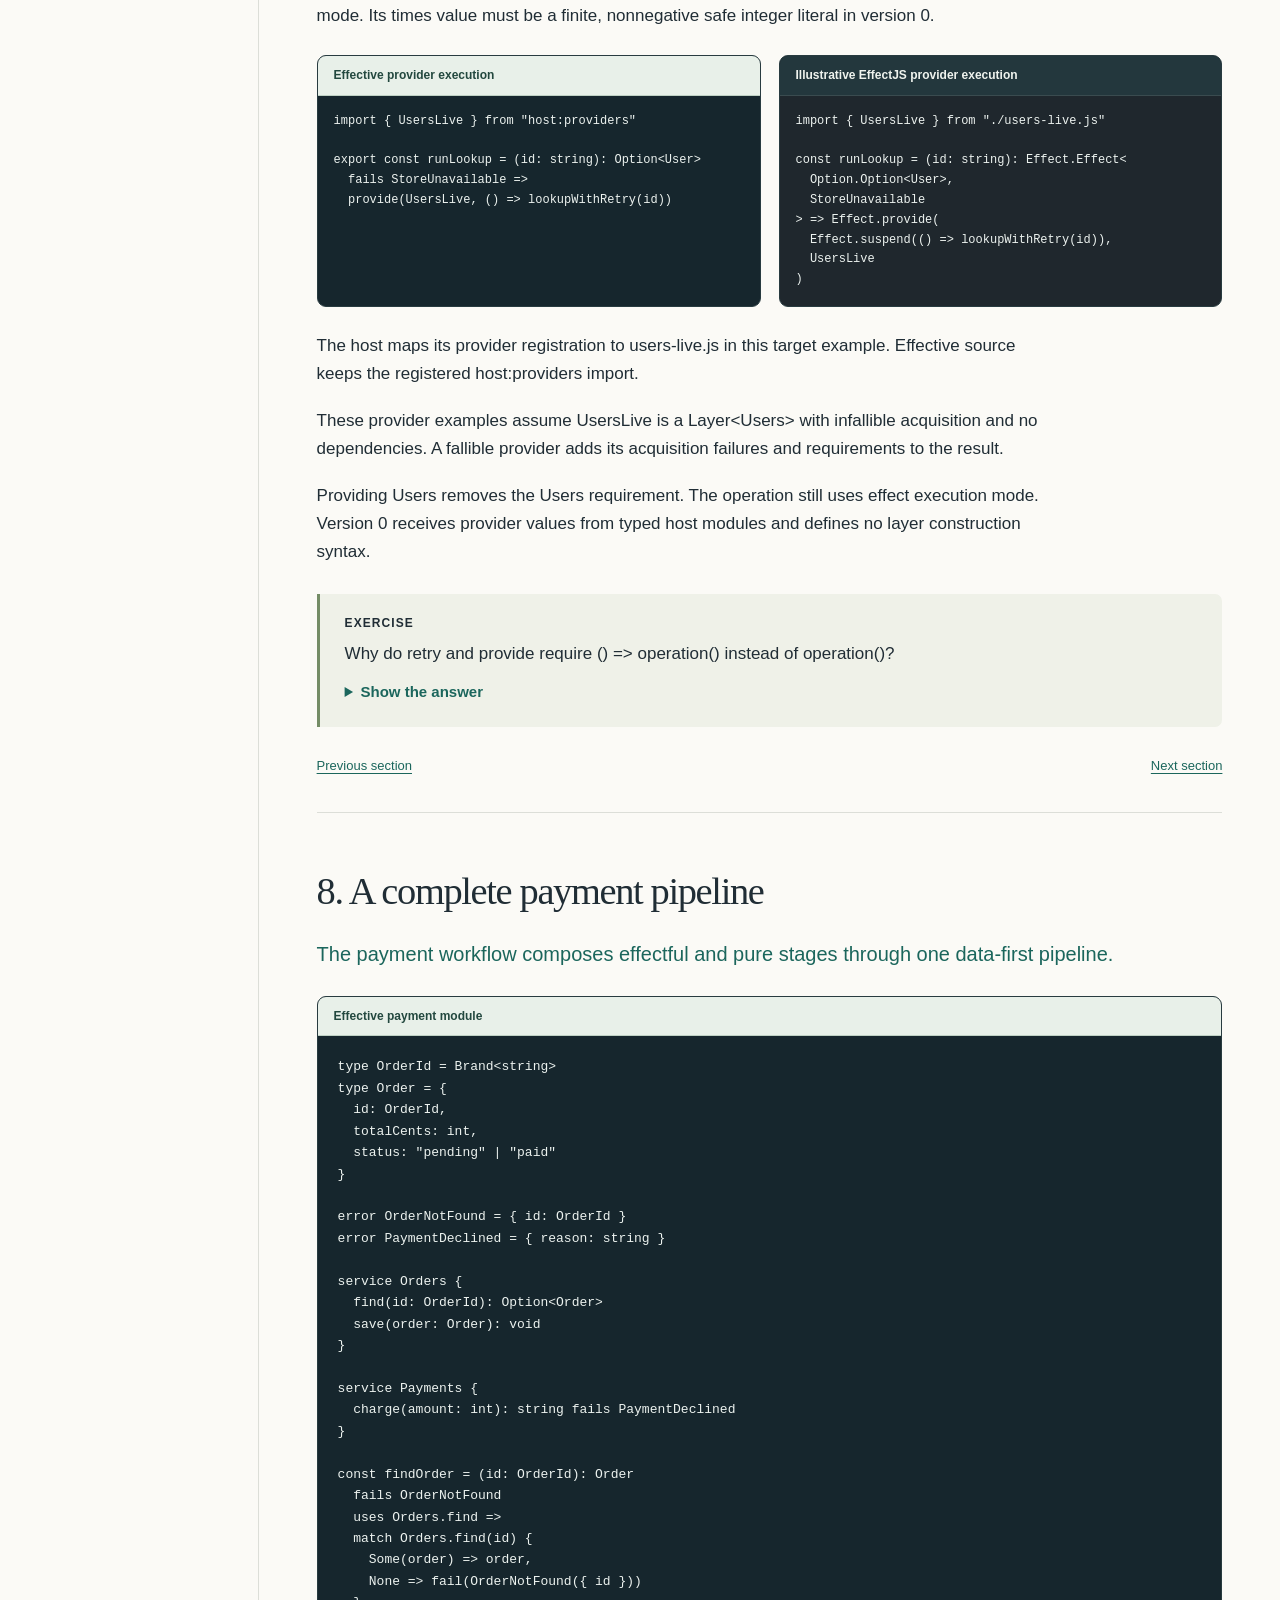
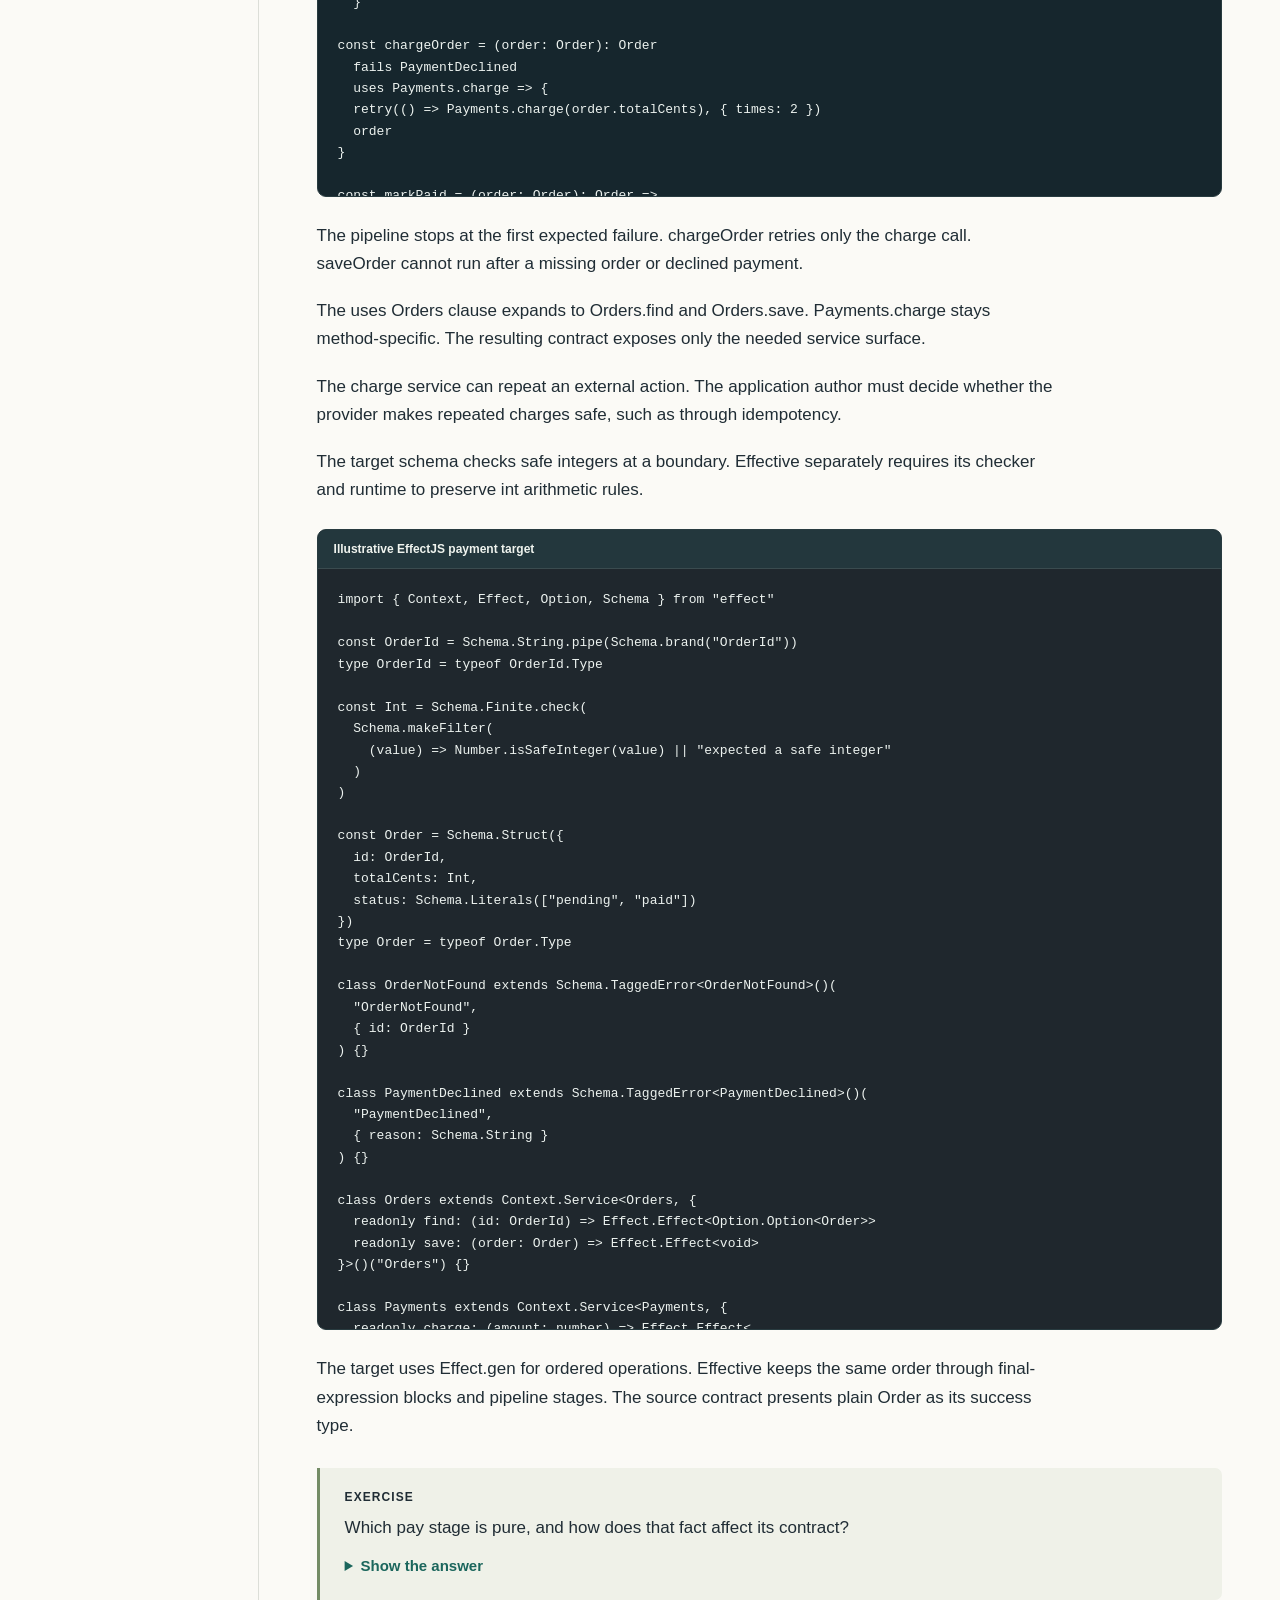
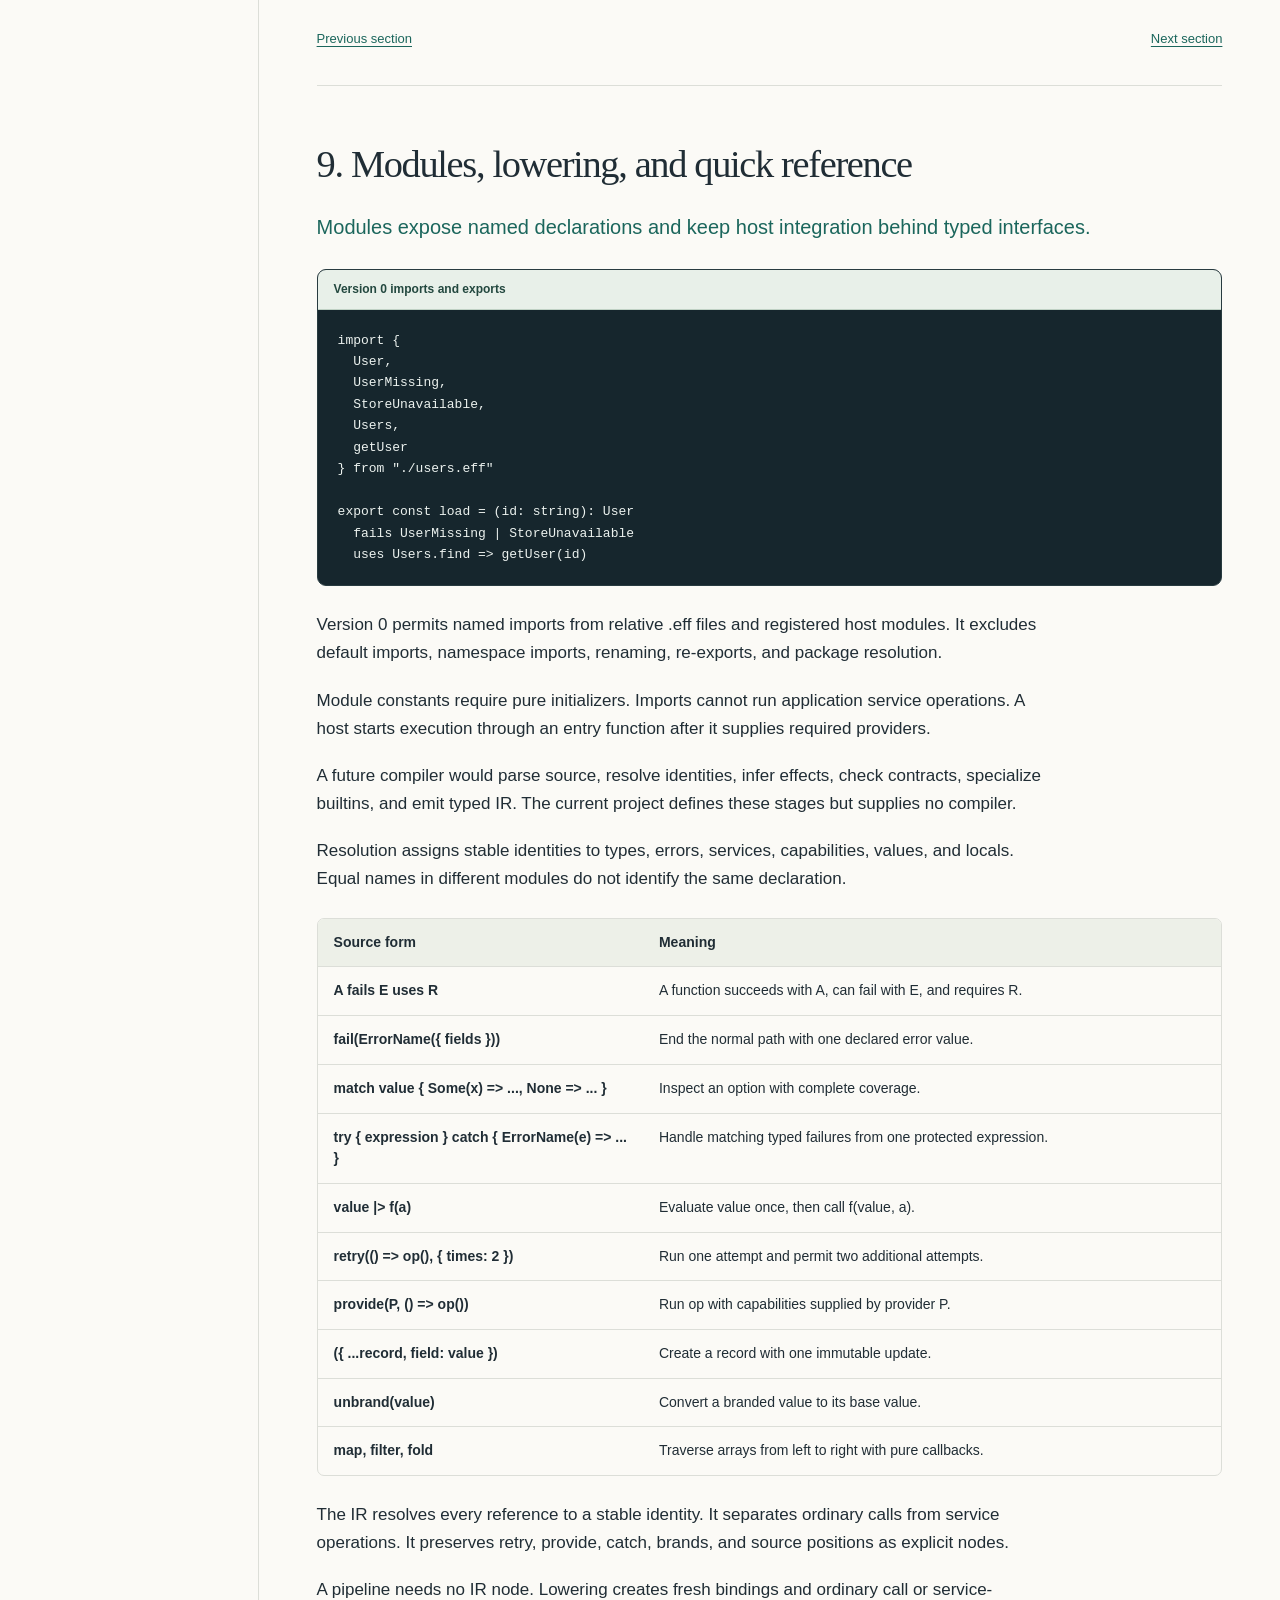
<file: public/effective-mini-book.html>
<!doctype html>
<html lang="en"><head><meta charset="utf-8"><meta name="viewport" content="width=device-width, initial-scale=1"><meta name="description" content="Nine chapters introduce values, contracts, services, recovery, and pipelines. Paired examples compare Effective with illustrative EffectJS."><title>Effective - Mini book</title><style>
:root{color-scheme:light;--ink:#202d35;--muted:#56646c;--paper:#fbfaf6;--line:#dcded8;--accent:#1b665c;--source:#e8f0e9;--code:#16262d;--code-ink:#ecf2ef;--aside:258px}
*{box-sizing:border-box}html{scroll-behavior:smooth;scroll-padding-top:90px}body{margin:0;background:var(--paper);color:var(--ink);font:17px/1.65 -apple-system,BlinkMacSystemFont,"Segoe UI",sans-serif}a{color:var(--accent);text-underline-offset:3px}a:hover{text-decoration-thickness:2px}a:focus-visible,summary:focus-visible{outline:3px solid #b16c26;outline-offset:4px}h1,h2,h3{line-height:1.17;font-family:Georgia,"Times New Roman",serif;font-weight:500;letter-spacing:-.035em}h1{font-size:clamp(44px,6vw,78px);margin:12px 0 22px;max-width:940px}h2{font-size:clamp(30px,3vw,42px);margin:0 0 24px}p{margin:0 0 19px;max-width:78ch}code,pre{font-family:ui-monospace,SFMono-Regular,Consolas,monospace}p code,td code{font-size:.88em;background:#e8eae4;padding:2px 5px;border-radius:4px;overflow-wrap:anywhere}.skip{position:absolute;left:18px;top:-80px;background:white;padding:12px;z-index:20}.skip:focus{top:12px}.topbar{position:sticky;top:0;z-index:10;display:flex;justify-content:space-between;align-items:center;gap:24px;padding:14px 32px;border-bottom:1px solid var(--line);background:rgba(251,250,246,.97);font-size:14px}.brand{font-weight:750;font-size:20px;letter-spacing:-.04em;text-decoration:none;color:var(--ink)}.toplinks{display:flex;gap:22px;flex-wrap:wrap}.toplinks a[aria-current]{font-weight:750;text-decoration-thickness:2px}.layout{display:grid;grid-template-columns:var(--aside) minmax(0,1fr);max-width:1600px;margin:auto}.contents{position:sticky;top:66px;align-self:start;max-height:calc(100vh - 80px);overflow:auto;padding:35px 26px 40px 32px;font-size:13px;line-height:1.5}.contents-title,.eyebrow{font-size:11px;font-weight:750;letter-spacing:.13em;text-transform:uppercase;color:var(--accent)}.contents ol{list-style:none;margin:16px 0 26px;padding:0}.contents li{margin:0 0 10px}.contents a{color:var(--muted);text-decoration:none}.contents a:hover{color:var(--accent);text-decoration:underline}.contents .resource{display:block;margin:10px 0}.main{min-width:0;border-left:1px solid var(--line);padding:55px clamp(24px,4.5vw,72px) 50px}.hero{padding-bottom:44px;border-bottom:1px solid var(--line);margin-bottom:50px}.subtitle{color:var(--muted);font-size:19px;max-width:65ch}.status{display:flex;flex-wrap:wrap;gap:9px;margin:26px 0}.pill{border:1px solid #cbd7cc;padding:4px 11px;font-size:12px;border-radius:100px;background:#f0f3eb}.intro-links{display:flex;flex-wrap:wrap;gap:12px 22px;font-size:14px}.section{margin:0 0 56px;padding:0 0 35px;border-bottom:1px solid var(--line)}.lead{font-size:20px;color:var(--accent);margin-bottom:24px}.code{margin:25px 0;border-radius:9px;overflow:hidden;border:1px solid #283b40;background:var(--code);min-width:0}.code figcaption{padding:11px 16px;background:#23373d;color:#eff3ee;font-size:12px;font-weight:650;line-height:1.4;border-bottom:1px solid #3a4b4f}.code.source figcaption{background:var(--source);color:#23483f;border-bottom-color:#bfd1c4}.code pre{margin:0;padding:20px;overflow:auto;tab-size:2;line-height:1.65;font-size:13px;color:var(--code-ink);max-height:760px}.code pre code{font:inherit;white-space:pre}.code.target{background:#1f272d}.pair{display:grid;grid-template-columns:minmax(0,1fr) minmax(0,1fr);gap:18px;margin:25px 0}.pair .code{margin:0}.pair .code pre{font-size:12px;padding:16px}.table-wrap{overflow:auto;margin:25px 0;border:1px solid var(--line);border-radius:7px}table{border-collapse:collapse;width:100%;font-size:14px;line-height:1.55}th,td{padding:13px 16px;border-bottom:1px solid var(--line);text-align:left;vertical-align:top}th{background:#edf0e8;font-weight:700}tr:last-child td{border-bottom:0}td:first-child{width:36%;font-weight:600}.exercise{margin:28px 0;padding:22px 25px;background:#eff1e8;border-left:3px solid #748c66;border-radius:0 7px 7px 0}.exercise h3{font-family:inherit;font-size:12px;font-weight:750;letter-spacing:.09em;text-transform:uppercase;margin:0 0 10px}.exercise p{margin:0 0 12px}.exercise details{font-size:15px}.exercise summary{cursor:pointer;color:var(--accent);font-weight:600}.exercise details p{margin:14px 0 0}.exercise pre{white-space:pre-wrap;font-size:13px;overflow-wrap:anywhere}.section-nav{display:flex;justify-content:space-between;gap:20px;margin-top:25px;font-size:13px}.footer{color:var(--muted);font-size:13px;padding:10px 0 30px}.footer p{margin-bottom:8px}
@media(min-width:1500px){.main{padding-left:65px;padding-right:65px}}@media(max-width:1150px){.pair{grid-template-columns:minmax(0,1fr)}.pair .code pre{font-size:13px}.pair .code pre{max-height:650px}:root{--aside:218px}.contents{padding-left:24px;padding-right:18px}}@media(max-width:760px){.topbar{position:relative;padding:16px 20px;align-items:flex-start}.toplinks{gap:10px 15px;font-size:12px}.layout{display:block}.contents{position:relative;top:auto;max-height:none;padding:24px 22px;border-bottom:1px solid var(--line)}.contents ol{columns:2;column-gap:25px;margin-bottom:12px}.contents li{break-inside:avoid}.contents .resource{display:inline-block;margin-right:17px}.main{border-left:0;padding:32px 22px}.hero{margin-bottom:35px}.section{margin-bottom:35px}body{font-size:16px}h1{font-size:48px}.code pre{font-size:12px;padding:15px}}
@media(prefers-reduced-motion:reduce){html{scroll-behavior:auto}}
@media print{:root{--paper:white;--ink:black}body{font-size:10.5pt;line-height:1.45}.skip,.topbar,.contents,.section-nav,.intro-links{display:none}.layout{display:block}.main{border:0;padding:0}.hero{padding-bottom:20px;margin-bottom:25px}h1{font-size:35pt}h2{font-size:23pt;break-after:avoid}.section{margin-bottom:20px;padding-bottom:16px}.lead{font-size:13pt}.code,.code.target{background:#f6f6f3;border:1px solid #ccc;break-inside:auto}.code figcaption,.code.source figcaption{background:#e9ede6;color:black}.code pre,.pair .code pre{color:black;max-height:none;font-size:8pt;white-space:pre-wrap;overflow:visible}.code pre code{white-space:pre-wrap;overflow-wrap:anywhere}.pair{display:block}.pair .code{margin:15px 0}.table-wrap{overflow:visible}table{font-size:9pt}tr{break-inside:avoid}.exercise{break-inside:avoid}.exercise details:not([open])>*:not(summary){display:block}a{color:black}p{max-width:none}.footer{font-size:9pt}}
</style></head>
<body id="top"><a class="skip" href="#content">Skip to content</a>
<header class="topbar"><a class="brand" href="effective-mini-book.html">Effective</a><nav class="toplinks" aria-label="Documents"><a href="effective-mini-book.html" aria-current="page">Mini book</a><a href="effective-spec.html">Specification</a><a href="effective-docs.zip" download>Download package</a></nav></header>
<div class="layout"><nav class="contents" aria-label="Contents"><div class="contents-title">Mini book / contents</div><ol><li><a href="#orientation">1. What Effective is</a></li><li><a href="#values">2. Values, records, brands, and options</a></li><li><a href="#contracts">3. Functions and effect contracts</a></li><li><a href="#users-foundation">4. One domain in two languages</a></li><li><a href="#lookup-update">5. Lookup and update workflows</a></li><li><a href="#pipelines-collections">6. Pipelines and collection callbacks</a></li><li><a href="#control">7. Recovery, retry, and provision</a></li><li><a href="#payment">8. A complete payment pipeline</a></li><li><a href="#modules-reference">9. Modules, lowering, and quick reference</a></li></ol><div class="contents-title">Source and evidence</div><a class="resource" href="typed-ir.ts">Typed IR model</a><a class="resource" href="log.ir.json">Manual IR fixture</a><a class="resource" href="effective-validation.txt">Validation scope</a><a class="resource" href="effective-examples/users.eff">Users example</a><a class="resource" href="effective-examples/pay.eff">Payment example</a></nav>
<main class="main" id="content"><div class="hero"><div class="eyebrow">Effective / Mini book / draft 0.1</div><h1>A small language for typed effects</h1><p class="subtitle">Nine chapters introduce values, contracts, services, recovery, and pipelines. Paired examples compare Effective with illustrative EffectJS.</p><div class="status"><span class="pill">Language core 0</span><span class="pill">October 15, 2026</span><span class="pill">Design draft</span></div><p>Effective is a language design. The package contains no compiler or runtime. EffectJS means the Effect library for TypeScript, using the v4 documentation.</p><div class="intro-links"><a href="effective-spec.html">Read the specification</a><a href="effective-examples/main.eff">Open the application boundary</a><a href="typed-ir.ts">Inspect the typed IR model</a></div></div>
<section class="section" id="orientation" aria-labelledby="heading-orientation"><h2 id="heading-orientation">1. What Effective is</h2><p class="lead">Effective is a small functional language in the TypeScript family.</p><p>Effective combines immutable data, arrow functions, pattern matching, and typed service operations. A program reads like direct TypeScript, while each function contract records expected failures and required capabilities.</p>
<p>Version 0 is a language design, not an available toolchain. The examples in this book are manually written. No compiler, interpreter, package, or command exists.</p>
<p>The proposed compiler boundary is a typed intermediate representation, or IR. Each expression records its type, execution mode, failures, requirements, and source position. A future backend could translate checked IR into Effect TypeScript.</p>
<div class="table-wrap"><table><thead><tr><th scope="col">Version 0 includes</th><th scope="col">Version 0 defers</th></tr></thead><tbody><tr><td>Immutable records, arrays, options, and brands</td><td>Resources, concurrency, and streams</td></tr><tr><td>Functions, pipelines, match, and typed catch</td><td>Macros and recursive schemas</td></tr><tr><td>Services, retry, providers, and modules</td><td>User generics and provider construction</td></tr><tr><td>Pure map, filter, and fold callbacks</td><td>Arbitrary JavaScript and Promise interoperation</td></tr></tbody></table></div>
<p>Effective separates domain failures from defects and cancellation. A missing user can be data. Invalid safe-integer arithmetic is a defect. A typed catch handles only declared domain failures.</p>
<p>Three facts describe each function call. The result type describes normal completion. The failure set names expected errors. The requirement set names service methods.</p>
<p>These facts travel through composition. A caller must account for expected failures and required capabilities. Execution mode separately records whether invocation performs effects.</p>
<p>This book first explains values and contracts. It then develops one Users service across lookup, update, recovery, retry, and provision. A payment pipeline joins the concepts near the end.</p><nav class="section-nav" aria-label="Navigation for section 1"><a href="#top">Back to start</a><a href="#values">Next section</a></nav></section><section class="section" id="values" aria-labelledby="heading-values"><h2 id="heading-values">2. Values, records, brands, and options</h2><p class="lead">Every Effective binding and aggregate value is immutable.</p><p>This chapter uses a separate example module. Chapter 4 starts the shared Users domain with string identifiers.</p>
<p>A const binding cannot change. A record update creates a new record and preserves the old value. Effective has no assignment, class inheritance, or implicit receiver.</p>
<figure class="code source"><figcaption>Immutable values</figcaption><pre tabindex="0"><code class="language-effective">type UserId = Brand&lt;string&gt;

type User = {
  id: UserId,
  name: string,
  active: boolean,
  nickname?: string
}

const activate = (user: User): User =&gt;
  ({ ...user, active: true })

const displayId = (user: User): string =&gt;
  unbrand(user.id)</code></pre></figure>
<p>A brand gives nominal identity to a base value. UserId(&quot;u1&quot;) creates the brand, but it performs no validation. The unbrand builtin converts the value back to string.</p>
<p>Ordinary type aliases use structural equality. Two records with equal fields are compatible. Brands and errors use declaration identity, which prevents accidental substitution.</p>
<p>An optional field read returns Option&lt;T&gt;. Some(value) represents presence, and None represents absence. This rule prevents an absent field from becoming an unchecked undefined value.</p>
<figure class="code source"><figcaption>Option matching</figcaption><pre tabindex="0"><code class="language-effective">const nicknameLabel = (user: User): string =&gt;
  match user.nickname {
    Some(nickname) =&gt; nickname,
    None =&gt; user.name
  }</code></pre></figure>
<p>Match expressions require complete coverage. Every arm produces a compatible result type. A never branch, such as fail(error), fits any result type.</p>
<p>The int type contains finite safe integers. Addition, subtraction, and multiplication can defect when the result is invalid. Division always returns number.</p>
<p>Records reject missing required fields and unknown fields. A record update evaluates its base once, then evaluates update fields from left to right.</p>
<aside class="exercise"><h3>Exercise</h3><p>Write a pure function that changes a user&#x27;s name without changing the input record.</p><details><summary>Show the answer</summary><pre><code>const rename = (user: User, name: string): User =&gt; ({ ...user, name })</code></pre></details></aside><nav class="section-nav" aria-label="Navigation for section 2"><a href="#orientation">Previous section</a><a href="#contracts">Next section</a></nav></section><section class="section" id="contracts" aria-labelledby="heading-contracts"><h2 id="heading-contracts">3. Functions and effect contracts</h2><p class="lead">A function contract states its success type, expected failures, and required service methods.</p><p>The examples in this chapter use the User, StoreUnavailable, and Users declarations from chapter 4. Chapter 4 defines each shared declaration.</p>
<figure class="code source"><figcaption>Pure and effectful contracts</figcaption><pre tabindex="0"><code class="language-effective">const add = (a: int, b: int): int =&gt; a + b

const load = (id: string): Option&lt;User&gt;
  fails StoreUnavailable
  uses Users.find =&gt; Users.find(id)</code></pre></figure>
<p>The result type remains Option&lt;User&gt;. A service call performs its operation when the running function reaches the call. The source type never becomes Effect&lt;Option&lt;User&gt;, E, R&gt;.</p>
<p>A declared failure is an expected outcome. A required capability records a call to one service method. A service name in uses expands to every method in that service.</p>
<p>Calls propagate the declared contract of the callee. The declared sets can exceed the body sets, but they cannot omit a body effect.</p>
<p>A result annotation closes the contract. An omitted fails clause means no expected failures. An omitted uses clause means no service requirements. The body cannot exceed either set.</p>
<p>Local functions can omit result annotations and infer their result and effects. Exported functions require parameter and result annotations. Parameters also require annotations without a contextual function type.</p>
<p>Execution mode is separate from failure and requirement sets. A provider can remove every requirement while the computation remains effectful. Empty sets can therefore describe either execution mode.</p>
<p>Creating an arrow function is pure. Calling that function runs its body each time. Unbodied source function types default to effect execution in version 0.</p>
<p>Nonempty failure or requirement sets imply effect execution. Empty sets do not imply purity. The compiler must preserve the independently inferred execution mode.</p>
<figure class="code source"><figcaption>Final-expression blocks</figcaption><pre tabindex="0"><code class="language-effective">const activateAndCount = (user: User): int =&gt; {
  const active = ({ ...user, active: true })
  if (active.active) { 1 } else { 0 }
}</code></pre></figure>
<p>A block returns its final expression. Effective source has no return statement. Ordered expressions run from left to right, and only the selected branch runs.</p>
<aside class="exercise"><h3>Exercise</h3><p>What do omitted fails and uses clauses mean when a function has a result annotation?</p><details><summary>Show the answer</summary><p>Both sets are empty. The body must handle failures and provide requirements before the function boundary.</p></details></aside><nav class="section-nav" aria-label="Navigation for section 3"><a href="#values">Previous section</a><a href="#users-foundation">Next section</a></nav></section><section class="section" id="users-foundation" aria-labelledby="heading-users-foundation"><h2 id="heading-users-foundation">4. One domain in two languages</h2><p class="lead">The Users domain provides the shared declarations for the next four chapters.</p><p>Effective service declarations contain method signatures. Service methods have no this binding. Each method remains a distinct capability after name resolution.</p>
<figure class="code source"><figcaption>Effective shared Users declarations</figcaption><pre tabindex="0"><code class="language-effective">type User = {
  id: string,
  name: string,
  active: boolean
}

error UserMissing = { id: string }
error StoreUnavailable = { message: string }

service Users {
  find(id: string): Option&lt;User&gt; fails StoreUnavailable
  save(user: User): void fails StoreUnavailable
  all(): User[] fails StoreUnavailable
}</code></pre></figure>
<p>A service method lists only failures from that operation. Method requirement sets are empty. A host provider can have separate acquisition failures and dependencies.</p>
<p>Users.find, Users.save, and Users.all are separate capabilities. A contract can name one method without declaring the other methods. Static tracking does not sandbox host adapters.</p>
<figure class="code target"><figcaption>Illustrative EffectJS shared Users declarations</figcaption><pre tabindex="0"><code class="language-typescript">import { Context, Effect, Option, Schema } from &quot;effect&quot;

const User = Schema.Struct({
  id: Schema.String,
  name: Schema.String,
  active: Schema.Boolean
})
type User = typeof User.Type

class UserMissing extends Schema.TaggedError&lt;UserMissing&gt;()(
  &quot;UserMissing&quot;,
  { id: Schema.String }
) {}

class StoreUnavailable extends Schema.TaggedError&lt;StoreUnavailable&gt;()(
  &quot;StoreUnavailable&quot;,
  { message: Schema.String }
) {}

class Users extends Context.Service&lt;Users, {
  readonly find: (id: string) =&gt; Effect.Effect&lt;
    Option.Option&lt;User&gt;,
    StoreUnavailable
  &gt;
  readonly save: (user: User) =&gt; Effect.Effect&lt;
    void,
    StoreUnavailable
  &gt;
  readonly all: () =&gt; Effect.Effect&lt;
    ReadonlyArray&lt;User&gt;,
    StoreUnavailable
  &gt;
}&gt;()(&quot;Users&quot;) {}</code></pre></figure>
<p>The TypeScript target represents successful values inside Effect.Effect. Its error parameter contains tagged errors. Its requirement parameter contains the Users service when a function accesses that context.</p>
<p>Later TypeScript examples assume these imports, schemas, errors, and the Users class. Later Effective examples assume the declarations above. Each pair shows intended translation, not generated output.</p>
<p>EffectJS tracks the whole Users service in its requirement type. Effective retains each method requirement in checked IR or backend metadata.</p>
<p>These isolated comparisons use short error tags and service keys. A compiler backend must encode resolved identities in tags, keys, and brand tokens across modules.</p><nav class="section-nav" aria-label="Navigation for section 4"><a href="#contracts">Previous section</a><a href="#lookup-update">Next section</a></nav></section><section class="section" id="lookup-update" aria-labelledby="heading-lookup-update"><h2 id="heading-lookup-update">5. Lookup and update workflows</h2><p class="lead">Small functions keep service operations, domain decisions, and record changes separate.</p><p>The first function converts None into a named domain failure. The second function changes a value. The third function sequences lookup, change, and save.</p>
<div class="pair" aria-label="Effective and illustrative EffectJS comparison"><figure class="code source"><figcaption>Effective lookup</figcaption><pre tabindex="0"><code class="language-effective">const getUser = (id: string): User
  fails UserMissing | StoreUnavailable
  uses Users.find =&gt;
  match Users.find(id) {
    Some(user) =&gt; user,
    None =&gt; fail(UserMissing({ id }))
  }</code></pre></figure><figure class="code target"><figcaption>Illustrative EffectJS lookup using chapter 4 declarations</figcaption><pre tabindex="0"><code class="language-typescript">const getUser = (id: string): Effect.Effect&lt;
  User,
  UserMissing | StoreUnavailable,
  Users
&gt; =&gt;
  Effect.flatMap(
    Users.use((users) =&gt; users.find(id)),
    (found) =&gt; Option.match(found, {
      onNone: () =&gt; Effect.fail(new UserMissing({ id })),
      onSome: (user) =&gt; Effect.succeed(user)
    })
  )</code></pre></figure></div>
<p>fail(error) ends the normal path and contributes the error identity. Errors are nominal, so declarations with equal fields remain different error types.</p>
<p>The match reads the option once and selects one arm. The None arm constructs UserMissing with the requested identifier. StoreUnavailable remains unchanged.</p>
<div class="pair" aria-label="Effective and illustrative EffectJS comparison"><figure class="code source"><figcaption>Effective update workflow</figcaption><pre tabindex="0"><code class="language-effective">const activate = (user: User): User =&gt;
  ({ ...user, active: true })

export const saveActive = (id: string): User
  fails UserMissing | StoreUnavailable
  uses Users.find | Users.save =&gt; {
  const user = getUser(id)
  const active = activate(user)
  Users.save(active)
  active
}</code></pre></figure><figure class="code target"><figcaption>Illustrative EffectJS update using chapter 4 declarations</figcaption><pre tabindex="0"><code class="language-typescript">const activate = (user: User): User =&gt;
  ({ ...user, active: true })

const saveActive = (id: string): Effect.Effect&lt;
  User,
  UserMissing | StoreUnavailable,
  Users
&gt; =&gt; Effect.gen(function* () {
  const user = yield* getUser(id)
  const active = activate(user)
  yield* Users.use((users) =&gt; users.save(active))
  return active
})</code></pre></figure></div>
<p>Effective uses one direct call syntax for pure functions and service methods. The checked call still distinguishes an ordinary call from a service operation in typed IR.</p>
<p>The block evaluates each binding and expression in order. A failure stops the remaining steps. The final active value becomes the successful result.</p>
<aside class="exercise"><h3>Exercise</h3><p>Why does saveActive return active after Users.save(active)?</p><details><summary>Show the answer</summary><p>The final value supports later composition. The save operation returns void, which cannot carry the updated user.</p></details></aside><nav class="section-nav" aria-label="Navigation for section 5"><a href="#users-foundation">Previous section</a><a href="#pipelines-collections">Next section</a></nav></section><section class="section" id="pipelines-collections" aria-labelledby="heading-pipelines-collections"><h2 id="heading-pipelines-collections">6. Pipelines and collection callbacks</h2><p class="lead">A pipeline passes its left value as the first argument of each stage.</p><figure class="code neutral"><figcaption>Pipeline expansion</figcaption><pre tabindex="0"><code class="language-text">value |&gt; transform          means transform(value)
value |&gt; transform(a, b)    means transform(value, a, b)</code></pre></figure>
<p>The runtime evaluates the left side once. It then evaluates the stage callee and explicit arguments. Pipelines associate from left to right.</p>
<p>A stage can name a local function, imported function, builtin, or declared service method. Version 0 excludes placeholders, currying, inline lambda stages, and record-member stages.</p>
<div class="pair" aria-label="Effective and illustrative EffectJS comparison"><figure class="code source"><figcaption>Effective collection workflow using chapter 4 declarations</figcaption><pre tabindex="0"><code class="language-effective">const activeNames = (users: User[]): string[] =&gt;
  users
    |&gt; filter((user) =&gt; user.active)
    |&gt; map((user) =&gt; user.name)

export const listActiveNames = (): string[]
  fails StoreUnavailable
  uses Users.all =&gt;
  Users.all() |&gt; activeNames</code></pre></figure><figure class="code target"><figcaption>Illustrative EffectJS collection workflow using chapter 4 declarations</figcaption><pre tabindex="0"><code class="language-typescript">const activeNames = (
  users: ReadonlyArray&lt;User&gt;
): ReadonlyArray&lt;string&gt; =&gt;
  users.filter((user) =&gt; user.active).map((user) =&gt; user.name)

const listActiveNames = (): Effect.Effect&lt;
  ReadonlyArray&lt;string&gt;,
  StoreUnavailable,
  Users
&gt; =&gt; Effect.map(
  Users.use((users) =&gt; users.all()),
  activeNames
)</code></pre></figure></div>
<p>The prelude provides map, filter, and fold. Each builtin traverses from left to right. Map and filter preserve order, while fold carries one accumulator.</p>
<p>Map and filter call their callback once for each visited element. Empty inputs produce empty outputs. Fold returns its initial accumulator for an empty input.</p>
<p>Each callback must be pure and have empty failure and requirement sets. Contextual inline arrows work because the builtin supplies their parameter types. Known pure functions also work.</p>
<p>A callback that provides its own service can still execute effects. Empty failures and requirements do not make that callback pure. Execution mode closes this loophole.</p>
<p>The checker specializes each builtin use to a closed function type before IR serialization. Version 0 does not expose the builtin type variables to users.</p>
<figure class="code source"><figcaption>Fold from left to right</figcaption><pre tabindex="0"><code class="language-effective">export const total = (amounts: int[]): int =&gt;
  amounts |&gt; fold(0, (sum, amount) =&gt; sum + amount)</code></pre></figure>
<aside class="exercise"><h3>Exercise</h3><p>Why can version 0 reject a callback parameter whose source type only shows empty effect sets?</p><details><summary>Show the answer</summary><p>An unbodied function type defaults to effect execution. Version 0 has no source annotation that requires pure execution.</p></details></aside><nav class="section-nav" aria-label="Navigation for section 6"><a href="#lookup-update">Previous section</a><a href="#control">Next section</a></nav></section><section class="section" id="control" aria-labelledby="heading-control"><h2 id="heading-control">7. Recovery, retry, and provision</h2><p class="lead">Effective controls an operation through explicit syntax and deferred zero-argument functions.</p><p>A typed catch handles matching failures from its protected block. Unhandled failures continue to the caller. Catch does not intercept defects or cancellation.</p>
<div class="pair" aria-label="Effective and illustrative EffectJS comparison"><figure class="code source"><figcaption>Effective recovery using chapters 4 and 5 declarations</figcaption><pre tabindex="0"><code class="language-effective">export const activationLabel = (id: string): string
  fails StoreUnavailable
  uses Users.find | Users.save =&gt;
  try {
    saveActive(id)
    &quot;active&quot;
  } catch {
    UserMissing(error) =&gt; &quot;missing: &quot; + error.id
  }</code></pre></figure><figure class="code target"><figcaption>Illustrative EffectJS recovery using chapters 4 and 5 declarations</figcaption><pre tabindex="0"><code class="language-typescript">const activationLabel = (id: string): Effect.Effect&lt;
  string,
  StoreUnavailable,
  Users
&gt; =&gt; Effect.map(saveActive(id), () =&gt; &quot;active&quot;).pipe(
  Effect.catchTag(
    &quot;UserMissing&quot;,
    (error) =&gt; Effect.succeed(&quot;missing: &quot; + error.id)
  )
)</code></pre></figure></div>
<p>retry requires a deferred operation. The function below runs its first attempt and allows two more attempts. Each attempt can perform the Users.find operation again.</p>
<div class="pair" aria-label="Effective and illustrative EffectJS comparison"><figure class="code source"><figcaption>Effective retry using chapter 4 declarations</figcaption><pre tabindex="0"><code class="language-effective">export const lookupWithRetry = (id: string): Option&lt;User&gt;
  fails StoreUnavailable
  uses Users.find =&gt;
  retry(() =&gt; Users.find(id), { times: 2 })</code></pre></figure><figure class="code target"><figcaption>Illustrative EffectJS retry using chapter 4 declarations</figcaption><pre tabindex="0"><code class="language-typescript">const lookupWithRetry = (id: string): Effect.Effect&lt;
  Option.Option&lt;User&gt;,
  StoreUnavailable,
  Users
&gt; =&gt; Effect.retry(
  Effect.suspend(() =&gt; Users.use((users) =&gt; users.find(id))),
  { times: 2 }
)</code></pre></figure></div>
<p>Passing Users.find(id) directly would run the call before retry took control. Effective never inserts suspension because a parameter expects a deferred function.</p>
<p>Retry preserves the callback result, failures, and requirements. Retry itself has effect execution mode. Its times value must be a finite, nonnegative safe integer literal in version 0.</p>
<div class="pair" aria-label="Effective and illustrative EffectJS comparison"><figure class="code source"><figcaption>Effective provider execution</figcaption><pre tabindex="0"><code class="language-effective">import { UsersLive } from &quot;host:providers&quot;

export const runLookup = (id: string): Option&lt;User&gt;
  fails StoreUnavailable =&gt;
  provide(UsersLive, () =&gt; lookupWithRetry(id))</code></pre></figure><figure class="code target"><figcaption>Illustrative EffectJS provider execution</figcaption><pre tabindex="0"><code class="language-typescript">import { UsersLive } from &quot;./users-live.js&quot;

const runLookup = (id: string): Effect.Effect&lt;
  Option.Option&lt;User&gt;,
  StoreUnavailable
&gt; =&gt; Effect.provide(
  Effect.suspend(() =&gt; lookupWithRetry(id)),
  UsersLive
)</code></pre></figure></div>
<p>The host maps its provider registration to users-live.js in this target example. Effective source keeps the registered host:providers import.</p>
<p>These provider examples assume UsersLive is a Layer&lt;Users&gt; with infallible acquisition and no dependencies. A fallible provider adds its acquisition failures and requirements to the result.</p>
<p>Providing Users removes the Users requirement. The operation still uses effect execution mode. Version 0 receives provider values from typed host modules and defines no layer construction syntax.</p>
<aside class="exercise"><h3>Exercise</h3><p>Why do retry and provide require () =&gt; operation() instead of operation()?</p><details><summary>Show the answer</summary><p>The zero-argument function defers execution. The controlling builtin can choose when and how often to invoke the operation.</p></details></aside><nav class="section-nav" aria-label="Navigation for section 7"><a href="#pipelines-collections">Previous section</a><a href="#payment">Next section</a></nav></section><section class="section" id="payment" aria-labelledby="heading-payment"><h2 id="heading-payment">8. A complete payment pipeline</h2><p class="lead">The payment workflow composes effectful and pure stages through one data-first pipeline.</p><figure class="code source"><figcaption>Effective payment module</figcaption><pre tabindex="0"><code class="language-effective">type OrderId = Brand&lt;string&gt;
type Order = {
  id: OrderId,
  totalCents: int,
  status: &quot;pending&quot; | &quot;paid&quot;
}

error OrderNotFound = { id: OrderId }
error PaymentDeclined = { reason: string }

service Orders {
  find(id: OrderId): Option&lt;Order&gt;
  save(order: Order): void
}

service Payments {
  charge(amount: int): string fails PaymentDeclined
}

const findOrder = (id: OrderId): Order
  fails OrderNotFound
  uses Orders.find =&gt;
  match Orders.find(id) {
    Some(order) =&gt; order,
    None =&gt; fail(OrderNotFound({ id }))
  }

const chargeOrder = (order: Order): Order
  fails PaymentDeclined
  uses Payments.charge =&gt; {
  retry(() =&gt; Payments.charge(order.totalCents), { times: 2 })
  order
}

const markPaid = (order: Order): Order =&gt;
  ({ ...order, status: &quot;paid&quot; })

const saveOrder = (order: Order): Order
  uses Orders.save =&gt; {
  Orders.save(order)
  order
}

export const pay = (id: OrderId): Order
  fails OrderNotFound | PaymentDeclined
  uses Orders | Payments.charge =&gt;
  id
    |&gt; findOrder
    |&gt; chargeOrder
    |&gt; markPaid
    |&gt; saveOrder</code></pre></figure>
<p>The pipeline stops at the first expected failure. chargeOrder retries only the charge call. saveOrder cannot run after a missing order or declined payment.</p>
<p>The uses Orders clause expands to Orders.find and Orders.save. Payments.charge stays method-specific. The resulting contract exposes only the needed service surface.</p>
<p>The charge service can repeat an external action. The application author must decide whether the provider makes repeated charges safe, such as through idempotency.</p>
<p>The target schema checks safe integers at a boundary. Effective separately requires its checker and runtime to preserve int arithmetic rules.</p>
<figure class="code target"><figcaption>Illustrative EffectJS payment target</figcaption><pre tabindex="0"><code class="language-typescript">import { Context, Effect, Option, Schema } from &quot;effect&quot;

const OrderId = Schema.String.pipe(Schema.brand(&quot;OrderId&quot;))
type OrderId = typeof OrderId.Type

const Int = Schema.Finite.check(
  Schema.makeFilter(
    (value) =&gt; Number.isSafeInteger(value) || &quot;expected a safe integer&quot;
  )
)

const Order = Schema.Struct({
  id: OrderId,
  totalCents: Int,
  status: Schema.Literals([&quot;pending&quot;, &quot;paid&quot;])
})
type Order = typeof Order.Type

class OrderNotFound extends Schema.TaggedError&lt;OrderNotFound&gt;()(
  &quot;OrderNotFound&quot;,
  { id: OrderId }
) {}

class PaymentDeclined extends Schema.TaggedError&lt;PaymentDeclined&gt;()(
  &quot;PaymentDeclined&quot;,
  { reason: Schema.String }
) {}

class Orders extends Context.Service&lt;Orders, {
  readonly find: (id: OrderId) =&gt; Effect.Effect&lt;Option.Option&lt;Order&gt;&gt;
  readonly save: (order: Order) =&gt; Effect.Effect&lt;void&gt;
}&gt;()(&quot;Orders&quot;) {}

class Payments extends Context.Service&lt;Payments, {
  readonly charge: (amount: number) =&gt; Effect.Effect&lt;
    string,
    PaymentDeclined
  &gt;
}&gt;()(&quot;Payments&quot;) {}

const findOrder = (id: OrderId): Effect.Effect&lt;
  Order,
  OrderNotFound,
  Orders
&gt; =&gt; Effect.flatMap(
  Orders.use((orders) =&gt; orders.find(id)),
  (found) =&gt; Option.match(found, {
    onNone: () =&gt; Effect.fail(new OrderNotFound({ id })),
    onSome: (order) =&gt; Effect.succeed(order)
  })
)

const chargeOrder = (order: Order): Effect.Effect&lt;
  Order,
  PaymentDeclined,
  Payments
&gt; =&gt; Effect.map(
  Effect.retry(
    Effect.suspend(() =&gt;
      Payments.use((payments) =&gt; payments.charge(order.totalCents))
    ),
    { times: 2 }
  ),
  () =&gt; order
)

const markPaid = (order: Order): Order =&gt;
  ({ ...order, status: &quot;paid&quot; })

const saveOrder = (order: Order): Effect.Effect&lt;Order, never, Orders&gt; =&gt;
  Effect.map(
    Orders.use((orders) =&gt; orders.save(order)),
    () =&gt; order
  )

const pay = (id: OrderId): Effect.Effect&lt;
  Order,
  OrderNotFound | PaymentDeclined,
  Orders | Payments
&gt; =&gt; Effect.gen(function* () {
  const order = yield* findOrder(id)
  const charged = yield* chargeOrder(order)
  const paid = markPaid(charged)
  return yield* saveOrder(paid)
})</code></pre></figure>
<p>The target uses Effect.gen for ordered operations. Effective keeps the same order through final-expression blocks and pipeline stages. The source contract presents plain Order as its success type.</p>
<aside class="exercise"><h3>Exercise</h3><p>Which pay stage is pure, and how does that fact affect its contract?</p><details><summary>Show the answer</summary><p>markPaid is pure. Its contract has no fails or uses clauses, and it returns a new Order value.</p></details></aside><nav class="section-nav" aria-label="Navigation for section 8"><a href="#control">Previous section</a><a href="#modules-reference">Next section</a></nav></section><section class="section" id="modules-reference" aria-labelledby="heading-modules-reference"><h2 id="heading-modules-reference">9. Modules, lowering, and quick reference</h2><p class="lead">Modules expose named declarations and keep host integration behind typed interfaces.</p><figure class="code source"><figcaption>Version 0 imports and exports</figcaption><pre tabindex="0"><code class="language-effective">import {
  User,
  UserMissing,
  StoreUnavailable,
  Users,
  getUser
} from &quot;./users.eff&quot;

export const load = (id: string): User
  fails UserMissing | StoreUnavailable
  uses Users.find =&gt; getUser(id)</code></pre></figure>
<p>Version 0 permits named imports from relative .eff files and registered host modules. It excludes default imports, namespace imports, renaming, re-exports, and package resolution.</p>
<p>Module constants require pure initializers. Imports cannot run application service operations. A host starts execution through an entry function after it supplies required providers.</p>
<p>A future compiler would parse source, resolve identities, infer effects, check contracts, specialize builtins, and emit typed IR. The current project defines these stages but supplies no compiler.</p>
<p>Resolution assigns stable identities to types, errors, services, capabilities, values, and locals. Equal names in different modules do not identify the same declaration.</p>
<div class="table-wrap"><table><thead><tr><th scope="col">Source form</th><th scope="col">Meaning</th></tr></thead><tbody><tr><td>A fails E uses R</td><td>A function succeeds with A, can fail with E, and requires R.</td></tr><tr><td>fail(ErrorName({ fields }))</td><td>End the normal path with one declared error value.</td></tr><tr><td>match value { Some(x) =&gt; ..., None =&gt; ... }</td><td>Inspect an option with complete coverage.</td></tr><tr><td>try { expression } catch { ErrorName(e) =&gt; ... }</td><td>Handle matching typed failures from one protected expression.</td></tr><tr><td>value |&gt; f(a)</td><td>Evaluate value once, then call f(value, a).</td></tr><tr><td>retry(() =&gt; op(), { times: 2 })</td><td>Run one attempt and permit two additional attempts.</td></tr><tr><td>provide(P, () =&gt; op())</td><td>Run op with capabilities supplied by provider P.</td></tr><tr><td>({ ...record, field: value })</td><td>Create a record with one immutable update.</td></tr><tr><td>unbrand(value)</td><td>Convert a branded value to its base value.</td></tr><tr><td>map, filter, fold</td><td>Traverse arrays from left to right with pure callbacks.</td></tr></tbody></table></div>
<p>The IR resolves every reference to a stable identity. It separates ordinary calls from service operations. It preserves retry, provide, catch, brands, and source positions as explicit nodes.</p>
<p>A pipeline needs no IR node. Lowering creates fresh bindings and ordinary call or service-operation nodes. This preserves single evaluation, stage order, and useful diagnostic positions.</p>
<p>Acceptance fixtures must cover evaluation order, branch selection, failure propagation, contract rejection, closure deferral, retry, and provider resolution. Pipeline fixtures must also check stage identity.</p>
<aside class="exercise"><h3>Exercise</h3><p>Why must a future validator recompute types and effects instead of trusting serialized annotations?</p><details><summary>Show the answer</summary><p>A payload can contain inconsistent annotations. Recalculation confirms reference, type, execution, failure, requirement, and source-position rules.</p></details></aside>
<p>Effective version 0 now has a bounded teaching model. The next engineering step is a parser and checker with fixtures for order, failures, retry, providers, and pipelines.</p>
<p>The paired targets use the official Effect v4 documentation. Eight target examples pass strict TypeScript checks against Effect 4.0.5, with their chapter dependencies.</p>
<p>Target references: <a href="https://effect.website/docs/v4/data-types/option">https://effect.website/docs/v4/data-types/option</a> and <a href="https://effect.website/docs/v4/schema/basic-usage">https://effect.website/docs/v4/schema/basic-usage</a>.</p>
<p>Schema filter reference: <a href="https://effect.website/docs/v4/schema/filters">https://effect.website/docs/v4/schema/filters</a>. Brand reference: <a href="https://effect.website/docs/v4/schema/advanced-usage">https://effect.website/docs/v4/schema/advanced-usage</a>.</p>
<p>The provider check uses a declared adapter interface, without a provider implementation. The checks do not execute Effective or prove translation equivalence.</p><nav class="section-nav" aria-label="Navigation for section 9"><a href="#payment">Previous section</a><a href="effective-spec.html">Read the specification</a></nav></section>
<footer class="footer"><p>Effective documentation, draft 0.1. Source examples and target comparisons are manually authored.</p><p>The validation report states each completed check and its limits.</p></footer></main></div></body></html>
</file>
<file: public/site.css>
@font-face {
  font-family: "Bricolage Grotesque";
  src: url("fonts/bricolage-grotesque-latin.woff2") format("woff2");
  font-weight: 200 800;
  font-style: normal;
  font-display: swap;
}

:root {
  color-scheme: light;
  --bg: #ffffff;
  --surface: #f4f4f2;
  --ink: #1f2b4d;
  --muted: #5b6275;
  --accent: #f7941d;
  --accent-ink: #1f2b4d;
  --focus-ring: #b45f00;
  --field-light: #e3e1dc;
  --code-bg: #141d34;
  --code-ink: #f4f4f2;
  --code-keyword: #b6c9f0;
  --code-string: #d4dfbc;
  --code-comment: #aab3c6;
  --font: "Bricolage Grotesque", "Helvetica Neue", Arial, sans-serif;
  --font-code: ui-monospace, SFMono-Regular, Consolas, monospace; /* taste-skill-ignore: this token applies only to pre and code. */
  --small: 14px;
  --body: 18px;
  --lead: 24px;
  --head: clamp(36px, 4.4vw, 52px);
  --gutter: 32px;
  /* The page is a sheet of fixed maximum width. Each clamp() maximum is its vw value at this width. */
  --page: 1200px;
  --backdrop: #dcdad4;
  --page-shadow: 0 0 0 1px rgb(31 43 77 / .06), 0 30px 90px -20px rgb(31 43 77 / .28), 0 8px 24px -12px rgb(31 43 77 / .18);
  --ease-out: cubic-bezier(.22, 1, .36, 1);
}

* { box-sizing: border-box; }
html { scroll-behavior: smooth; scroll-padding-top: 104px; background: var(--backdrop); -webkit-text-size-adjust: 100%; text-size-adjust: 100%; }
body { max-width: var(--page); min-height: 100svh; margin: 0 auto; box-shadow: var(--page-shadow); background: var(--bg); color: var(--ink); font: 400 var(--body)/1.6 var(--font); font-optical-sizing: auto; }
a { color: inherit; text-underline-offset: .22em; text-decoration-thickness: .07em; }
button, input { font: inherit; color: inherit; }
button, summary { cursor: pointer; }
summary { min-height: 44px; padding-block: 10px; font-weight: 500; }
button { border: 0; }
button, .button, .toplinks a, .chapter-index a { -webkit-tap-highlight-color: transparent; }
:focus-visible { outline: 3px solid var(--focus-ring); outline-offset: 5px; }
::selection { color: var(--accent-ink); background: var(--accent); }
[hidden] { display: none !important; }
h1, h2, h3, p, figure { margin: 0; }
h1, h2 { font-weight: 600; line-height: .98; letter-spacing: -.045em; text-wrap: balance; }
h2 { font-size: var(--head); }
h3 { font-size: var(--lead); line-height: 1.2; letter-spacing: -.025em; }
p { max-width: 64ch; text-wrap: pretty; }
p + p { margin-top: 1em; }
pre, code { font-family: var(--font-code); }
pre { scrollbar-width: thin; scrollbar-color: var(--code-comment) var(--code-bg); }
.visually-hidden { position: absolute; width: 1px; height: 1px; margin: -1px; padding: 0; overflow: hidden; clip-path: inset(50%); white-space: nowrap; border: 0; }
a[aria-busy="true"] { cursor: progress; }
.skip { position: fixed; z-index: 40; top: 12px; left: 20px; padding: 12px 20px; background: var(--accent); transform: translateY(-180%); }
.skip:focus { transform: none; }
.topbar { position: sticky; top: 0; z-index: 20; display: flex; align-items: center; justify-content: space-between; gap: 24px; min-height: 84px; padding: 18px var(--gutter); background: var(--bg); }
.brand { display: inline-flex; align-items: center; min-height: 44px; font-size: 28px; font-weight: 600; text-decoration: none; letter-spacing: -.055em; line-height: 1; }
.toplinks { display: flex; align-items: center; gap: 32px; font-size: var(--small); }
.toplinks a { display: inline-flex; align-items: center; min-height: 44px; padding-block: 10px; text-decoration: none; }
.toplinks a[aria-current] { text-decoration: underline; }
.button { display: inline-flex; align-items: center; justify-content: space-between; gap: 36px; min-height: 58px; padding: 16px 24px; background: var(--accent); color: var(--accent-ink); text-decoration: none; font-size: var(--body); font-weight: 500; line-height: 1.3; transition: transform 180ms var(--ease-out); }
.button span { font-size: var(--lead); line-height: 1; transition: transform 180ms var(--ease-out); }
.button:active, button:active { transform: scale(.97); }

.hero { position: relative; isolation: isolate; overflow: clip; }
.hero::before { position: absolute; z-index: -1; top: -180px; right: -120px; width: min(720px, 72vw); aspect-ratio: 1; content: ""; background: radial-gradient(circle, color-mix(in srgb, var(--accent) 26%, transparent), transparent 68%); pointer-events: none; }
.hero-type { display: grid; place-items: end center; padding-top: clamp(48px, 9vw, 120px); pointer-events: none; }
.hero h1 { position: relative; margin-bottom: .1em; font-size: clamp(48px, 10vw, 120px); line-height: .84; letter-spacing: -.05em; text-align: center; }
.hero h1::after { position: absolute; z-index: -1; content: ""; inset: .84em -100vmax -100vmax; background: var(--ink); }
.hero h1 > span { display: block; white-space: nowrap; }
.hero h1 > span + span { color: var(--bg); padding-top: max(.06em, 6px); }
.hero-spark { position: absolute; top: -.36em; right: -.3em; color: var(--accent); font: normal 600 .25em/1 var(--font); letter-spacing: 0; }
.hero-bottom { display: flex; justify-content: space-between; gap: 32px; align-items: flex-end; padding: 40px var(--gutter); color: var(--bg); background: var(--ink); }
.subtitle { font-size: var(--lead); line-height: 1.35; max-width: 34ch; }
.hero-actions { display: flex; flex-wrap: wrap; justify-content: flex-end; gap: 12px; }
.hero .button { white-space: nowrap; }
.button.continue-action { white-space: normal; text-align: left; }
.secondary-action { background: transparent; color: var(--bg); box-shadow: inset 0 0 0 2px var(--bg); }
.showcase { padding: 116px var(--gutter) 104px; }
.contract-controls { margin-top: 64px; }
.function-input { display: flex; align-items: center; gap: 16px; max-width: 100%; }
.function-input input { min-width: 0; width: 100%; padding: 0 0 8px; border: 0; background: transparent; font-size: clamp(52px, 8vw, 96px); line-height: 1.1; font-weight: 500; letter-spacing: -.05em; border-radius: 0; }
/* The submit button follows the typed name, so it stays beside the field on a wide screen. */
@supports (field-sizing: content) {
  .function-input input { field-sizing: content; width: auto; min-width: 4ch; max-width: 100%; }
  /* Chrome reserves picker space on a list input. Its UA rule needs !important to override. */
  .function-input input::-webkit-calendar-picker-indicator { display: none !important; }
}
.function-input button { flex: none; font-size: var(--lead); min-width: 58px; min-height: 58px; background: var(--surface); }
.function-choices { display: flex; flex-wrap: wrap; gap: 8px; margin: 20px 0 32px; }
.function-choices button { position: relative; padding: 12px 20px; background: var(--surface); min-height: 48px; transition: transform 180ms var(--ease-out); }
.function-choices button::after { position: absolute; inset: auto 0 0; height: 3px; content: ""; background: var(--accent); transform: scaleX(0); transform-origin: left; transition: transform 260ms var(--ease-out); }
.function-choices button[aria-pressed="true"] { background: var(--ink); color: var(--bg); }
.function-choices button[aria-pressed="true"]::after { transform: scaleX(1); }
.contract-result { position: relative; display: grid; grid-template-columns: 1fr 1fr; gap: 64px; align-items: stretch; margin-top: 40px; }
.contract-signal { position: absolute; top: -18px; left: 0; width: 160px; height: 4px; background: var(--accent); opacity: 0; transform: scaleX(0); transform-origin: left; pointer-events: none; }
.contract-result .code { margin: 0; }
.contract-reading { padding: 32px; background: var(--surface); }
.contract-reading dl { display: grid; gap: 24px; margin: 0; }
.contract-reading dt { font-size: var(--small); color: var(--muted); }
.contract-reading dd { font-size: var(--lead); line-height: 1.35; letter-spacing: -.025em; margin: 2px 0 0; overflow-wrap: anywhere; }
#contract-message:not(:empty) { margin-top: 28px; font-size: var(--small); }
.book-index { display: grid; grid-template-columns: 1fr 1.65fr; gap: 80px; padding: 104px var(--gutter); background: var(--ink); color: var(--bg); }
.book-index h2 { margin-bottom: 32px; }
.chapter-index { display: grid; gap: 8px; }
.chapter-index a { position: relative; display: block; padding: 10px 30px 10px 0; font-size: var(--lead); letter-spacing: -.025em; text-decoration: none; line-height: 1.35; }
.chapter-index a::before { position: absolute; inset: auto 0 0; height: 1px; content: ""; background: var(--accent); transform: scaleX(0); transform-origin: left; transition: transform 260ms var(--ease-out); }
.chapter-index a::after { position: absolute; top: 50%; right: 0; content: "↗\FE0E"; content: "↗\FE0E" / ""; color: var(--accent); opacity: 0; transform: translate(-6px, -50%); transition: transform 220ms var(--ease-out), opacity 220ms var(--ease-out); }

.layout { display: grid; grid-template-columns: 248px minmax(0, 1fr); }
.contents { position: sticky; top: 100px; align-self: start; max-height: calc(100svh - 116px); overflow-y: auto; padding: 42px 24px 42px var(--gutter); font-size: var(--small); line-height: 1.45; scrollbar-width: thin; }
.contents-title { font-weight: 600; margin-bottom: 20px; }
.contents ol { list-style: none; padding: 0; margin: 0; }
.contents li { margin-bottom: 8px; }
.contents a { display: flex; align-items: center; min-height: 44px; padding-block: 7px; text-decoration: none; }
.contents a[aria-current] { text-decoration: underline; text-decoration-thickness: .13em; }
.resources-title { margin-top: 32px; }
.contents .resource { padding-block: 6px; }
.main { min-width: 0; }
.section { padding: 88px 64px 72px; scroll-margin-top: 90px; }
.section:nth-of-type(even) { background: var(--surface); }
.section#contracts, .section#control, .section#services, .section#ir { background: var(--ink); color: var(--bg); }
.section h2 { margin-bottom: 32px; max-width: 22ch; }
.section p { margin-bottom: 20px; }
.section .lead { font-size: var(--lead); line-height: 1.4; margin-bottom: 28px; max-width: 48ch; letter-spacing: -.02em; }
.section a { overflow-wrap: anywhere; }
/* Long identifiers occur in plain prose, and a narrow screen must break them instead of widening the page. */
.section p, .section li { overflow-wrap: break-word; }
.code { margin: 32px 0; min-width: 0; background: var(--code-bg); color: var(--code-ink); }
.code figcaption { display: flex; flex-wrap: wrap; align-items: center; justify-content: space-between; gap: 0 24px; padding: 18px 24px 0; font-family: var(--font); font-size: var(--small); line-height: 1.4; }
.code figcaption:has(.copy-code) { padding-top: 8px; }
.code figcaption a { display: inline-flex; flex: none; align-items: center; min-height: 44px; }
.code-title, .source-drawer figcaption > span { flex: 1 1 12ch; min-inline-size: 0; overflow-wrap: anywhere; }
.code-actions { display: flex; flex-wrap: wrap; align-items: center; justify-content: flex-end; gap: 0 16px; margin-inline-start: auto; }
.copy-code { min-width: 100px; min-height: 44px; padding: 0 12px; background: transparent; color: var(--code-comment); font-size: var(--small); }
.copy-code:focus-visible { color: var(--code-ink); }
.code pre { margin: 0; padding: 24px; max-block-size: 700px; max-block-size: min(700px, 70svh); overflow: auto; font-size: var(--small); line-height: 1.75; tab-size: 2; }
.code pre code { font: inherit; white-space: pre; }
.code pre:has(> .line-numbers) { display: grid; grid-template-columns: auto 1fr; padding-inline-start: 0; }
/* The gutter sticks to the left edge and covers code that scrolls under it. */
.line-numbers { position: sticky; z-index: 1; inset-inline-start: 0; padding-block: 0; padding-inline: 24px 16px; background: var(--code-bg); color: color-mix(in srgb, var(--code-comment) 62%, transparent); text-align: end; white-space: pre; user-select: none; }
.syntax-keyword { color: var(--code-keyword); }
.syntax-string { color: var(--code-string); }
.syntax-comment { color: var(--code-comment); }
.code-panel::before { display: block; padding: 18px 24px 0; content: attr(data-tab); font-family: var(--font); font-size: var(--small); line-height: 1.4; color: var(--code-comment); }
.tabs-ready .code-panel::before { display: none; }
.code [role="tablist"] { display: flex; flex-wrap: wrap; gap: 4px; padding: 6px 8px 0; }
.code [role="tab"] { min-height: 44px; padding: 0 16px; border-bottom: 3px solid transparent; background: transparent; color: var(--code-comment); font: inherit; font-size: var(--small); line-height: 1.4; }
.code [role="tab"][aria-selected="true"] { color: var(--code-ink); border-bottom-color: var(--accent); }
html:has(.source-drawer[open]) { overflow: hidden; scrollbar-gutter: stable; }
.source-drawer { inset: 0 0 0 auto; inline-size: min(800px, 100%); block-size: 100%; block-size: 100dvh; max-inline-size: none; max-block-size: none; margin: 0; padding: 0; padding-block: env(safe-area-inset-top) env(safe-area-inset-bottom); padding-inline: env(safe-area-inset-left) env(safe-area-inset-right); overflow: hidden; border: 0; background: var(--code-bg); color: var(--code-ink); transform: translateX(100%); transition: transform 360ms var(--ease-out), overlay 360ms, display 360ms; transition-behavior: allow-discrete; }
.source-drawer[open] { transform: none; }
.source-drawer::backdrop { background: rgb(20 29 52 / 0); transition: background 360ms var(--ease-out), overlay 360ms, display 360ms; transition-behavior: allow-discrete; }
.source-drawer[open]::backdrop { background: rgb(20 29 52 / .55); }
@starting-style {
  .source-drawer[open] { transform: translateX(100%); }
  .source-drawer[open]::backdrop { background: rgb(20 29 52 / 0); }
}
.source-drawer .code { display: flex; flex-direction: column; block-size: 100%; margin: 0; }
.source-drawer figcaption { flex: none; padding-block-end: 6px; }
.source-drawer .close-drawer { min-height: 44px; padding: 0 16px; background: transparent; box-shadow: inset 0 0 0 2px var(--code-ink); font-size: var(--small); }
.source-drawer .code pre { flex: 1; min-block-size: 0; max-block-size: none; }
.table-wrap { overflow-x: auto; margin: 32px 0; }
table { width: 100%; border-collapse: collapse; font-size: var(--body); text-align: left; line-height: 1.5; color: var(--ink); }
th, td { padding: 16px 20px; vertical-align: top; }
th { font-weight: 500; background: var(--field-light); }
tbody tr:nth-child(odd) { background: var(--surface); }
tbody tr:nth-child(even) { background: var(--bg); }
td:first-child { width: 35%; }
/* Two peer columns split the width, so neither side wraps more than the other. */
.peers td:first-child { width: 50%; }
td code, p code { font-size: .92em; overflow-wrap: anywhere; }
.exercise { padding: 32px; margin: 40px 0; background: var(--field-light); color: var(--ink); }
.exercise h3 { font-size: var(--lead); margin-bottom: 16px; }
.exercise details p, .exercise details pre { margin-top: 16px; }
.exercise pre { white-space: pre-wrap; overflow-wrap: anywhere; font-size: var(--small); }
.section-nav { display: flex; justify-content: space-between; gap: 24px; margin-top: 48px; font-size: var(--small); }
.section-nav a { padding-block: 11px; }
.section-nav a + a { text-align: right; }
.document-note { padding: 24px 64px 40px; border-top: 1px solid color-mix(in srgb, var(--ink) 10%, transparent); color: var(--muted); font-size: var(--small); background: var(--surface); }
.contents-menu { display: none; }
.footer { container-type: inline-size; padding: 88px var(--gutter) 0; background: var(--field-light); overflow: hidden; }
.footer-top { display: flex; justify-content: space-between; gap: 64px; }
.footer-top nav { display: flex; flex-direction: column; align-items: flex-start; font-size: var(--body); }
.footer-top nav a { display: inline-flex; align-items: center; min-height: 44px; }
/* The wordmark is about 3.5em wide, so it fills the footer content box from gutter to gutter. */
.footer-name { font-size: calc(100cqi / 3.56); font-weight: 600; letter-spacing: -.05em; line-height: .85; white-space: nowrap; margin: 44px 0 -.18em -.04em; }
.reference-hero { padding: 70px var(--gutter) 64px; background: var(--ink); color: var(--bg); }
.reference-hero h1 { font-size: clamp(64px, 10.1vw, 121px); }
.reference-bottom { display: flex; align-items: flex-end; justify-content: space-between; gap: 40px; margin-top: 72px; }
.reference-actions { display: flex; flex-wrap: wrap; gap: 12px; }
.edition { font-size: var(--small); }

/* Ambient light. A rare comet crosses a decorative dark surface, and soft shadows shift as the light passes. */
:root { --shadow: color-mix(in srgb, var(--code-bg) 70%, black); }
.hero-bottom, .book-index, .reference-hero { position: relative; isolation: isolate; overflow: clip; }
.comet { position: absolute; z-index: -1; width: clamp(120px, 18vw, 220px); height: 3px; border-radius: 3px; background: linear-gradient(to right, transparent, color-mix(in srgb, var(--accent) 95%, transparent) 75%, var(--bg)); opacity: 0; transform-origin: right center; pointer-events: none; }
.comet::after { position: absolute; top: 50%; right: -3px; width: 6px; height: 6px; content: ""; border-radius: 50%; background: var(--bg); box-shadow: 0 0 18px 6px color-mix(in srgb, var(--accent) 85%, transparent); transform: translateY(-50%); }
.section, .showcase, .footer { isolation: isolate; }
.code, .footer-name { position: relative; }
.source-drawer .code { position: static; }
.code::after { position: absolute; z-index: -1; inset: 16px 12px 0; content: ""; box-shadow: 0 22px 44px -10px var(--shadow); opacity: .34; pointer-events: none; }
.source-drawer .code::after { display: none; }
.footer-name::before { position: absolute; z-index: -1; inset: 0; content: "Effektive." / ""; color: color-mix(in srgb, var(--ink) 16%, transparent); transform: translate(.03em, .04em); pointer-events: none; }
@media (prefers-reduced-motion: no-preference) {
  @supports (animation-timeline: view()) {
    .code::after { animation: light-pass linear both; animation-timeline: view(); }
    /* The wordmark sits at the page end, so the shadow follows the footer and settles before the last scroll. */
    .footer { view-timeline: --footer block; }
    .footer-name::before { animation: shadow-settle linear both; animation-timeline: --footer; animation-range: entry 0% entry 85%; }
    @keyframes light-pass { from { transform: translate(28px, 18px); opacity: .18; } 50% { transform: translate(0, 4px); opacity: .5; } to { transform: translate(-28px, 18px); opacity: .18; } }
    @keyframes shadow-settle { from { transform: translate(.12em, .1em); opacity: 0; } to { transform: translate(.03em, .04em); opacity: 1; } }
  }
}

@media (hover: hover) and (pointer: fine) {
  .button:hover { transform: translateY(-3px); }
  .button:hover span { transform: translate(3px, -3px); }
  .button[href^="#"]:hover span, .button[href^="#"]:focus-visible span { transform: translateY(3px); }
  .copy-code:hover { color: var(--code-ink); }
  .toplinks a:hover, .contents a:hover, .chapter-index a:hover { text-decoration: underline; }
  .chapter-index a:hover::before { transform: scaleX(1); }
  .chapter-index a:hover::after { opacity: 1; transform: translate(0, -50%); }
  .function-choices button:hover { transform: translateY(-2px); }
  .function-input button:hover { background: var(--field-light); }
}
.button:focus-visible span { transform: translate(3px, -3px); }
.chapter-index a:focus-visible::before { transform: scaleX(1); }
.chapter-index a:focus-visible::after { opacity: 1; transform: translate(0, -50%); }
@media (max-width: 1150px) {
  .layout { grid-template-columns: 218px minmax(0, 1fr); }
  .section, .document-note { padding-inline: 40px; }
  .contract-result { gap: 32px; }
  .book-index { gap: 40px; }
  .hero-actions { flex-direction: column; }
}
@media (max-width: 800px) {
  :root { --gutter: 24px; --body: 16px; --head: 44px; }
  html { scroll-padding-top: calc(var(--topbar-height, 116px) + 60px); }
  .topbar { min-height: 76px; }
  .toplinks { gap: 20px; }
  .hero-bottom { display: block; }
  .hero-actions { flex-direction: row; justify-content: flex-start; margin-top: 24px; }
  .showcase, .book-index { padding-block: 80px; }
  .contract-result { grid-template-columns: 1fr; }
  .book-index { grid-template-columns: 1fr; }
  .chapter-index a { padding-block: 12px; }
  .layout { display: block; }
  .layout > .contents { display: none; }
  .contents-menu { position: sticky; z-index: 15; top: var(--topbar-height, 76px); display: block; background: var(--surface); padding: 4px var(--gutter); box-shadow: inset 0 -1px 0 color-mix(in srgb, var(--ink) 12%, transparent); }
  .contents-menu summary { overflow: hidden; text-overflow: ellipsis; white-space: nowrap; }
  .contents-menu .contents { position: static; max-block-size: none; padding: 24px 0; }
  .contents-menu[open] .contents { position: absolute; inset: 100% 0 auto; max-block-size: calc(100svh - var(--topbar-height, 76px) - 60px); max-block-size: calc(100dvh - var(--topbar-height, 76px) - 60px); overflow-y: auto; padding: 24px var(--gutter); padding-block-end: calc(24px + env(safe-area-inset-bottom)); padding-inline: max(var(--gutter), env(safe-area-inset-left)) max(var(--gutter), env(safe-area-inset-right)); background: var(--surface); }
  .mobile-contents ol { columns: 2; column-gap: 28px; }
  .mobile-contents li { break-inside: avoid; }
  .mobile-contents .resource { display: inline-block; margin-right: 24px; }
  .section, .document-note { padding-inline: var(--gutter); }
  .section { padding-block: 64px; scroll-margin-top: calc(var(--topbar-height, 116px) + 60px); }
  .reference-hero h1 { font-size: 10.1vw; }
  .reference-bottom { gap: 32px; }
}
@media (max-width: 520px) {
  :root { --gutter: 20px; --head: 36px; }
  .topbar { flex-wrap: wrap; gap: 14px; padding-block: 18px 12px; }
  .toplinks { gap: 12px; }
  .toplinks a { padding-block: 4px; }
  .hero-bottom { padding-block: 28px; }
  .subtitle { font-size: var(--body); line-height: 1.5; }
  .hero-actions { display: block; }
  .hero .button { width: 100%; min-height: 54px; }
  .hero .button + .button { margin-top: 12px; }
  .showcase, .book-index { padding-block: 64px; }
  .contract-controls { margin-top: 40px; }
  .function-input input { font-size: 13vw; }
  .function-input button { min-height: 48px; min-width: 48px; }
  .function-choices { display: grid; grid-template-columns: repeat(2, minmax(0, 1fr)); gap: 8px; margin-top: 16px; }
  .function-choices button { padding: 12px 15px; font-size: var(--small); }
  .contract-result { margin-top: 28px; }
  .contract-reading { padding: 24px 20px; }
  .contract-reading dl { gap: 20px; }
  .contract-reading dd { font-size: var(--body); }
  .book-index { gap: 32px; }
  .book-index h2 { margin-bottom: 20px; }
  .chapter-index { gap: 4px; }
  .section { padding-block: 56px; }
  .section h2 { margin-bottom: 24px; }
  .section .lead { font-size: var(--body); font-weight: 500; }
  .code figcaption { padding: 16px 16px 0; }
  .code [role="tablist"] { padding-inline: 0; }
  .code-panel::before { padding: 16px 16px 0; }
  .code pre { padding: 20px 16px; }
  .line-numbers { padding-inline: 16px 12px; }
  .exercise { padding: 24px; }
  th, td { padding: 12px; font-size: var(--small); }
  .footer { padding-top: 64px; }
  .footer-top { display: block; }
  .footer-top nav { margin-top: 40px; }
  .footer-top .button { width: 100%; }
  .footer-name { margin-top: 40px; }
  .reference-hero { padding-block: 56px 48px; }
  .reference-hero h1 { font-size: 11vw; }
  .reference-bottom { display: block; margin-top: 40px; }
  .reference-bottom .button { width: 100%; margin-top: 28px; }
  .reference-actions { display: block; margin-top: 28px; }
  .reference-actions .button { margin-top: 0; }
  .reference-actions .button + .button { margin-top: 12px; }
}

/* Component widths can differ from the viewport in the reading column and explorer. */
@media screen {
  @supports (container-type: inline-size) {
    .showcase { container: showcase / inline-size; }
    figure.code { container: code-example / inline-size; }
    .function-input input { font-size: clamp(3rem, 8cqi, 6rem); }
    .contract-result { grid-template-columns: minmax(0, 1fr); }

    @container showcase (min-width: 56rem) {
      .contract-result { grid-template-columns: repeat(2, minmax(0, 1fr)); }
    }
    @container code-example (max-width: 36rem) {
      .code figcaption { flex-direction: column; align-items: stretch; row-gap: 4px; padding: 16px 16px 0; }
      .code-title, .source-drawer figcaption > span { flex: none; }
      .code figcaption a { align-self: flex-start; }
      .code-actions { justify-content: flex-start; margin-inline-start: 0; }
      /* A stacked caption reads down one edge, so the Copy label starts on that edge. */
      .copy-code { padding-inline: 0; text-align: start; }
      .code [role="tablist"] { padding-inline: 0; }
      .code-panel::before { padding: 16px 16px 0; }
      .code pre { padding-block: 20px; padding-inline: 16px; }
      .line-numbers { padding-inline: 16px 12px; }
    }
  }
}

@media (prefers-reduced-motion: no-preference) {
  .enter-heading { animation: contract-arrive 700ms var(--ease-out) var(--entry-delay, 0ms) both; }
  .enter-copy { animation: quiet-arrive 600ms var(--ease-out) var(--entry-delay, 0ms) both; }
  .enter-code { animation: source-arrive 800ms var(--ease-out) var(--entry-delay, 0ms) both; }
  .hero::before { animation: hero-glow-drift 12s ease-in-out infinite alternate paused; }
  .hero.glow-visible::before { animation-play-state: running; }
  .hero-spark { animation: spark-arrive 850ms var(--ease-out) 360ms both; }
  .hero h1 > span { animation: contract-arrive 1100ms var(--ease-out) both; }
  .hero h1 > span + span { animation-delay: 100ms; }
  .hero-bottom p, .hero-bottom .button { animation: quiet-arrive 850ms var(--ease-out) 200ms both; }
  .reference-hero h1 { animation: contract-arrive 900ms var(--ease-out) both; }
  @keyframes contract-arrive { from { transform: translateY(24px); opacity: 0; } to { transform: none; opacity: 1; } }
  @keyframes quiet-arrive { from { transform: translateY(16px); opacity: 0; } to { transform: none; opacity: 1; } }
  @keyframes source-arrive { from { transform: translateX(16px) scale(.99); opacity: 0; } to { transform: none; opacity: 1; } }
  @keyframes hero-glow-drift { from { transform: translate(-40px, -16px); opacity: .55; } to { transform: translate(40px, 28px); opacity: 1; } }
  @keyframes spark-arrive { from { transform: rotate(-40deg) scale(.3); opacity: 0; } to { transform: rotate(0) scale(1); opacity: 1; } }
  @supports (animation-timeline: view()) {
    .hero-type { animation: contract-drift linear both; animation-timeline: view(); animation-range: exit 0% exit 100%; }
    @keyframes contract-drift { from { transform: translateY(0); } to { transform: translateY(20px); } }
  }
}
@media (prefers-reduced-motion: reduce) {
  html { scroll-behavior: auto; }
  *, *::before, *::after { animation: none !important; transition: none !important; }
  .button:hover, .function-choices button:hover, .button:hover span, .button:focus-visible span, .button[href^="#"]:hover span, .button[href^="#"]:focus-visible span { transform: none; }
  .chapter-index a::after { transform: translateY(-50%); }
}
@media print {
  html { background: white; }
  body { max-width: none; box-shadow: none; }
  :root { --bg: white; --ink: black; --body: 11pt; --head: 25pt; --code-bg: #f4f4f2; --code-ink: black; --code-keyword: black; --code-string: black; --code-comment: black; }
  .topbar, .skip, .hero, .showcase, .book-index, .contents-menu, .contents, .section-nav, .footer, .source-drawer, .comet, .code::after { display: none; }
  .layout { display: block; }
  .section, .section#contracts, .section#control, .section#services, .section#ir { background: white; color: black; padding: 20pt 0; }
  .section h2 { break-after: avoid; }
  .section p { max-width: none; }
  .code pre { overflow: visible; max-block-size: none; font-size: 9pt; white-space: pre-wrap; }
  .code pre code { white-space: pre-wrap; overflow-wrap: anywhere; }
  .line-numbers { display: none; }
  .code pre:has(> .line-numbers) { display: block; padding-inline-start: 24px; }
  .code [role="tablist"] { display: none; }
  .code-panel[hidden] { display: block !important; }
  .tabs-ready .code-panel::before { display: block; }
  .exercise { break-inside: avoid; }
  details::details-content { content-visibility: visible; }
  .exercise details:not([open]) > :not(summary) { display: block; }
  .reference-hero { padding: 0 0 20pt; background: white; color: black; }
  .reference-hero h1 { font-size: 36pt; }
  .reference-bottom { margin-top: 20pt; }
  .reference-bottom .button, .copy-code, .continue-action { display: none; }
  .document-note { padding: 16pt 0; }
  .table-wrap { overflow: visible; }
  tr { break-inside: avoid; }
}
</file>
